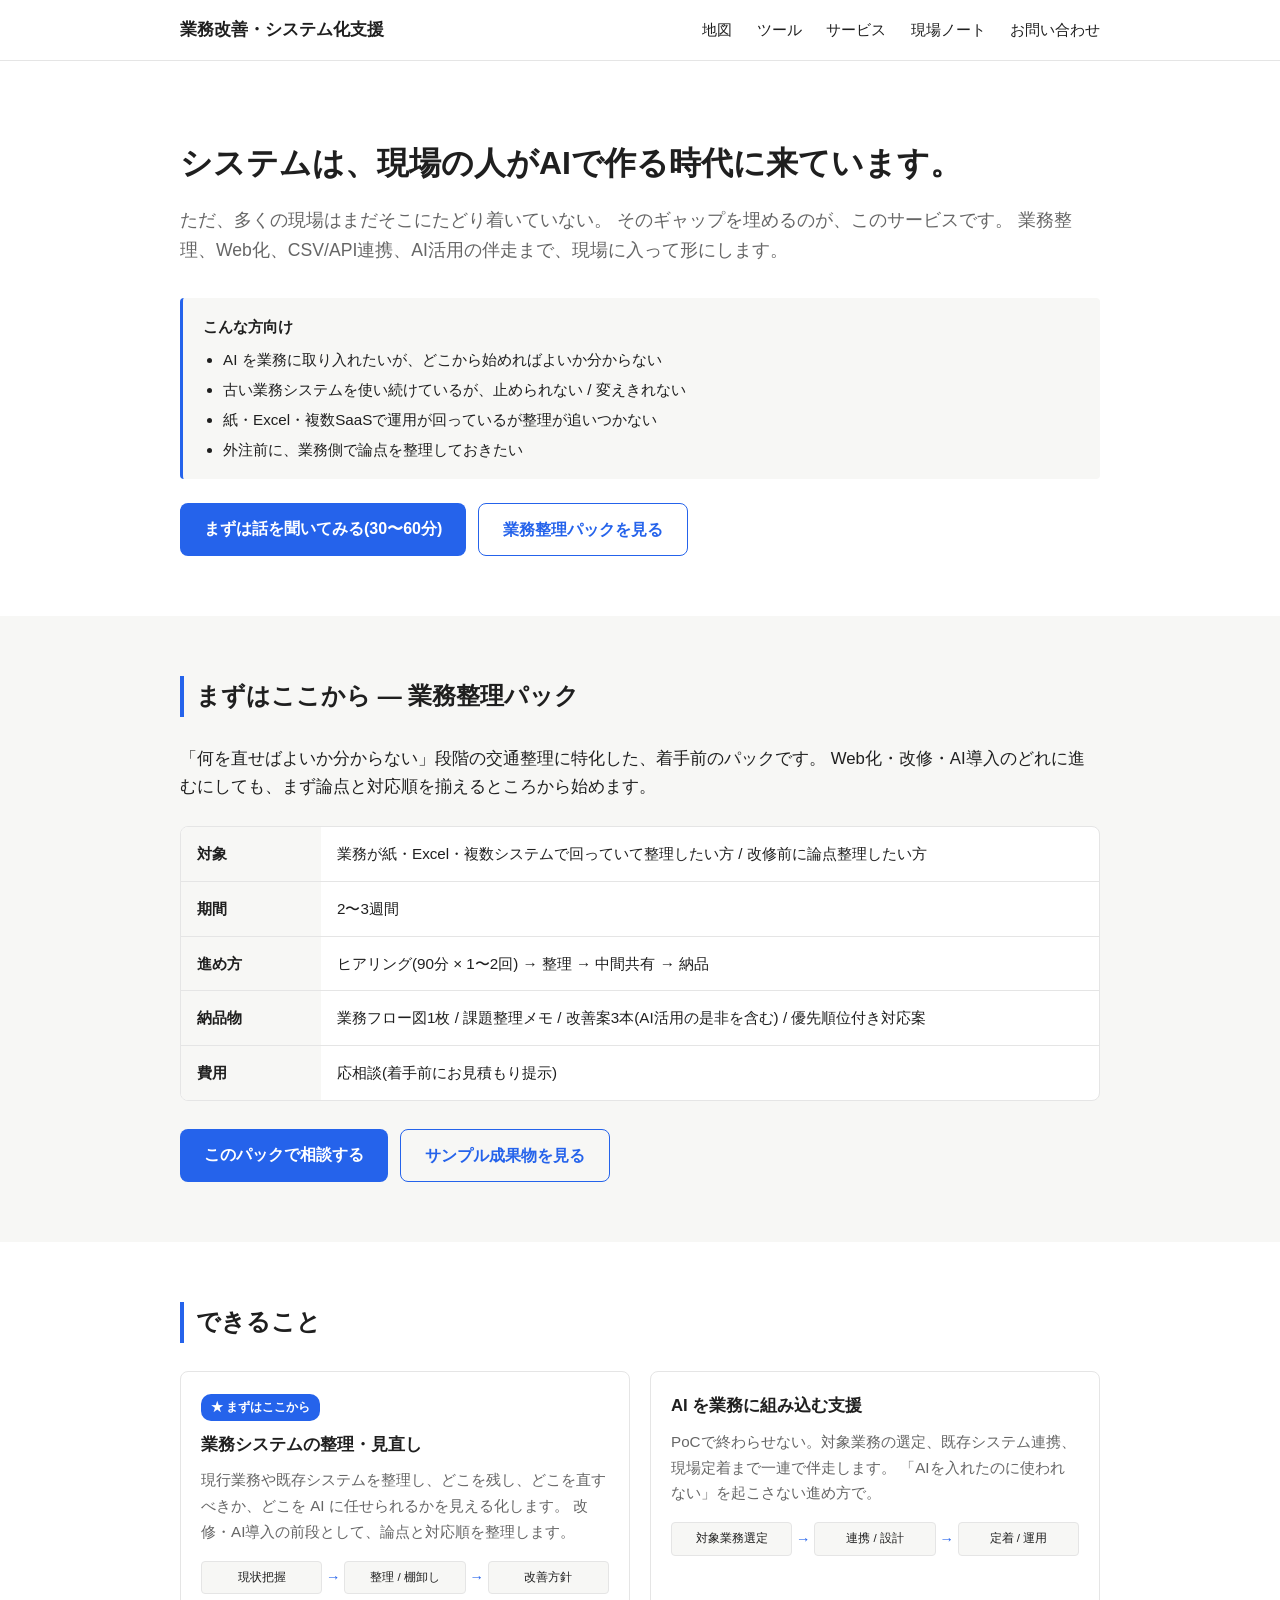
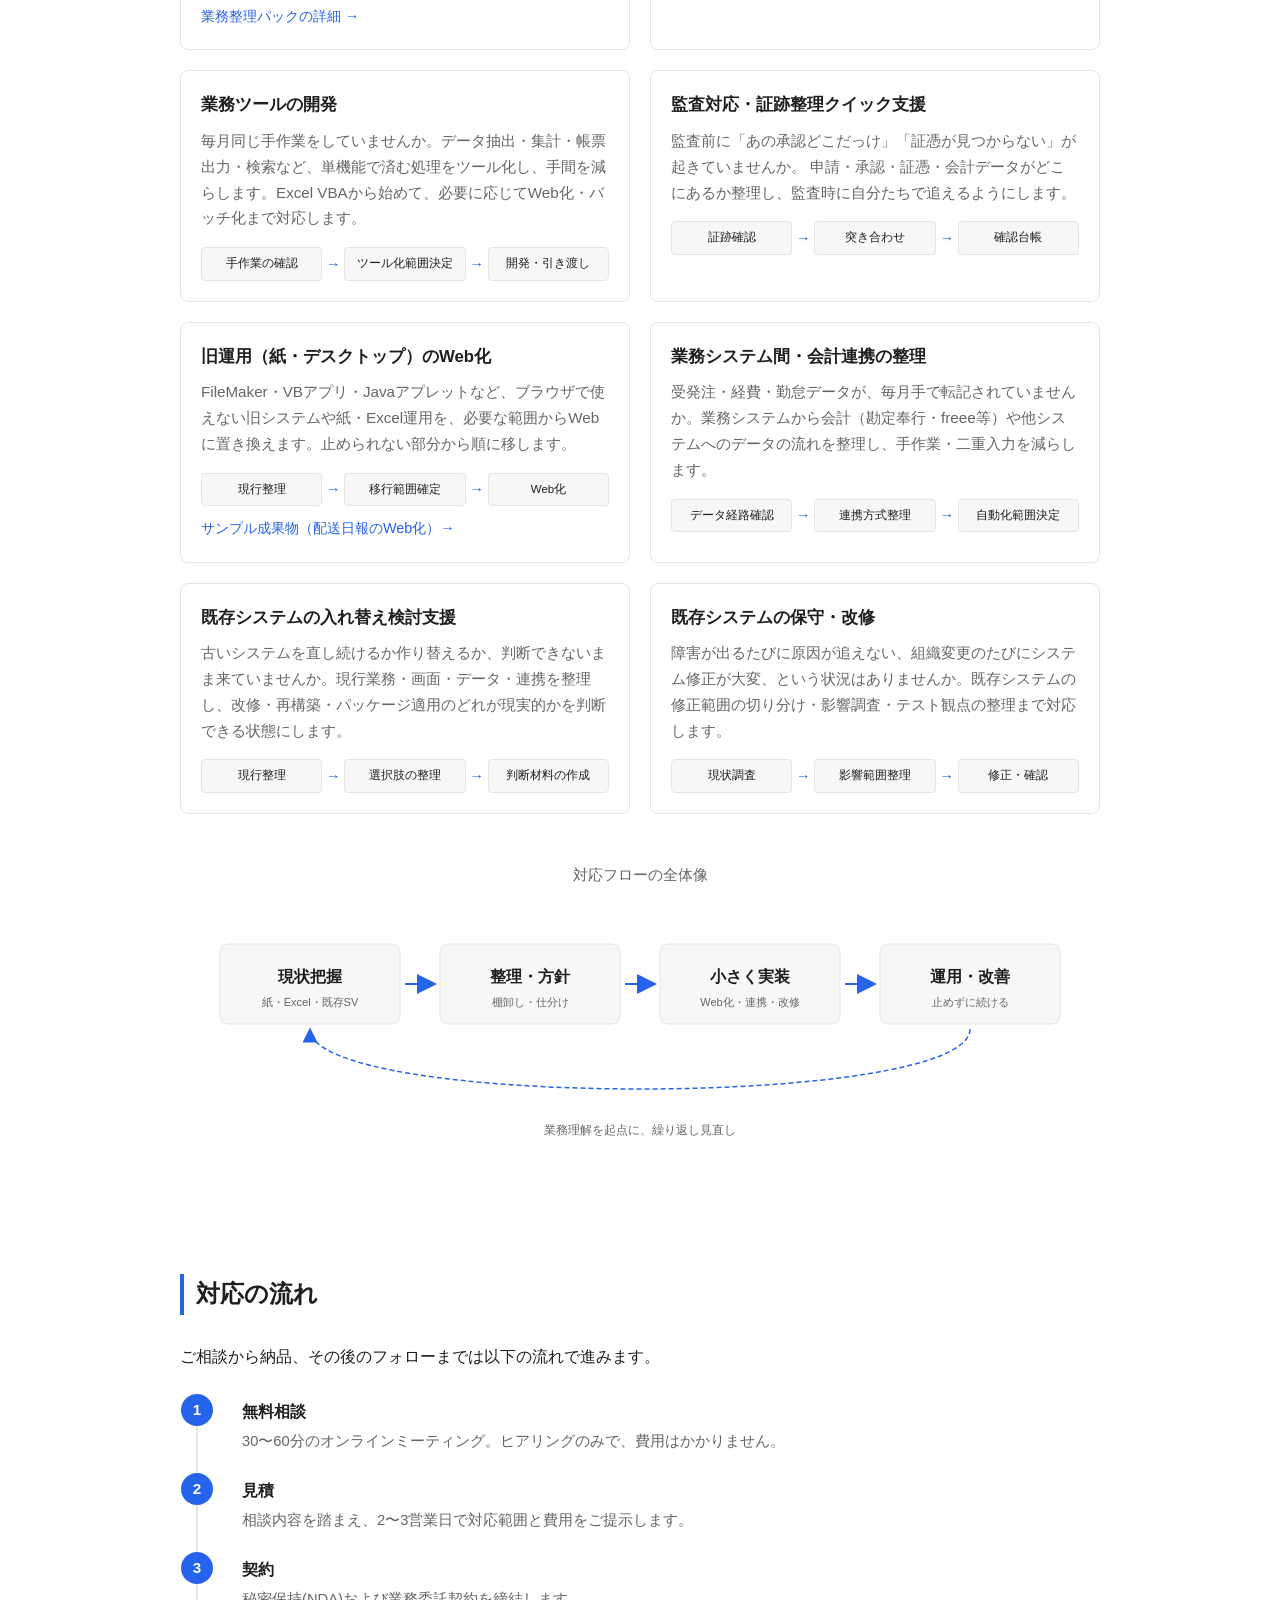
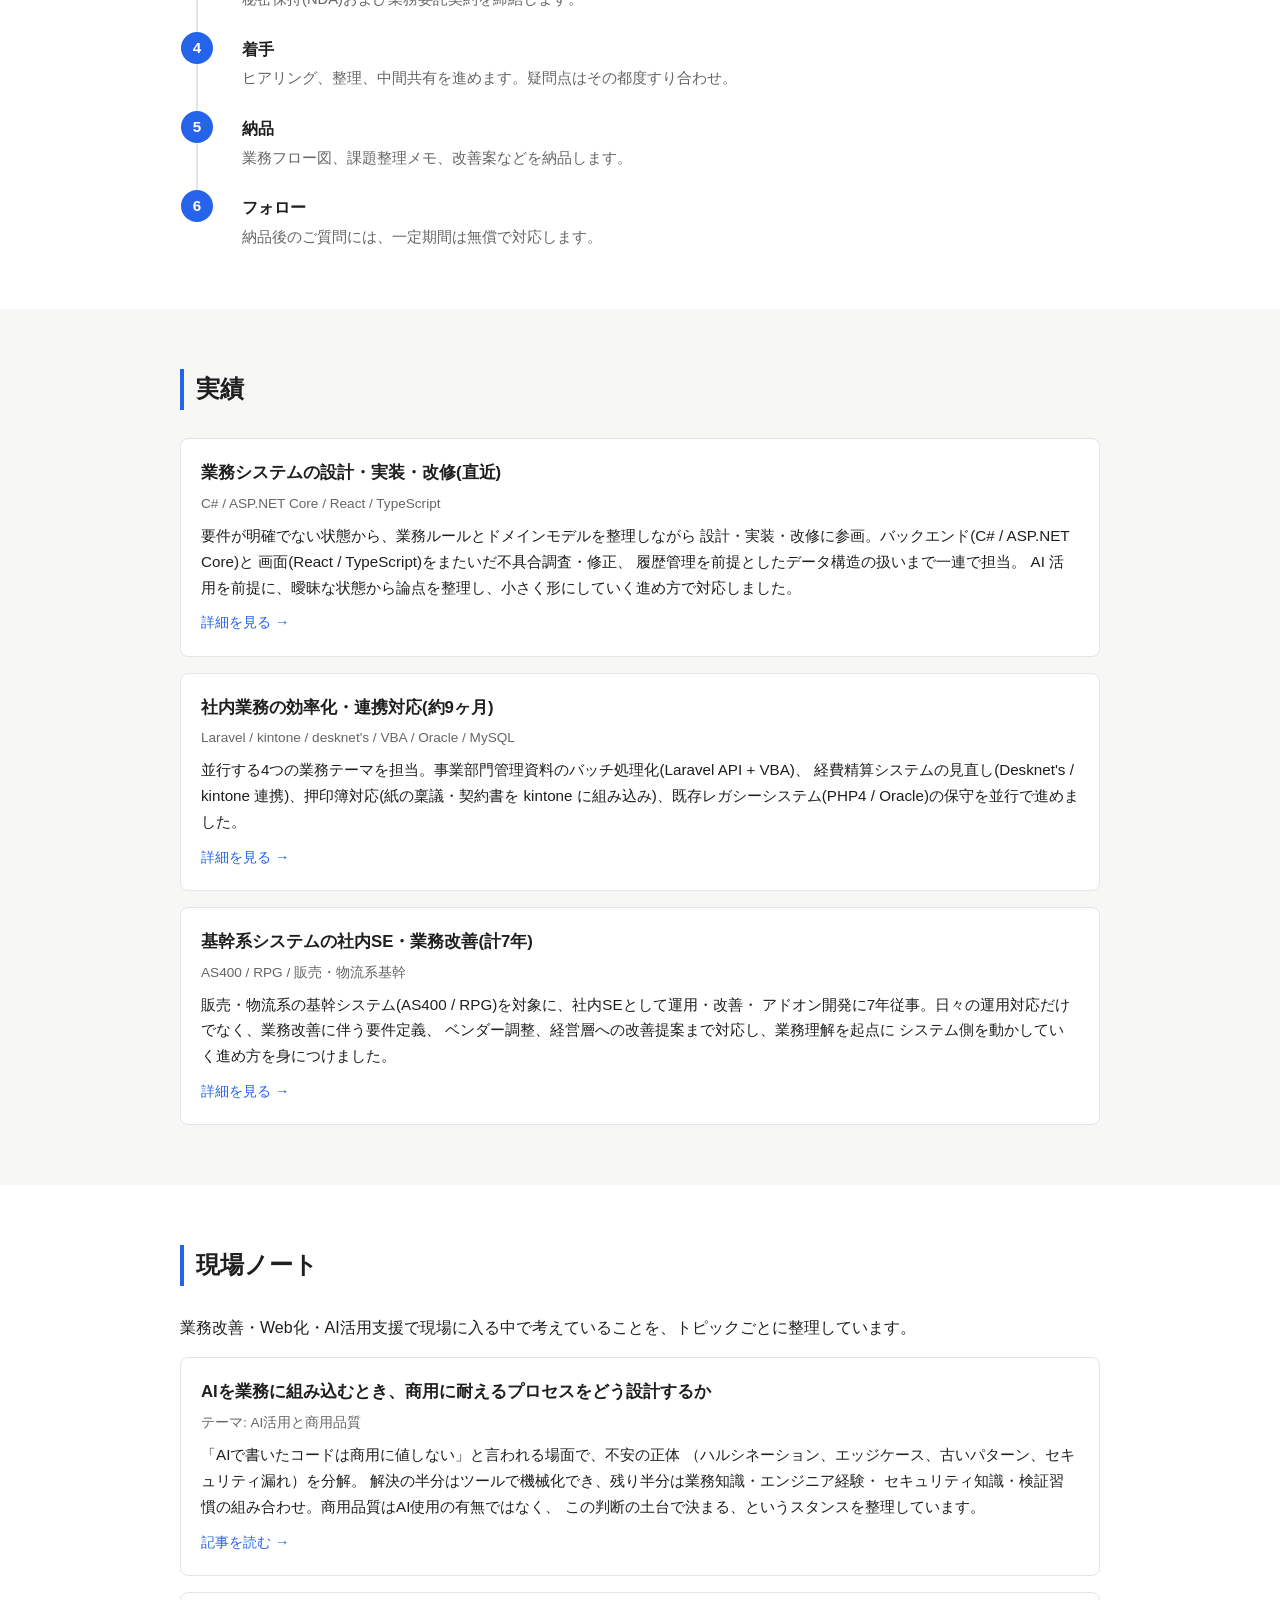
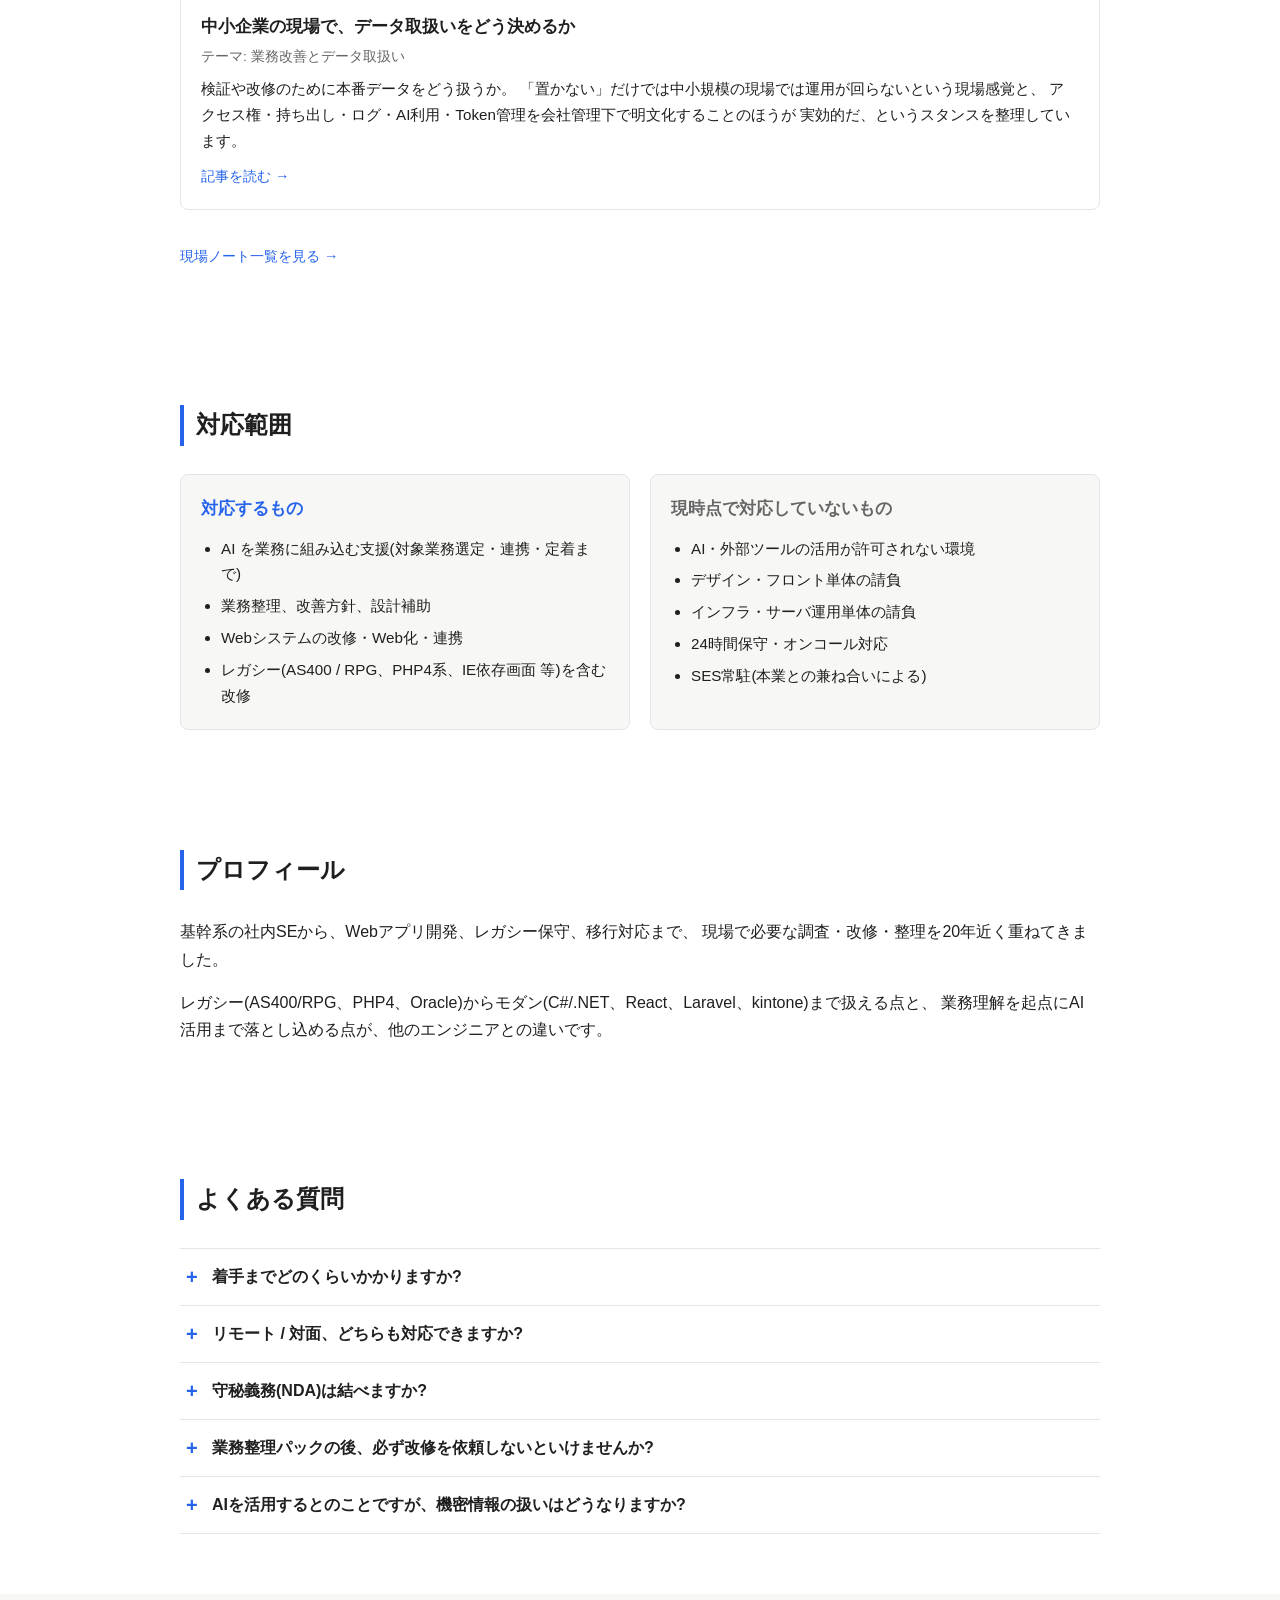
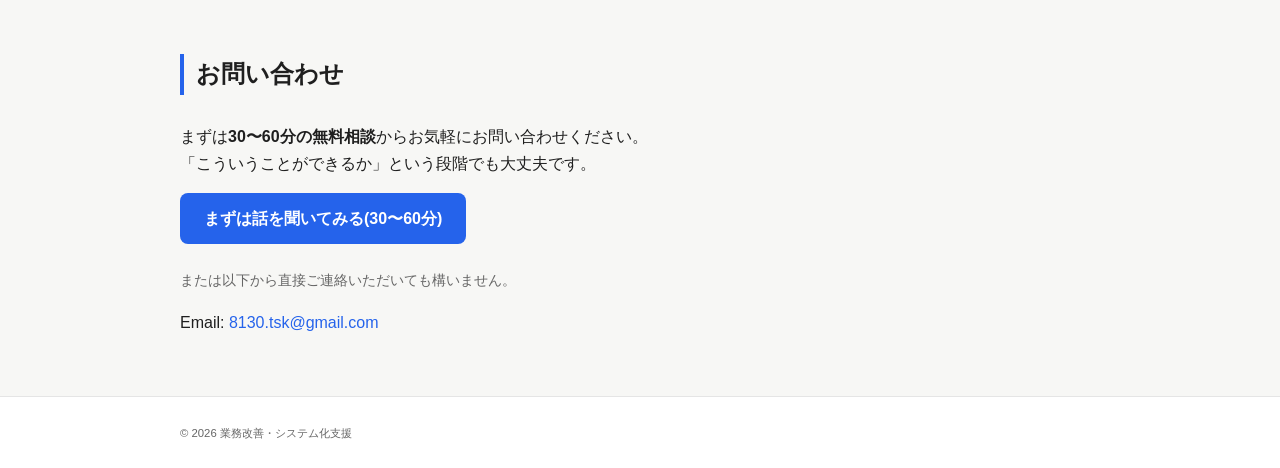
<file: index.html>
<!DOCTYPE html>
<html lang="ja">
<head>
  <meta charset="UTF-8" />
  <meta name="viewport" content="width=device-width, initial-scale=1.0" />
  <title>業務整理・Web化・AI活用支援 | 業務改善・システム化支援</title>
  <meta name="description" content="システムは、現場の人がAIで作る時代へ。そこに至るまでのギャップを埋めるサービスです。業務整理、Web化、CSV/API連携、AI活用の伴走まで、中小企業の業務改善に現場目線で入ります。" />
  <link rel="stylesheet" href="assets/style.css" />
  <!-- Google tag (gtag.js) -->
  <script async src="https://www.googletagmanager.com/gtag/js?id=G-YSGY8PW4ZS"></script>
  <script>
    window.dataLayer = window.dataLayer || [];
    function gtag(){dataLayer.push(arguments);}
    gtag('js', new Date());
    gtag('config', 'G-YSGY8PW4ZS');
  </script>
</head>
<body>
  <header class="site-header">
    <div class="container">
      <a href="./" class="site-title">業務改善・システム化支援</a>
      <nav class="site-nav">
        <a href="guide.html">地図</a>
        <a href="guide-tools.html">ツール</a>
        <a href="#services">サービス</a>
        <a href="notes.html">現場ノート</a>
        <a href="#contact">お問い合わせ</a>
      </nav>
    </div>
  </header>

  <main>
    <section class="hero">
      <div class="container">
        <h1>システムは、現場の人がAIで作る時代に来ています。</h1>
        <p class="lead">
          ただ、多くの現場はまだそこにたどり着いていない。
          そのギャップを埋めるのが、このサービスです。
          業務整理、Web化、CSV/API連携、AI活用の伴走まで、現場に入って形にします。
        </p>
        <div class="target-list">
          <p class="target-list-heading">こんな方向け</p>
          <ul>
            <li>AI を業務に取り入れたいが、どこから始めればよいか分からない</li>
            <li>古い業務システムを使い続けているが、止められない / 変えきれない</li>
            <li>紙・Excel・複数SaaSで運用が回っているが整理が追いつかない</li>
            <li>外注前に、業務側で論点を整理しておきたい</li>
          </ul>
        </div>
        <div class="cta-group">
          <a class="btn-primary" href="#contact">まずは話を聞いてみる(30〜60分)</a>
          <a class="btn-secondary" href="#main-product">業務整理パックを見る</a>
        </div>
      </div>
    </section>

    <section id="main-product" class="section section-alt">
      <div class="container">
        <h2>まずはここから — 業務整理パック</h2>
        <p class="main-product-lead">
          「何を直せばよいか分からない」段階の交通整理に特化した、着手前のパックです。
          Web化・改修・AI導入のどれに進むにしても、まず論点と対応順を揃えるところから始めます。
        </p>
        <dl class="main-product">
          <div>
            <dt>対象</dt>
            <dd>業務が紙・Excel・複数システムで回っていて整理したい方 / 改修前に論点整理したい方</dd>
          </div>
          <div>
            <dt>期間</dt>
            <dd>2〜3週間</dd>
          </div>
          <div>
            <dt>進め方</dt>
            <dd>ヒアリング(90分 × 1〜2回) → 整理 → 中間共有 → 納品</dd>
          </div>
          <div>
            <dt>納品物</dt>
            <dd>業務フロー図1枚 / 課題整理メモ / 改善案3本(AI活用の是非を含む) / 優先順位付き対応案</dd>
          </div>
          <div>
            <dt>費用</dt>
            <dd>応相談(着手前にお見積もり提示)</dd>
          </div>
        </dl>
        <div class="cta-group">
          <a class="btn-primary" href="#contact">このパックで相談する</a>
          <a class="btn-secondary" href="sample-business-analysis.html">サンプル成果物を見る</a>
        </div>
      </div>
    </section>

    <section id="services" class="section">
      <div class="container">
        <h2>できること</h2>
        <div class="cards">
          <article class="card card-featured">
            <span class="card-badge">★ まずはここから</span>
            <h3>業務システムの整理・見直し</h3>
            <p>
              現行業務や既存システムを整理し、どこを残し、どこを直すべきか、どこを AI に任せられるかを見える化します。
              改修・AI導入の前段として、論点と対応順を整理します。
            </p>
            <div class="flow">
              <div class="flow-box">現状把握</div>
              <div class="flow-arrow">→</div>
              <div class="flow-box">整理 / 棚卸し</div>
              <div class="flow-arrow">→</div>
              <div class="flow-box">改善方針</div>
            </div>
            <a class="works-link" href="#main-product">業務整理パックの詳細 →</a>
          </article>
          <article class="card">
            <h3>AI を業務に組み込む支援</h3>
            <p>
              PoCで終わらせない。対象業務の選定、既存システム連携、現場定着まで一連で伴走します。
              「AIを入れたのに使われない」を起こさない進め方で。
            </p>
            <div class="flow">
              <div class="flow-box">対象業務選定</div>
              <div class="flow-arrow">→</div>
              <div class="flow-box">連携 / 設計</div>
              <div class="flow-arrow">→</div>
              <div class="flow-box">定着 / 運用</div>
            </div>
          </article>
          <article class="card">
            <h3>業務ツールの開発</h3>
            <p>
              毎月同じ手作業をしていませんか。データ抽出・集計・帳票出力・検索など、単機能で済む処理をツール化し、手間を減らします。Excel VBAから始めて、必要に応じてWeb化・バッチ化まで対応します。
            </p>
            <div class="flow">
              <div class="flow-box">手作業の確認</div>
              <div class="flow-arrow">→</div>
              <div class="flow-box">ツール化範囲決定</div>
              <div class="flow-arrow">→</div>
              <div class="flow-box">開発・引き渡し</div>
            </div>
          </article>
          <article class="card">
            <h3>監査対応・証跡整理クイック支援</h3>
            <p>
              監査前に「あの承認どこだっけ」「証憑が見つからない」が起きていませんか。
              申請・承認・証憑・会計データがどこにあるか整理し、監査時に自分たちで追えるようにします。
            </p>
            <div class="flow">
              <div class="flow-box">証跡確認</div>
              <div class="flow-arrow">→</div>
              <div class="flow-box">突き合わせ</div>
              <div class="flow-arrow">→</div>
              <div class="flow-box">確認台帳</div>
            </div>
          </article>
          <article class="card">
            <h3>旧運用（紙・デスクトップ）のWeb化</h3>
            <p>
              FileMaker・VBアプリ・Javaアプレットなど、ブラウザで使えない旧システムや紙・Excel運用を、必要な範囲からWebに置き換えます。止められない部分から順に移します。
            </p>
            <div class="flow">
              <div class="flow-box">現行整理</div>
              <div class="flow-arrow">→</div>
              <div class="flow-box">移行範囲確定</div>
              <div class="flow-arrow">→</div>
              <div class="flow-box">Web化</div>
            </div>
            <a class="works-link" href="sample-daily-report.html">サンプル成果物（配送日報のWeb化）→</a>
          </article>
          <article class="card">
            <h3>業務システム間・会計連携の整理</h3>
            <p>
              受発注・経費・勤怠データが、毎月手で転記されていませんか。業務システムから会計（勘定奉行・freee等）や他システムへのデータの流れを整理し、手作業・二重入力を減らします。
            </p>
            <div class="flow">
              <div class="flow-box">データ経路確認</div>
              <div class="flow-arrow">→</div>
              <div class="flow-box">連携方式整理</div>
              <div class="flow-arrow">→</div>
              <div class="flow-box">自動化範囲決定</div>
            </div>
          </article>
          <article class="card">
            <h3>既存システムの入れ替え検討支援</h3>
            <p>
              古いシステムを直し続けるか作り替えるか、判断できないまま来ていませんか。現行業務・画面・データ・連携を整理し、改修・再構築・パッケージ適用のどれが現実的かを判断できる状態にします。
            </p>
            <div class="flow">
              <div class="flow-box">現行整理</div>
              <div class="flow-arrow">→</div>
              <div class="flow-box">選択肢の整理</div>
              <div class="flow-arrow">→</div>
              <div class="flow-box">判断材料の作成</div>
            </div>
          </article>
          <article class="card">
            <h3>既存システムの保守・改修</h3>
            <p>
              障害が出るたびに原因が追えない、組織変更のたびにシステム修正が大変、という状況はありませんか。既存システムの修正範囲の切り分け・影響調査・テスト観点の整理まで対応します。
            </p>
            <div class="flow">
              <div class="flow-box">現状調査</div>
              <div class="flow-arrow">→</div>
              <div class="flow-box">影響範囲整理</div>
              <div class="flow-arrow">→</div>
              <div class="flow-box">修正・確認</div>
            </div>
          </article>
        </div>

        <figure class="overview-diagram">
          <figcaption>対応フローの全体像</figcaption>
          <div class="overview-diagram-wrap">
            <svg xmlns="http://www.w3.org/2000/svg" viewBox="0 0 920 250" role="img" aria-label="現状把握から整理・実装・運用改善までの流れ">
              <defs>
                <marker id="arrowhead" markerWidth="10" markerHeight="10" refX="9" refY="5" orient="auto">
                  <polygon points="0,0 10,5 0,10" fill="#2563eb" />
                </marker>
              </defs>
              <g font-family="-apple-system, BlinkMacSystemFont, 'Helvetica Neue', 'Hiragino Sans', 'Hiragino Kaku Gothic ProN', 'Noto Sans JP', sans-serif">
                <!-- Box 1: 現状把握 -->
                <rect x="40" y="40" width="180" height="80" rx="8" fill="#f7f7f5" stroke="#e5e5e5" />
                <text x="130" y="78" text-anchor="middle" font-size="16" font-weight="700" fill="#1f1f1f">現状把握</text>
                <text x="130" y="102" text-anchor="middle" font-size="11" fill="#666">紙・Excel・既存SV</text>

                <!-- Arrow 1→2 -->
                <line x1="225" y1="80" x2="255" y2="80" stroke="#2563eb" stroke-width="2" marker-end="url(#arrowhead)" />

                <!-- Box 2: 整理・方針 -->
                <rect x="260" y="40" width="180" height="80" rx="8" fill="#f7f7f5" stroke="#e5e5e5" />
                <text x="350" y="78" text-anchor="middle" font-size="16" font-weight="700" fill="#1f1f1f">整理・方針</text>
                <text x="350" y="102" text-anchor="middle" font-size="11" fill="#666">棚卸し・仕分け</text>

                <!-- Arrow 2→3 -->
                <line x1="445" y1="80" x2="475" y2="80" stroke="#2563eb" stroke-width="2" marker-end="url(#arrowhead)" />

                <!-- Box 3: 小さく実装 -->
                <rect x="480" y="40" width="180" height="80" rx="8" fill="#f7f7f5" stroke="#e5e5e5" />
                <text x="570" y="78" text-anchor="middle" font-size="16" font-weight="700" fill="#1f1f1f">小さく実装</text>
                <text x="570" y="102" text-anchor="middle" font-size="11" fill="#666">Web化・連携・改修</text>

                <!-- Arrow 3→4 -->
                <line x1="665" y1="80" x2="695" y2="80" stroke="#2563eb" stroke-width="2" marker-end="url(#arrowhead)" />

                <!-- Box 4: 運用・改善 -->
                <rect x="700" y="40" width="180" height="80" rx="8" fill="#f7f7f5" stroke="#e5e5e5" />
                <text x="790" y="78" text-anchor="middle" font-size="16" font-weight="700" fill="#1f1f1f">運用・改善</text>
                <text x="790" y="102" text-anchor="middle" font-size="11" fill="#666">止めずに続ける</text>

                <!-- Feedback loop -->
                <path d="M 790 125 C 790 205, 130 205, 130 125" stroke="#2563eb" stroke-width="1.5" stroke-dasharray="5 3" fill="none" marker-end="url(#arrowhead)" />
                <text x="460" y="230" text-anchor="middle" font-size="12" fill="#666">業務理解を起点に、繰り返し見直し</text>
              </g>
            </svg>
          </div>
        </figure>
      </div>
    </section>

    <section id="process" class="section">
      <div class="container">
        <h2>対応の流れ</h2>
        <p>ご相談から納品、その後のフォローまでは以下の流れで進みます。</p>
        <ol class="process-steps">
          <li>
            <strong>無料相談</strong>
            <p>30〜60分のオンラインミーティング。ヒアリングのみで、費用はかかりません。</p>
          </li>
          <li>
            <strong>見積</strong>
            <p>相談内容を踏まえ、2〜3営業日で対応範囲と費用をご提示します。</p>
          </li>
          <li>
            <strong>契約</strong>
            <p>秘密保持(NDA)および業務委託契約を締結します。</p>
          </li>
          <li>
            <strong>着手</strong>
            <p>ヒアリング、整理、中間共有を進めます。疑問点はその都度すり合わせ。</p>
          </li>
          <li>
            <strong>納品</strong>
            <p>業務フロー図、課題整理メモ、改善案などを納品します。</p>
          </li>
          <li>
            <strong>フォロー</strong>
            <p>納品後のご質問には、一定期間は無償で対応します。</p>
          </li>
        </ol>
      </div>
    </section>

    <section id="works" class="section section-alt">
      <div class="container">
        <h2>実績</h2>
        <ul class="works">
          <li>
            <strong>業務システムの設計・実装・改修(直近)</strong>
            <span>C# / ASP.NET Core / React / TypeScript</span>
            <p>
              要件が明確でない状態から、業務ルールとドメインモデルを整理しながら
              設計・実装・改修に参画。バックエンド(C# / ASP.NET Core)と
              画面(React / TypeScript)をまたいだ不具合調査・修正、
              履歴管理を前提としたデータ構造の扱いまで一連で担当。
              AI 活用を前提に、曖昧な状態から論点を整理し、小さく形にしていく進め方で対応しました。
            </p>
            <a class="works-link" href="case-domain-design.html">詳細を見る →</a>
          </li>
          <li>
            <strong>社内業務の効率化・連携対応(約9ヶ月)</strong>
            <span>Laravel / kintone / desknet's / VBA / Oracle / MySQL</span>
            <p>
              並行する4つの業務テーマを担当。事業部門管理資料のバッチ処理化(Laravel API + VBA)、
              経費精算システムの見直し(Desknet's / kintone 連携)、押印簿対応(紙の稟議・契約書を
              kintone に組み込み)、既存レガシーシステム(PHP4 / Oracle)の保守を並行で進めました。
            </p>
            <a class="works-link" href="case-internal-systems.html">詳細を見る →</a>
          </li>
          <li>
            <strong>基幹系システムの社内SE・業務改善(計7年)</strong>
            <span>AS400 / RPG / 販売・物流系基幹</span>
            <p>
              販売・物流系の基幹システム(AS400 / RPG)を対象に、社内SEとして運用・改善・
              アドオン開発に7年従事。日々の運用対応だけでなく、業務改善に伴う要件定義、
              ベンダー調整、経営層への改善提案まで対応し、業務理解を起点に
              システム側を動かしていく進め方を身につけました。
            </p>
            <a class="works-link" href="case-core-systems.html">詳細を見る →</a>
          </li>
        </ul>
      </div>
    </section>

    <section id="notes" class="section">
      <div class="container">
        <h2>現場ノート</h2>
        <p>業務改善・Web化・AI活用支援で現場に入る中で考えていることを、トピックごとに整理しています。</p>
        <ul class="works">
          <li>
            <strong>AIを業務に組み込むとき、商用に耐えるプロセスをどう設計するか</strong>
            <span>テーマ: AI活用と商用品質</span>
            <p>
              「AIで書いたコードは商用に値しない」と言われる場面で、不安の正体
              （ハルシネーション、エッジケース、古いパターン、セキュリティ漏れ）を分解。
              解決の半分はツールで機械化でき、残り半分は業務知識・エンジニア経験・
              セキュリティ知識・検証習慣の組み合わせ。商用品質はAI使用の有無ではなく、
              この判断の土台で決まる、というスタンスを整理しています。
            </p>
            <a class="works-link" href="notes/ai-commercial-process.html">記事を読む →</a>
          </li>
          <li>
            <strong>中小企業の現場で、データ取扱いをどう決めるか</strong>
            <span>テーマ: 業務改善とデータ取扱い</span>
            <p>
              検証や改修のために本番データをどう扱うか。
              「置かない」だけでは中小規模の現場では運用が回らないという現場感覚と、
              アクセス権・持ち出し・ログ・AI利用・Token管理を会社管理下で明文化することのほうが
              実効的だ、というスタンスを整理しています。
            </p>
            <a class="works-link" href="notes/dev-prod-data.html">記事を読む →</a>
          </li>
        </ul>
        <p style="margin-top: 1.5em;">
          <a class="works-link" href="notes.html">現場ノート一覧を見る →</a>
        </p>
      </div>
    </section>

    <section id="scope" class="section">
      <div class="container">
        <h2>対応範囲</h2>
        <div class="scope-grid">
          <div class="scope-box scope-yes">
            <h3>対応するもの</h3>
            <ul>
              <li>AI を業務に組み込む支援(対象業務選定・連携・定着まで)</li>
              <li>業務整理、改善方針、設計補助</li>
              <li>Webシステムの改修・Web化・連携</li>
              <li>レガシー(AS400 / RPG、PHP4系、IE依存画面 等)を含む改修</li>
            </ul>
          </div>
          <div class="scope-box scope-no">
            <h3>現時点で対応していないもの</h3>
            <ul>
              <li>AI・外部ツールの活用が許可されない環境</li>
              <li>デザイン・フロント単体の請負</li>
              <li>インフラ・サーバ運用単体の請負</li>
              <li>24時間保守・オンコール対応</li>
              <li>SES常駐(本業との兼ね合いによる)</li>
            </ul>
          </div>
        </div>
      </div>
    </section>

    <section id="about" class="section">
      <div class="container">
        <h2>プロフィール</h2>
        <p>
          基幹系の社内SEから、Webアプリ開発、レガシー保守、移行対応まで、
          現場で必要な調査・改修・整理を20年近く重ねてきました。
        </p>
        <p>
          レガシー(AS400/RPG、PHP4、Oracle)からモダン(C#/.NET、React、Laravel、kintone)まで扱える点と、
          業務理解を起点にAI活用まで落とし込める点が、他のエンジニアとの違いです。
        </p>
      </div>
    </section>

    <section id="faq" class="section">
      <div class="container">
        <h2>よくある質問</h2>
        <ul class="faq-list">
          <li>
            <details>
              <summary>着手までどのくらいかかりますか?</summary>
              <p>ご相談から見積提示まで2〜3営業日、着手はご契約後おおむね1〜2週間以内を目安にしています。</p>
            </details>
          </li>
          <li>
            <details>
              <summary>リモート / 対面、どちらも対応できますか?</summary>
              <p>基本はリモート(オンラインMTG)で進めます。必要に応じて対面も相談可能です。</p>
            </details>
          </li>
          <li>
            <details>
              <summary>守秘義務(NDA)は結べますか?</summary>
              <p>はい。着手前にNDA(秘密保持契約)を締結します。業務委託契約と併せて締結するのが通常です。</p>
            </details>
          </li>
          <li>
            <details>
              <summary>業務整理パックの後、必ず改修を依頼しないといけませんか?</summary>
              <p>いいえ。パック単体で完結する設計です。整理後に他社さんへ依頼される、社内で進められる、でも構いません。</p>
            </details>
          </li>
          <li>
            <details>
              <summary>AIを活用するとのことですが、機密情報の扱いはどうなりますか?</summary>
              <p>使用する AI ツールのデータ取扱方針を踏まえ、案件の機密性に応じた運用ルールを着手前にすり合わせます。</p>
            </details>
          </li>
        </ul>
      </div>
    </section>

    <section id="contact" class="section section-alt">
      <div class="container">
        <h2>お問い合わせ</h2>
        <p>
          まずは<strong>30〜60分の無料相談</strong>からお気軽にお問い合わせください。<br />
          「こういうことができるか」という段階でも大丈夫です。
        </p>
        <p>
          <a class="btn-primary" href="mailto:8130.tsk@gmail.com?subject=まずは話を聞いてみる">まずは話を聞いてみる(30〜60分)</a>
        </p>
        <p class="contact-fallback">または以下から直接ご連絡いただいても構いません。</p>
        <ul class="contact-list">
          <li>Email: <a href="mailto:8130.tsk@gmail.com">8130.tsk@gmail.com</a></li>
        </ul>
      </div>
    </section>
  </main>

  <footer class="site-footer">
    <div class="container">
      <small>&copy; <span id="year"></span> 業務改善・システム化支援</small>
    </div>
  </footer>

  <script>
    document.getElementById('year').textContent = new Date().getFullYear();
  </script>
</body>
</html>
</file>
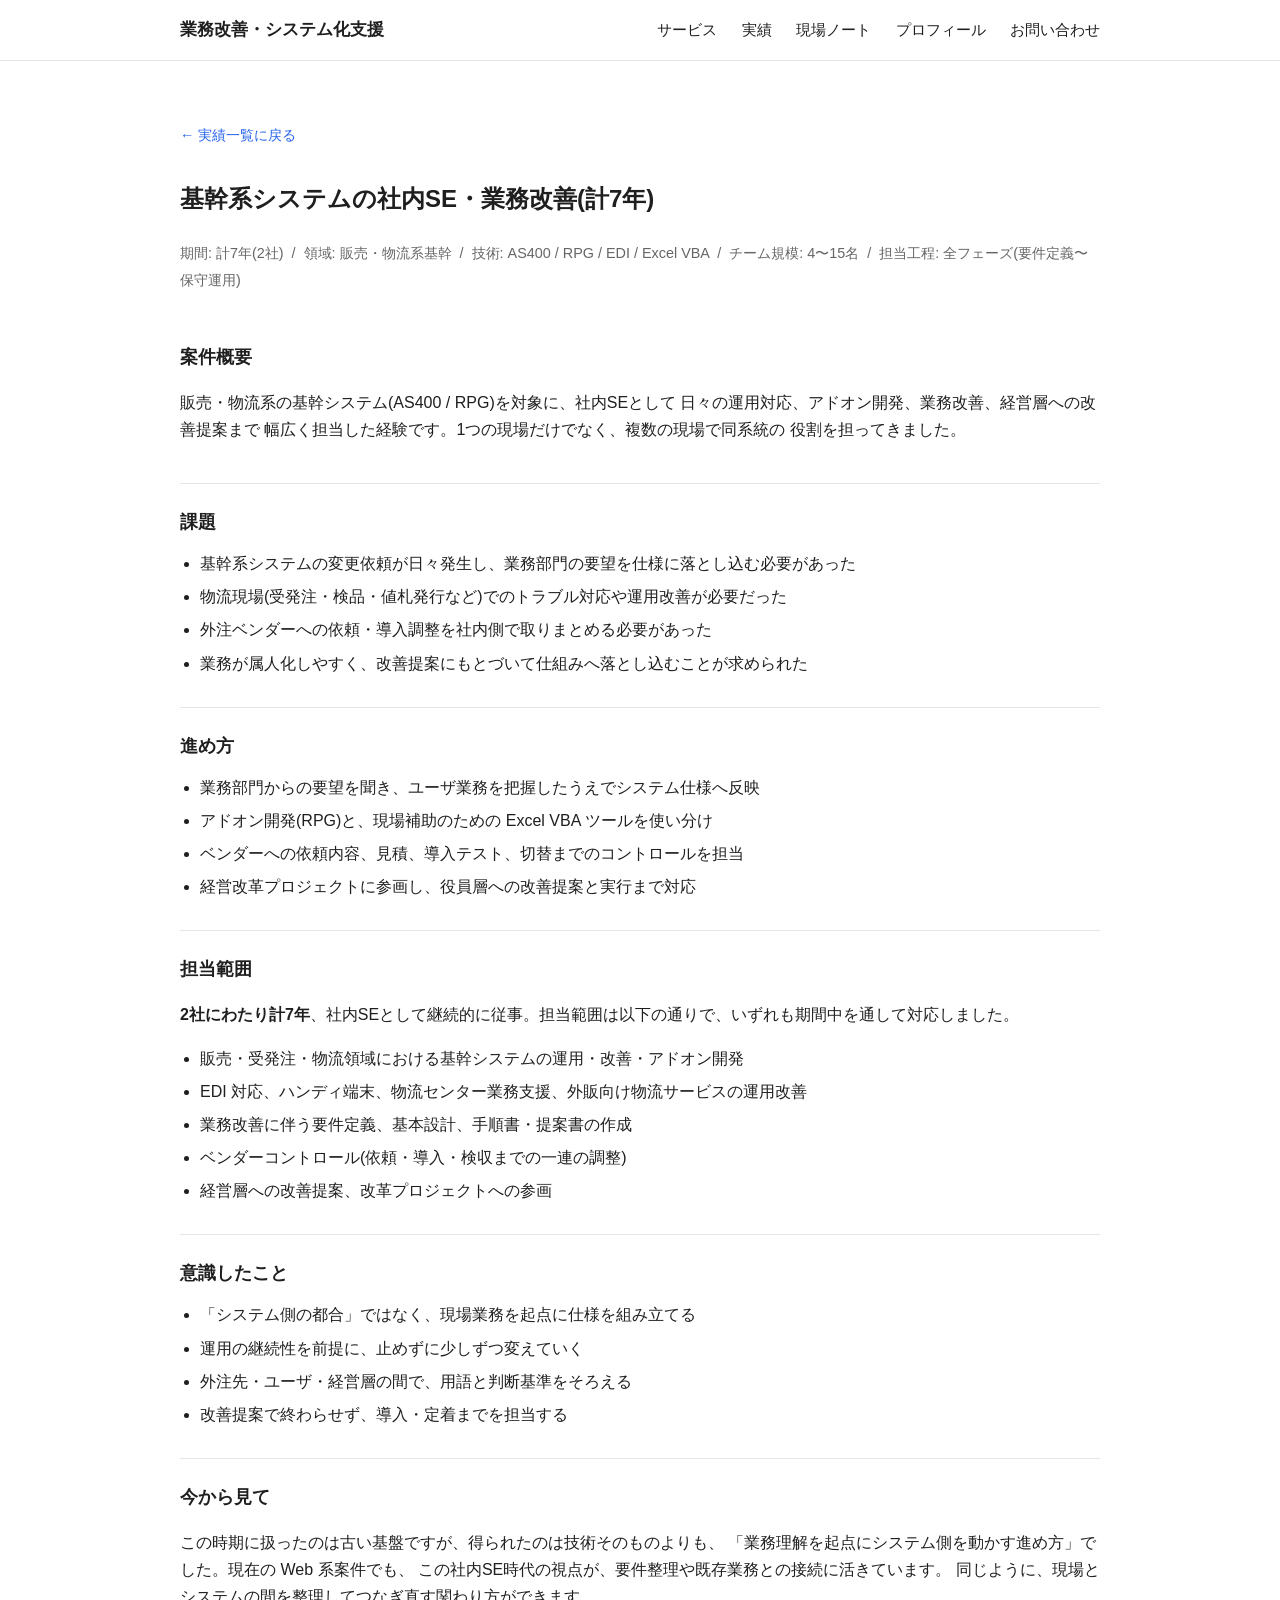
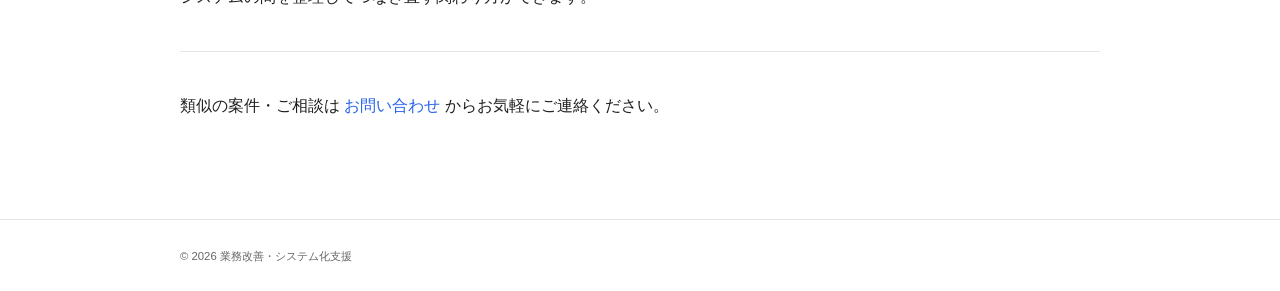
<file: case-core-systems.html>
<!DOCTYPE html>
<html lang="ja">
<head>
  <meta charset="UTF-8" />
  <meta name="viewport" content="width=device-width, initial-scale=1.0" />
  <title>基幹系システムの社内SE・業務改善(計7年) | 業務改善・システム化支援</title>
  <meta name="description" content="販売・物流系の基幹システム(AS400/RPG)を対象に、社内SEとして運用・改善・アドオン開発・要件定義・ベンダー調整・改善提案まで幅広く担当した経験。" />
  <link rel="stylesheet" href="assets/style.css" />
  <!-- Google tag (gtag.js) -->
  <script async src="https://www.googletagmanager.com/gtag/js?id=G-YSGY8PW4ZS"></script>
  <script>
    window.dataLayer = window.dataLayer || [];
    function gtag(){dataLayer.push(arguments);}
    gtag('js', new Date());
    gtag('config', 'G-YSGY8PW4ZS');
  </script>
</head>
<body>
  <header class="site-header">
    <div class="container">
      <a href="./" class="site-title">業務改善・システム化支援</a>
      <nav class="site-nav">
        <a href="index.html#services">サービス</a>
        <a href="index.html#works">実績</a>
        <a href="index.html#notes">現場ノート</a>
        <a href="index.html#about">プロフィール</a>
        <a href="index.html#contact">お問い合わせ</a>
      </nav>
    </div>
  </header>

  <main>
    <section class="section">
      <div class="container">
        <a class="back-link" href="index.html#works">← 実績一覧に戻る</a>
        <h1>基幹系システムの社内SE・業務改善(計7年)</h1>
        <p class="case-meta">
          <span>期間: 計7年(2社)</span>
          <span>領域: 販売・物流系基幹</span>
          <span>技術: AS400 / RPG / EDI / Excel VBA</span>
          <span>チーム規模: 4〜15名</span>
          <span>担当工程: 全フェーズ(要件定義〜保守運用)</span>
        </p>

        <div class="case-section">
          <h3>案件概要</h3>
          <p>
            販売・物流系の基幹システム(AS400 / RPG)を対象に、社内SEとして
            日々の運用対応、アドオン開発、業務改善、経営層への改善提案まで
            幅広く担当した経験です。1つの現場だけでなく、複数の現場で同系統の
            役割を担ってきました。
          </p>
        </div>

        <div class="case-section">
          <h3>課題</h3>
          <ul>
            <li>基幹系システムの変更依頼が日々発生し、業務部門の要望を仕様に落とし込む必要があった</li>
            <li>物流現場(受発注・検品・値札発行など)でのトラブル対応や運用改善が必要だった</li>
            <li>外注ベンダーへの依頼・導入調整を社内側で取りまとめる必要があった</li>
            <li>業務が属人化しやすく、改善提案にもとづいて仕組みへ落とし込むことが求められた</li>
          </ul>
        </div>

        <div class="case-section">
          <h3>進め方</h3>
          <ul>
            <li>業務部門からの要望を聞き、ユーザ業務を把握したうえでシステム仕様へ反映</li>
            <li>アドオン開発(RPG)と、現場補助のための Excel VBA ツールを使い分け</li>
            <li>ベンダーへの依頼内容、見積、導入テスト、切替までのコントロールを担当</li>
            <li>経営改革プロジェクトに参画し、役員層への改善提案と実行まで対応</li>
          </ul>
        </div>

        <div class="case-section">
          <h3>担当範囲</h3>
          <p><strong>2社にわたり計7年</strong>、社内SEとして継続的に従事。担当範囲は以下の通りで、いずれも期間中を通して対応しました。</p>
          <ul>
            <li>販売・受発注・物流領域における基幹システムの運用・改善・アドオン開発</li>
            <li>EDI 対応、ハンディ端末、物流センター業務支援、外販向け物流サービスの運用改善</li>
            <li>業務改善に伴う要件定義、基本設計、手順書・提案書の作成</li>
            <li>ベンダーコントロール(依頼・導入・検収までの一連の調整)</li>
            <li>経営層への改善提案、改革プロジェクトへの参画</li>
          </ul>
        </div>

        <div class="case-section">
          <h3>意識したこと</h3>
          <ul>
            <li>「システム側の都合」ではなく、現場業務を起点に仕様を組み立てる</li>
            <li>運用の継続性を前提に、止めずに少しずつ変えていく</li>
            <li>外注先・ユーザ・経営層の間で、用語と判断基準をそろえる</li>
            <li>改善提案で終わらせず、導入・定着までを担当する</li>
          </ul>
        </div>

        <div class="case-section">
          <h3>今から見て</h3>
          <p>
            この時期に扱ったのは古い基盤ですが、得られたのは技術そのものよりも、
            「業務理解を起点にシステム側を動かす進め方」でした。現在の Web 系案件でも、
            この社内SE時代の視点が、要件整理や既存業務との接続に活きています。
            同じように、現場とシステムの間を整理してつなぎ直す関わり方ができます。
          </p>
        </div>

        <div class="case-section">
          <p>
            類似の案件・ご相談は
            <a href="index.html#contact">お問い合わせ</a>
            からお気軽にご連絡ください。
          </p>
        </div>
      </div>
    </section>
  </main>

  <footer class="site-footer">
    <div class="container">
      <small>&copy; <span id="year"></span> 業務改善・システム化支援</small>
    </div>
  </footer>

  <script>
    document.getElementById('year').textContent = new Date().getFullYear();
  </script>
</body>
</html>
</file>
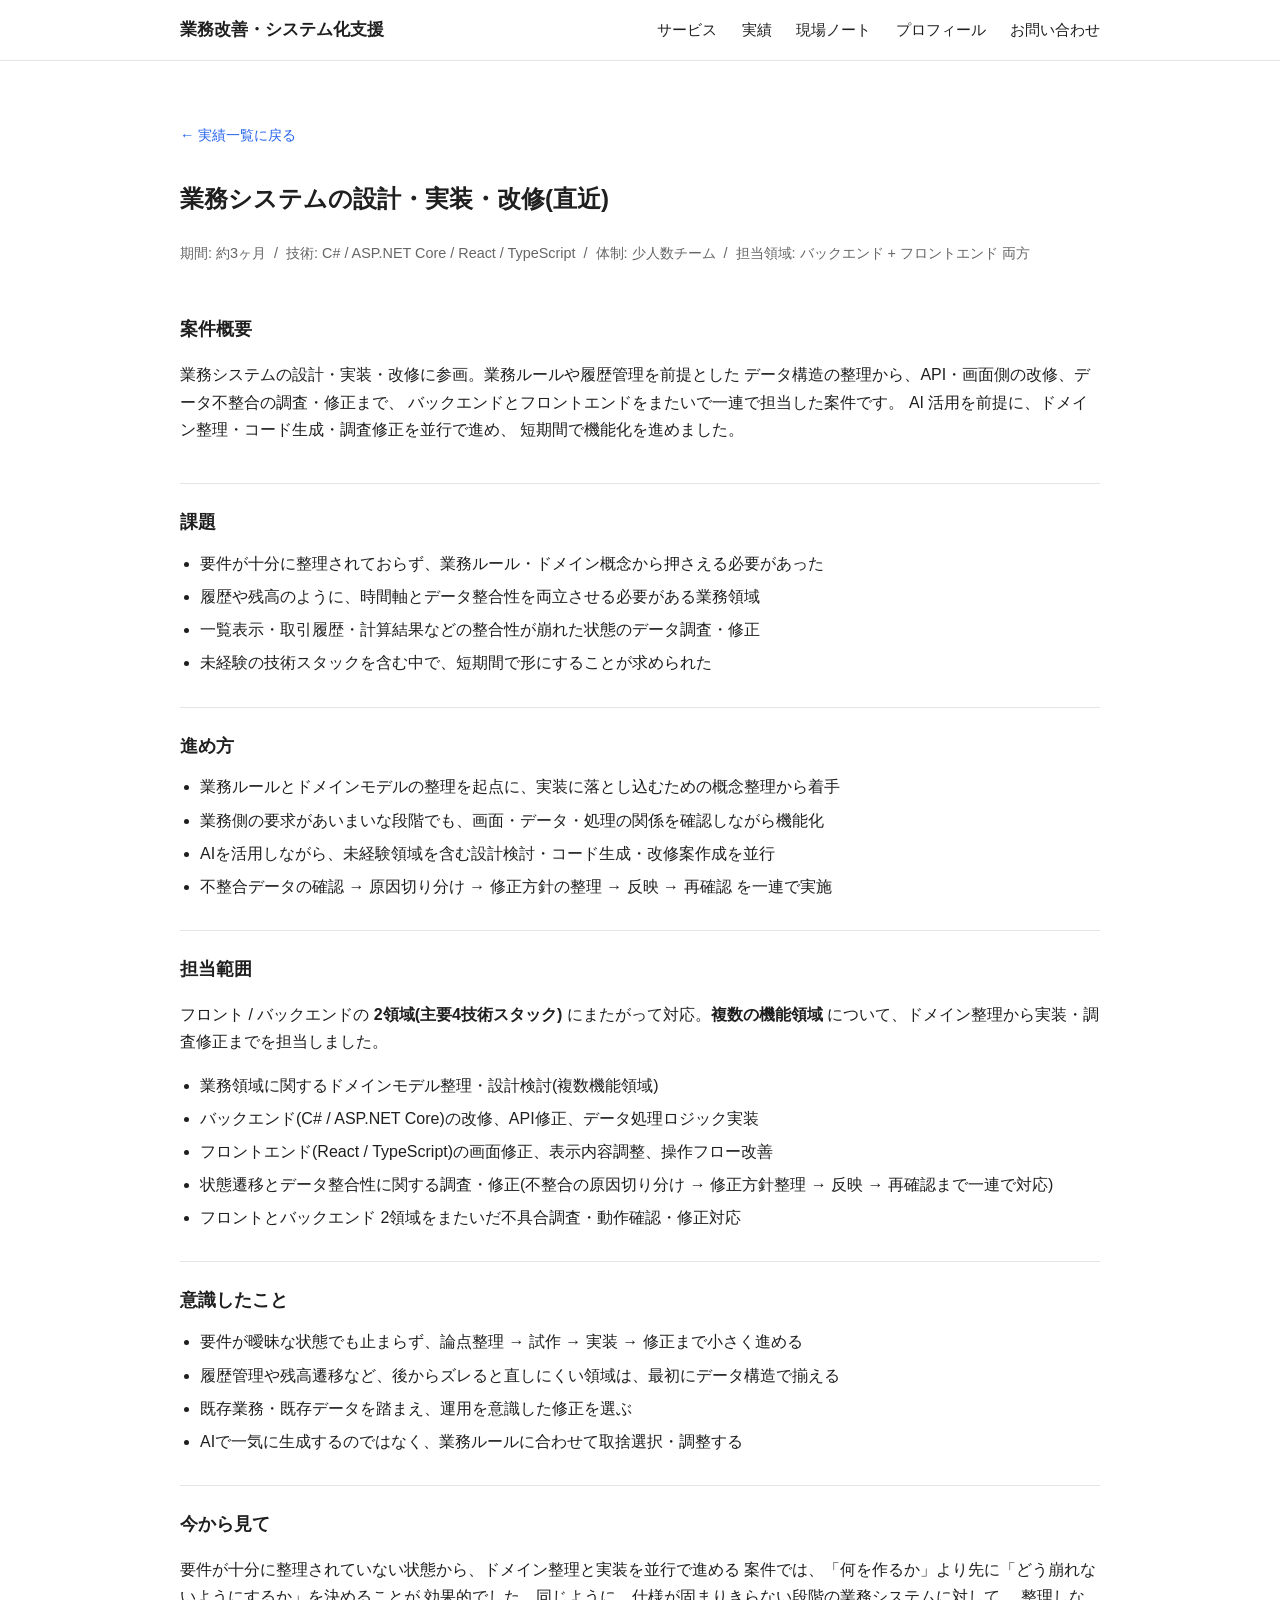
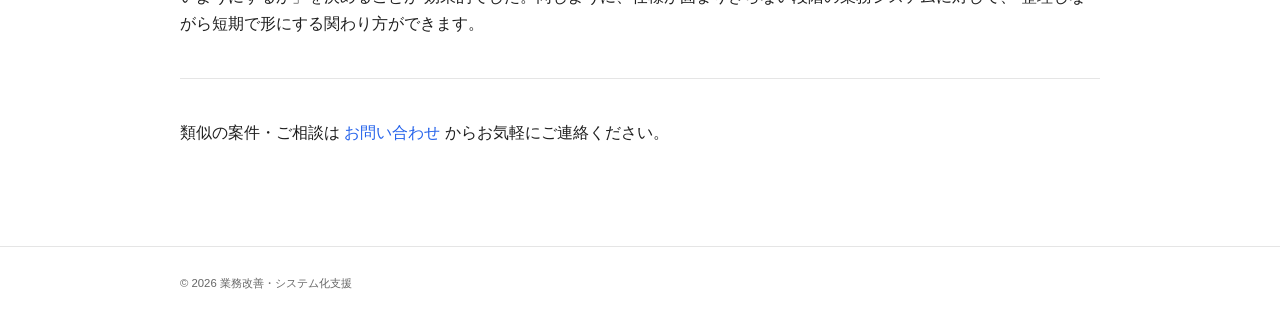
<file: case-domain-design.html>
<!DOCTYPE html>
<html lang="ja">
<head>
  <meta charset="UTF-8" />
  <meta name="viewport" content="width=device-width, initial-scale=1.0" />
  <title>業務システムの設計・実装・改修(直近) | 業務改善・システム化支援</title>
  <meta name="description" content="要件が明確でない状態から、ドメインモデル整理とC#/ASP.NET Core・React/TypeScriptによる設計・実装・改修を短期間で進めた事例。" />
  <link rel="stylesheet" href="assets/style.css" />
  <!-- Google tag (gtag.js) -->
  <script async src="https://www.googletagmanager.com/gtag/js?id=G-YSGY8PW4ZS"></script>
  <script>
    window.dataLayer = window.dataLayer || [];
    function gtag(){dataLayer.push(arguments);}
    gtag('js', new Date());
    gtag('config', 'G-YSGY8PW4ZS');
  </script>
</head>
<body>
  <header class="site-header">
    <div class="container">
      <a href="./" class="site-title">業務改善・システム化支援</a>
      <nav class="site-nav">
        <a href="index.html#services">サービス</a>
        <a href="index.html#works">実績</a>
        <a href="index.html#notes">現場ノート</a>
        <a href="index.html#about">プロフィール</a>
        <a href="index.html#contact">お問い合わせ</a>
      </nav>
    </div>
  </header>

  <main>
    <section class="section">
      <div class="container">
        <a class="back-link" href="index.html#works">← 実績一覧に戻る</a>
        <h1>業務システムの設計・実装・改修(直近)</h1>
        <p class="case-meta">
          <span>期間: 約3ヶ月</span>
          <span>技術: C# / ASP.NET Core / React / TypeScript</span>
          <span>体制: 少人数チーム</span>
          <span>担当領域: バックエンド + フロントエンド 両方</span>
        </p>

        <div class="case-section">
          <h3>案件概要</h3>
          <p>
            業務システムの設計・実装・改修に参画。業務ルールや履歴管理を前提とした
            データ構造の整理から、API・画面側の改修、データ不整合の調査・修正まで、
            バックエンドとフロントエンドをまたいで一連で担当した案件です。
            AI 活用を前提に、ドメイン整理・コード生成・調査修正を並行で進め、
            短期間で機能化を進めました。
          </p>
        </div>

        <div class="case-section">
          <h3>課題</h3>
          <ul>
            <li>要件が十分に整理されておらず、業務ルール・ドメイン概念から押さえる必要があった</li>
            <li>履歴や残高のように、時間軸とデータ整合性を両立させる必要がある業務領域</li>
            <li>一覧表示・取引履歴・計算結果などの整合性が崩れた状態のデータ調査・修正</li>
            <li>未経験の技術スタックを含む中で、短期間で形にすることが求められた</li>
          </ul>
        </div>

        <div class="case-section">
          <h3>進め方</h3>
          <ul>
            <li>業務ルールとドメインモデルの整理を起点に、実装に落とし込むための概念整理から着手</li>
            <li>業務側の要求があいまいな段階でも、画面・データ・処理の関係を確認しながら機能化</li>
            <li>AIを活用しながら、未経験領域を含む設計検討・コード生成・改修案作成を並行</li>
            <li>不整合データの確認 → 原因切り分け → 修正方針の整理 → 反映 → 再確認 を一連で実施</li>
          </ul>
        </div>

        <div class="case-section">
          <h3>担当範囲</h3>
          <p>フロント / バックエンドの <strong>2領域(主要4技術スタック)</strong> にまたがって対応。<strong>複数の機能領域</strong> について、ドメイン整理から実装・調査修正までを担当しました。</p>
          <ul>
            <li>業務領域に関するドメインモデル整理・設計検討(複数機能領域)</li>
            <li>バックエンド(C# / ASP.NET Core)の改修、API修正、データ処理ロジック実装</li>
            <li>フロントエンド(React / TypeScript)の画面修正、表示内容調整、操作フロー改善</li>
            <li>状態遷移とデータ整合性に関する調査・修正(不整合の原因切り分け → 修正方針整理 → 反映 → 再確認まで一連で対応)</li>
            <li>フロントとバックエンド 2領域をまたいだ不具合調査・動作確認・修正対応</li>
          </ul>
        </div>

        <div class="case-section">
          <h3>意識したこと</h3>
          <ul>
            <li>要件が曖昧な状態でも止まらず、論点整理 → 試作 → 実装 → 修正まで小さく進める</li>
            <li>履歴管理や残高遷移など、後からズレると直しにくい領域は、最初にデータ構造で揃える</li>
            <li>既存業務・既存データを踏まえ、運用を意識した修正を選ぶ</li>
            <li>AIで一気に生成するのではなく、業務ルールに合わせて取捨選択・調整する</li>
          </ul>
        </div>

        <div class="case-section">
          <h3>今から見て</h3>
          <p>
            要件が十分に整理されていない状態から、ドメイン整理と実装を並行で進める
            案件では、「何を作るか」より先に「どう崩れないようにするか」を決めることが
            効果的でした。同じように、仕様が固まりきらない段階の業務システムに対して、
            整理しながら短期で形にする関わり方ができます。
          </p>
        </div>

        <div class="case-section">
          <p>
            類似の案件・ご相談は
            <a href="index.html#contact">お問い合わせ</a>
            からお気軽にご連絡ください。
          </p>
        </div>
      </div>
    </section>
  </main>

  <footer class="site-footer">
    <div class="container">
      <small>&copy; <span id="year"></span> 業務改善・システム化支援</small>
    </div>
  </footer>

  <script>
    document.getElementById('year').textContent = new Date().getFullYear();
  </script>
</body>
</html>
</file>
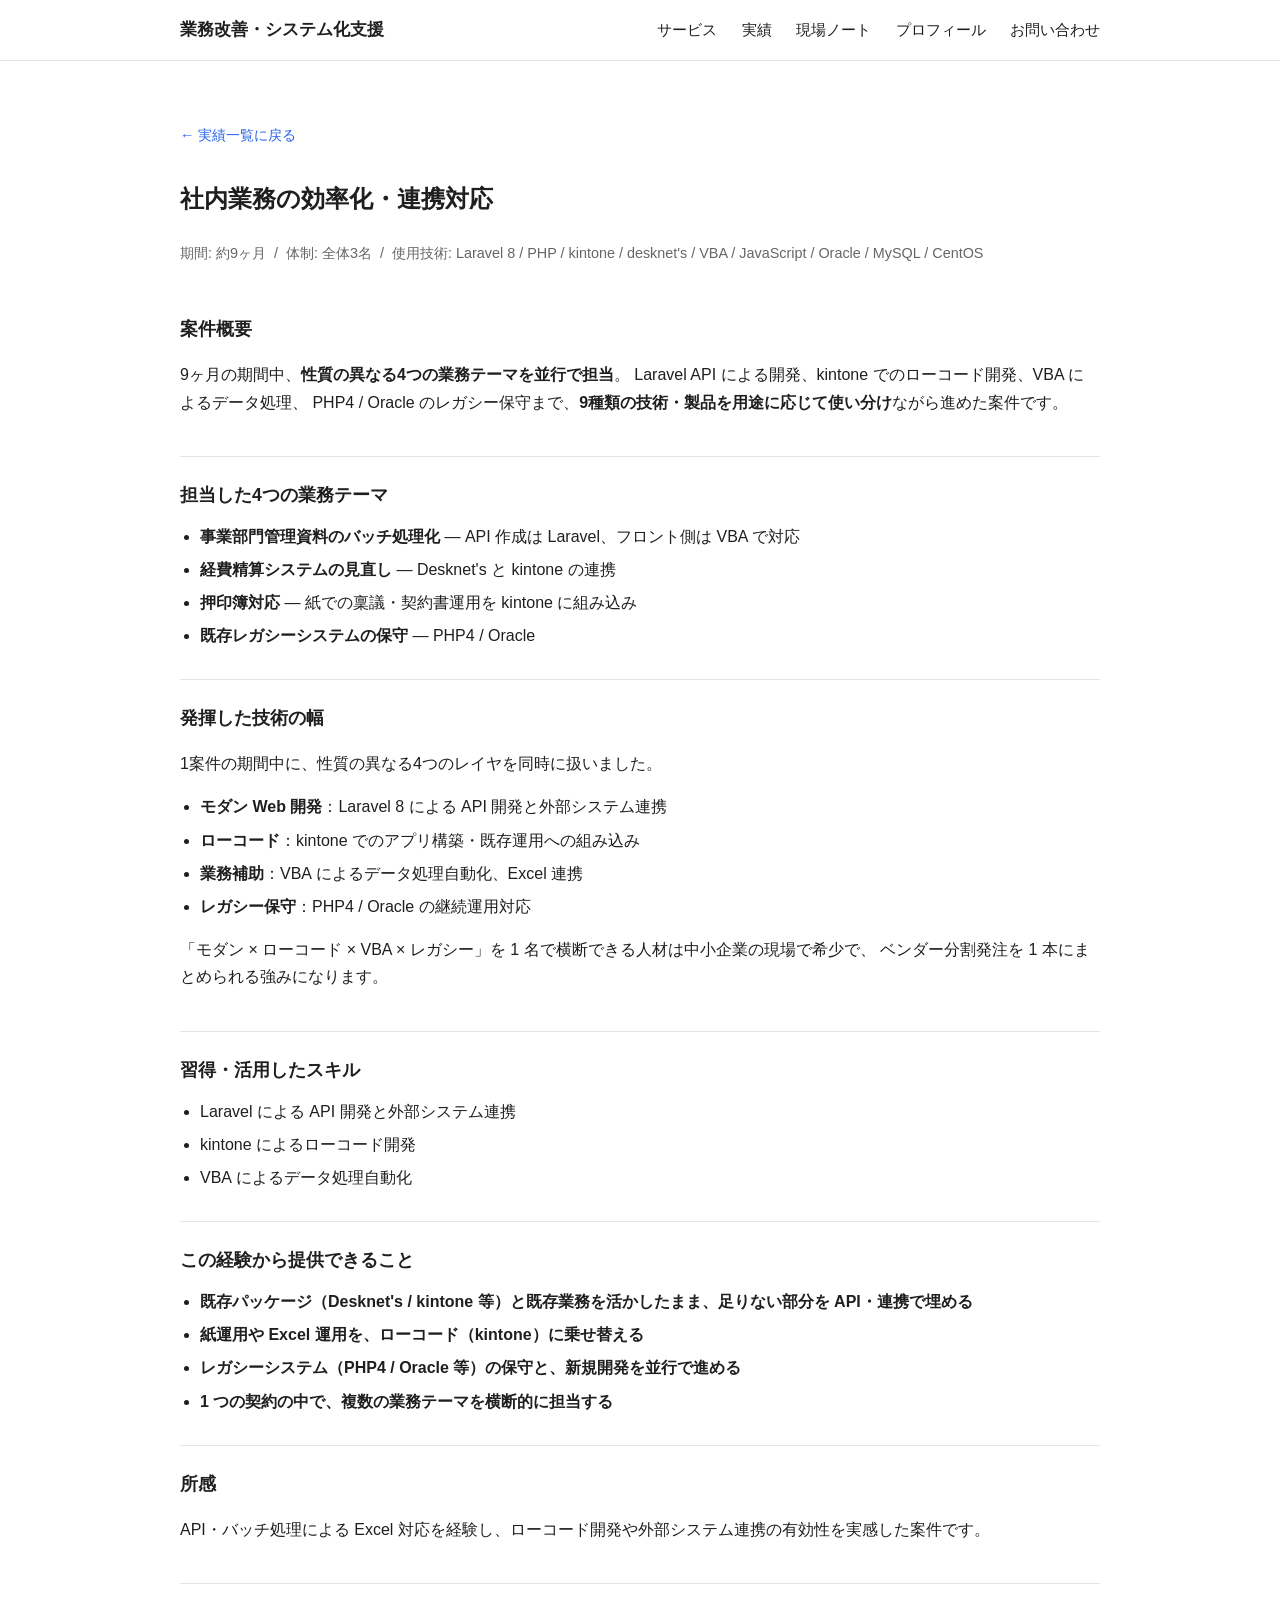
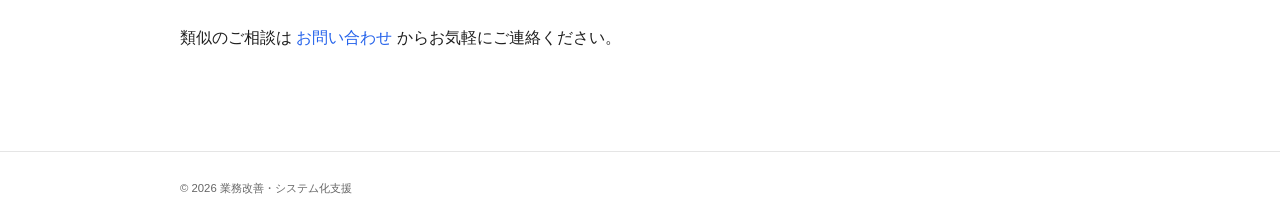
<file: case-internal-systems.html>
<!DOCTYPE html>
<html lang="ja">
<head>
  <meta charset="UTF-8" />
  <meta name="viewport" content="width=device-width, initial-scale=1.0" />
  <title>社内業務の効率化・連携対応 | 業務改善・システム化支援</title>
  <meta name="description" content="9ヶ月の期間中、Laravel API・kintone・VBA・PHP4/Oracle 保守を含む9種類の技術を使い分け、4つの業務テーマを並行で担当した事例。" />
  <link rel="stylesheet" href="assets/style.css" />
  <!-- Google tag (gtag.js) -->
  <script async src="https://www.googletagmanager.com/gtag/js?id=G-YSGY8PW4ZS"></script>
  <script>
    window.dataLayer = window.dataLayer || [];
    function gtag(){dataLayer.push(arguments);}
    gtag('js', new Date());
    gtag('config', 'G-YSGY8PW4ZS');
  </script>
</head>
<body>
  <header class="site-header">
    <div class="container">
      <a href="./" class="site-title">業務改善・システム化支援</a>
      <nav class="site-nav">
        <a href="index.html#services">サービス</a>
        <a href="index.html#works">実績</a>
        <a href="index.html#notes">現場ノート</a>
        <a href="index.html#about">プロフィール</a>
        <a href="index.html#contact">お問い合わせ</a>
      </nav>
    </div>
  </header>

  <main>
    <section class="section">
      <div class="container">
        <a class="back-link" href="index.html#works">← 実績一覧に戻る</a>
        <h1>社内業務の効率化・連携対応</h1>
        <p class="case-meta">
          <span>期間: 約9ヶ月</span>
          <span>体制: 全体3名</span>
          <span>使用技術: Laravel 8 / PHP / kintone / desknet's / VBA / JavaScript / Oracle / MySQL / CentOS</span>
        </p>

        <div class="case-section">
          <h3>案件概要</h3>
          <p>
            9ヶ月の期間中、<strong>性質の異なる4つの業務テーマを並行で担当</strong>。
            Laravel API による開発、kintone でのローコード開発、VBA によるデータ処理、
            PHP4 / Oracle のレガシー保守まで、<strong>9種類の技術・製品を用途に応じて使い分け</strong>ながら進めた案件です。
          </p>
        </div>

        <div class="case-section">
          <h3>担当した4つの業務テーマ</h3>
          <ul>
            <li><strong>事業部門管理資料のバッチ処理化</strong> — API 作成は Laravel、フロント側は VBA で対応</li>
            <li><strong>経費精算システムの見直し</strong> — Desknet's と kintone の連携</li>
            <li><strong>押印簿対応</strong> — 紙での稟議・契約書運用を kintone に組み込み</li>
            <li><strong>既存レガシーシステムの保守</strong> — PHP4 / Oracle</li>
          </ul>
        </div>

        <div class="case-section">
          <h3>発揮した技術の幅</h3>
          <p>1案件の期間中に、性質の異なる4つのレイヤを同時に扱いました。</p>
          <ul>
            <li><strong>モダン Web 開発</strong>：Laravel 8 による API 開発と外部システム連携</li>
            <li><strong>ローコード</strong>：kintone でのアプリ構築・既存運用への組み込み</li>
            <li><strong>業務補助</strong>：VBA によるデータ処理自動化、Excel 連携</li>
            <li><strong>レガシー保守</strong>：PHP4 / Oracle の継続運用対応</li>
          </ul>
          <p>
            「モダン × ローコード × VBA × レガシー」を 1 名で横断できる人材は中小企業の現場で希少で、
            ベンダー分割発注を 1 本にまとめられる強みになります。
          </p>
        </div>

        <div class="case-section">
          <h3>習得・活用したスキル</h3>
          <ul>
            <li>Laravel による API 開発と外部システム連携</li>
            <li>kintone によるローコード開発</li>
            <li>VBA によるデータ処理自動化</li>
          </ul>
        </div>

        <div class="case-section">
          <h3>この経験から提供できること</h3>
          <ul>
            <li><strong>既存パッケージ（Desknet's / kintone 等）と既存業務を活かしたまま、足りない部分を API・連携で埋める</strong></li>
            <li><strong>紙運用や Excel 運用を、ローコード（kintone）に乗せ替える</strong></li>
            <li><strong>レガシーシステム（PHP4 / Oracle 等）の保守と、新規開発を並行で進める</strong></li>
            <li><strong>1 つの契約の中で、複数の業務テーマを横断的に担当する</strong></li>
          </ul>
        </div>

        <div class="case-section">
          <h3>所感</h3>
          <p>
            API・バッチ処理による Excel 対応を経験し、ローコード開発や外部システム連携の有効性を実感した案件です。
          </p>
        </div>

        <div class="case-section">
          <p>
            類似のご相談は
            <a href="index.html#contact">お問い合わせ</a>
            からお気軽にご連絡ください。
          </p>
        </div>
      </div>
    </section>
  </main>

  <footer class="site-footer">
    <div class="container">
      <small>&copy; <span id="year"></span> 業務改善・システム化支援</small>
    </div>
  </footer>

  <script>
    document.getElementById('year').textContent = new Date().getFullYear();
  </script>
</body>
</html>
</file>
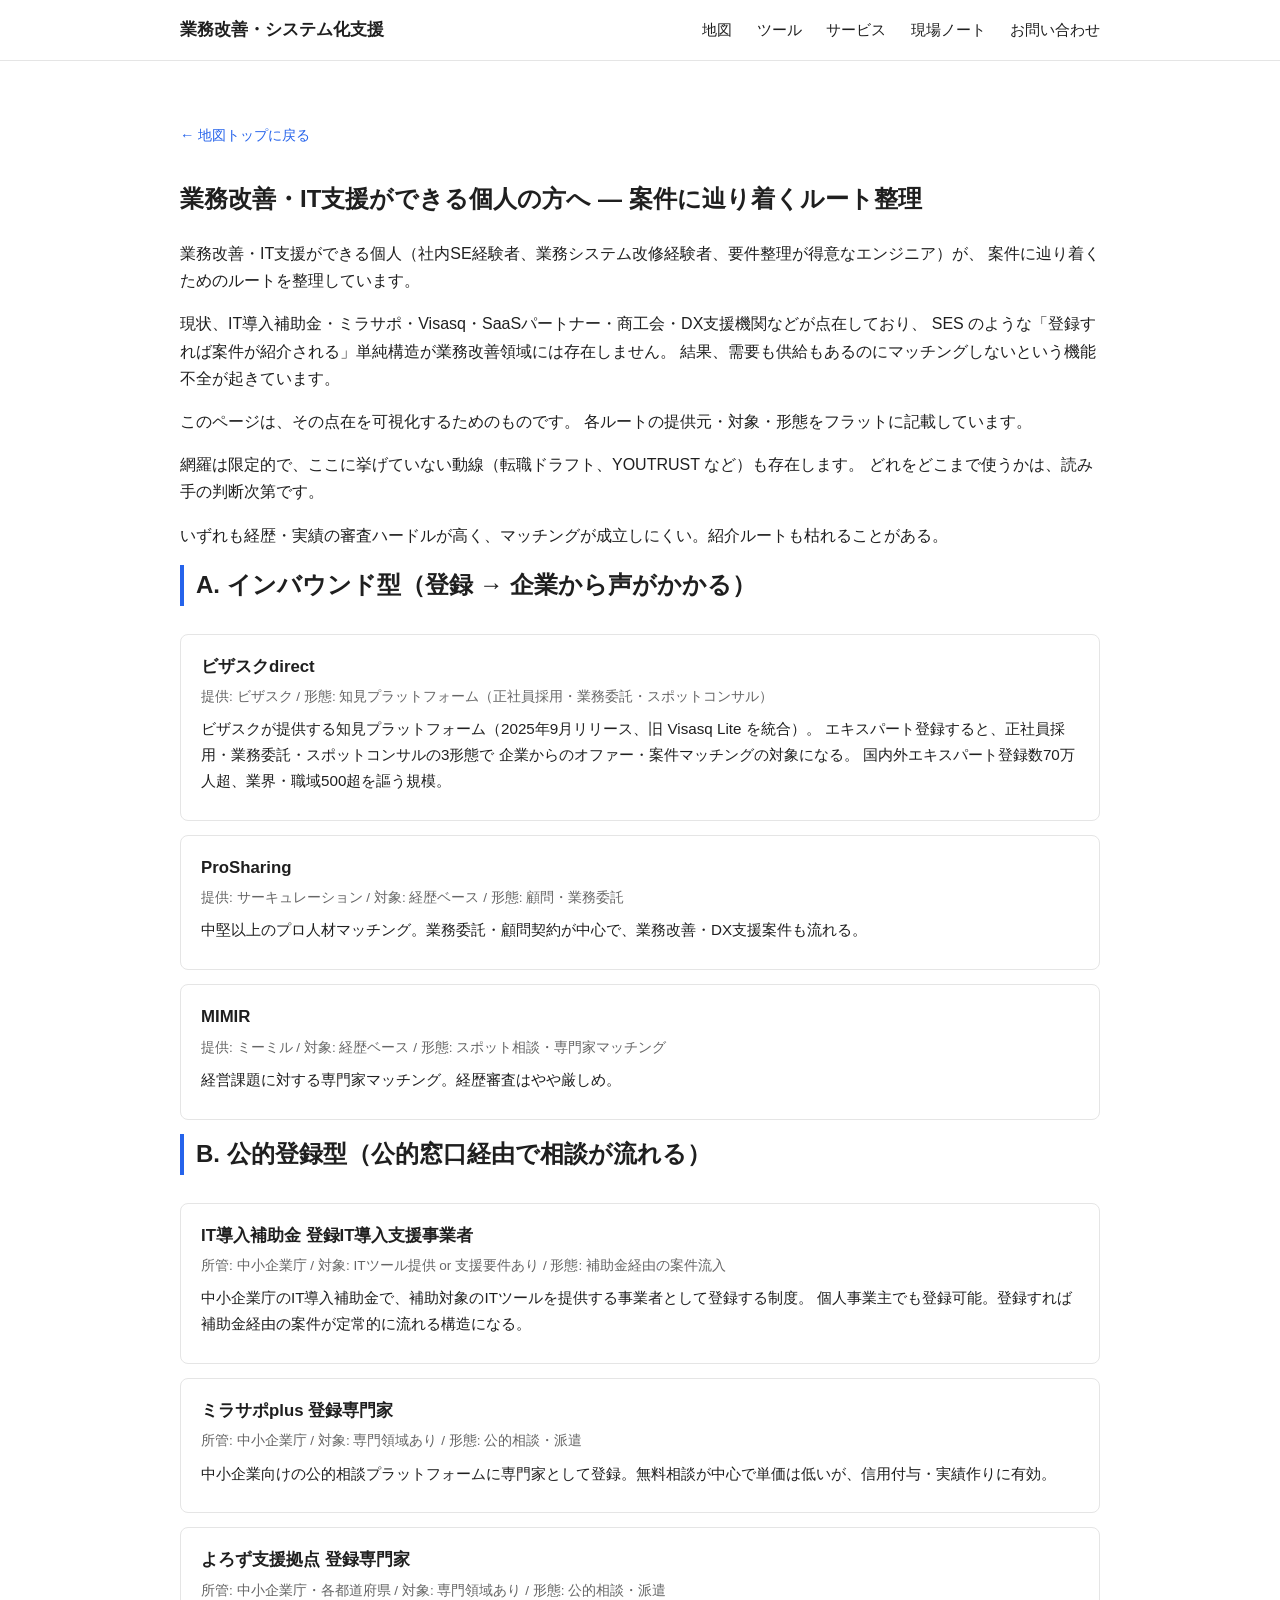
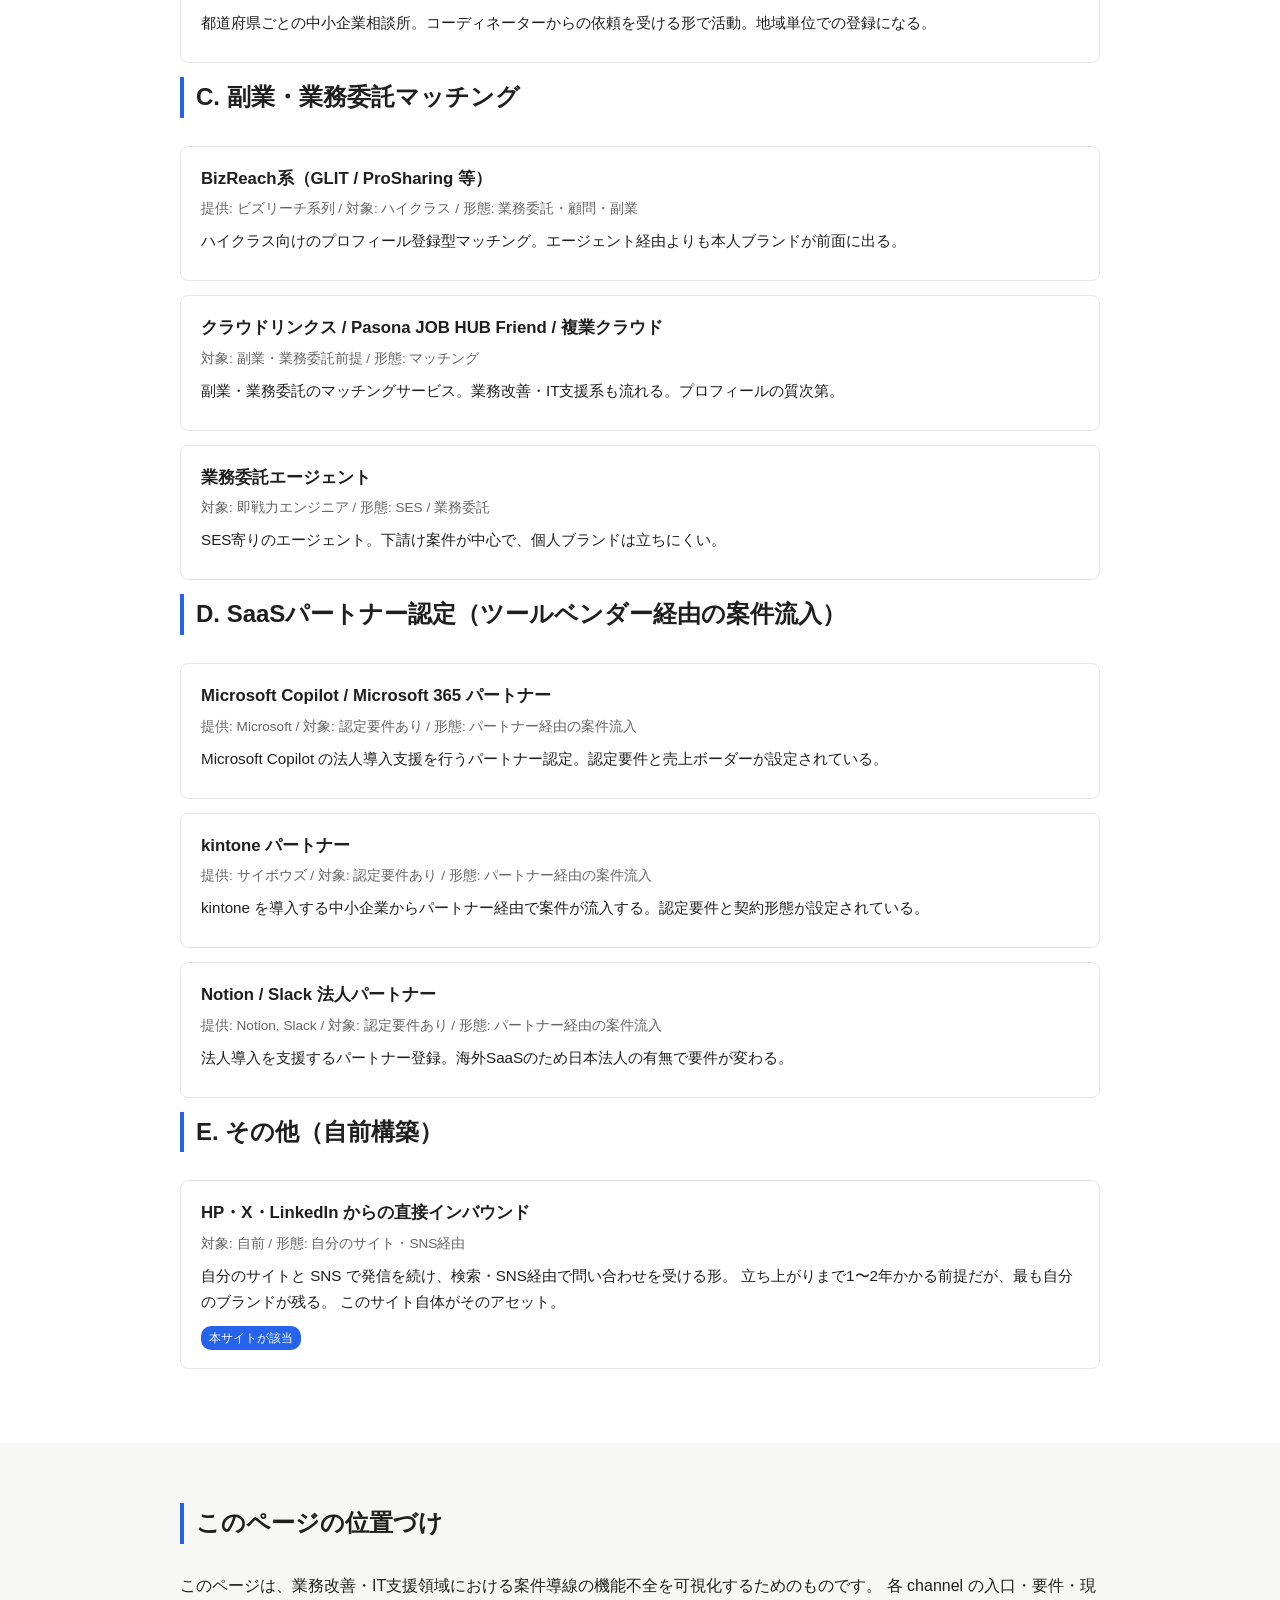
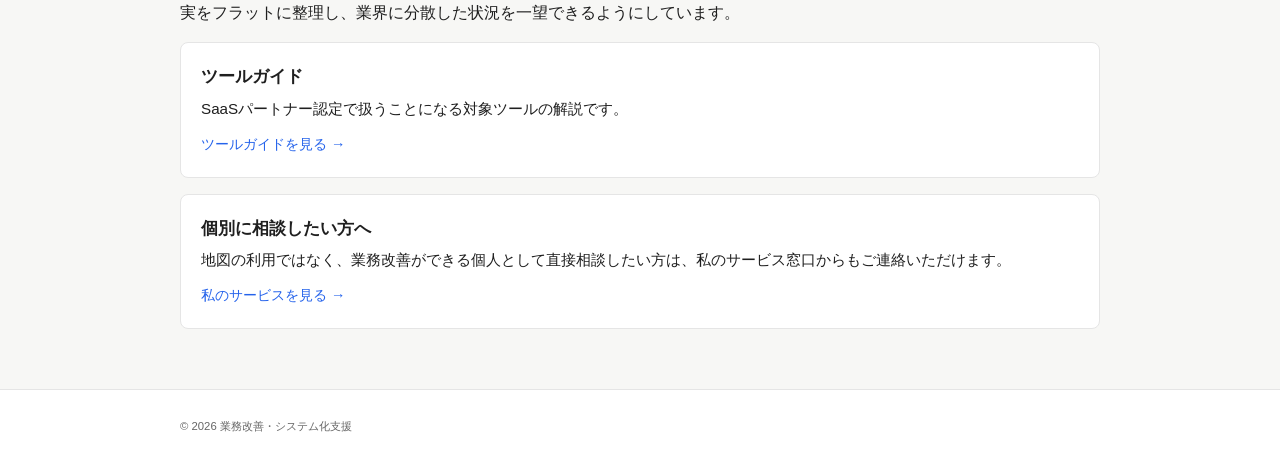
<file: guide-specialists.html>
<!DOCTYPE html>
<html lang="ja">
<head>
  <meta charset="UTF-8" />
  <meta name="viewport" content="width=device-width, initial-scale=1.0" />
  <title>専門家向け 案件ルート整理 | 業務改善・IT支援ガイド</title>
  <meta name="description" content="業務改善・IT支援ができる個人が、案件に辿り着くためのルートを整理しています。Visasq Lite、IT導入支援事業者、ミラサポ専門家、副業マッチングなど、点在する場の全体像と入口・要件・現実を可視化します。" />
  <link rel="stylesheet" href="assets/style.css" />
  <!-- Google tag (gtag.js) -->
  <script async src="https://www.googletagmanager.com/gtag/js?id=G-YSGY8PW4ZS"></script>
  <script>
    window.dataLayer = window.dataLayer || [];
    function gtag(){dataLayer.push(arguments);}
    gtag('js', new Date());
    gtag('config', 'G-YSGY8PW4ZS');
  </script>
</head>
<body>
  <header class="site-header">
    <div class="container">
      <a href="./" class="site-title">業務改善・システム化支援</a>
      <nav class="site-nav">
        <a href="guide.html">地図</a>
        <a href="guide-tools.html">ツール</a>
        <a href="index.html#services">サービス</a>
        <a href="notes.html">現場ノート</a>
        <a href="index.html#contact">お問い合わせ</a>
      </nav>
    </div>
  </header>

  <main>
    <section class="section">
      <div class="container">
        <a class="back-link" href="guide.html">← 地図トップに戻る</a>
        <h1>業務改善・IT支援ができる個人の方へ — 案件に辿り着くルート整理</h1>
        <p>
          業務改善・IT支援ができる個人（社内SE経験者、業務システム改修経験者、要件整理が得意なエンジニア）が、
          案件に辿り着くためのルートを整理しています。
        </p>
        <p>
          現状、IT導入補助金・ミラサポ・Visasq・SaaSパートナー・商工会・DX支援機関などが点在しており、
          SES のような「登録すれば案件が紹介される」単純構造が業務改善領域には存在しません。
          結果、需要も供給もあるのにマッチングしないという機能不全が起きています。
        </p>
        <p>
          このページは、その点在を可視化するためのものです。
          各ルートの提供元・対象・形態をフラットに記載しています。
        </p>
        <p>
          網羅は限定的で、ここに挙げていない動線（転職ドラフト、YOUTRUST など）も存在します。
          どれをどこまで使うかは、読み手の判断次第です。
        </p>
        <p>
          いずれも経歴・実績の審査ハードルが高く、マッチングが成立しにくい。紹介ルートも枯れることがある。
        </p>

        <h2>A. インバウンド型（登録 → 企業から声がかかる）</h2>
        <ul class="guide-list">
          <li>
            <strong>ビザスクdirect</strong>
            <span class="guide-meta">提供: ビザスク / 形態: 知見プラットフォーム（正社員採用・業務委託・スポットコンサル）</span>
            <p>
              ビザスクが提供する知見プラットフォーム（2025年9月リリース、旧 Visasq Lite を統合）。
              エキスパート登録すると、正社員採用・業務委託・スポットコンサルの3形態で
              企業からのオファー・案件マッチングの対象になる。
              国内外エキスパート登録数70万人超、業界・職域500超を謳う規模。
            </p>
          </li>
          <li>
            <strong>ProSharing</strong>
            <span class="guide-meta">提供: サーキュレーション / 対象: 経歴ベース / 形態: 顧問・業務委託</span>
            <p>
              中堅以上のプロ人材マッチング。業務委託・顧問契約が中心で、業務改善・DX支援案件も流れる。
            </p>
          </li>
          <li>
            <strong>MIMIR</strong>
            <span class="guide-meta">提供: ミーミル / 対象: 経歴ベース / 形態: スポット相談・専門家マッチング</span>
            <p>
              経営課題に対する専門家マッチング。経歴審査はやや厳しめ。
            </p>
          </li>
        </ul>

        <h2>B. 公的登録型（公的窓口経由で相談が流れる）</h2>
        <ul class="guide-list">
          <li>
            <strong>IT導入補助金 登録IT導入支援事業者</strong>
            <span class="guide-meta">所管: 中小企業庁 / 対象: ITツール提供 or 支援要件あり / 形態: 補助金経由の案件流入</span>
            <p>
              中小企業庁のIT導入補助金で、補助対象のITツールを提供する事業者として登録する制度。
              個人事業主でも登録可能。登録すれば補助金経由の案件が定常的に流れる構造になる。
            </p>
          </li>
          <li>
            <strong>ミラサポplus 登録専門家</strong>
            <span class="guide-meta">所管: 中小企業庁 / 対象: 専門領域あり / 形態: 公的相談・派遣</span>
            <p>
              中小企業向けの公的相談プラットフォームに専門家として登録。無料相談が中心で単価は低いが、信用付与・実績作りに有効。
            </p>
          </li>
          <li>
            <strong>よろず支援拠点 登録専門家</strong>
            <span class="guide-meta">所管: 中小企業庁・各都道府県 / 対象: 専門領域あり / 形態: 公的相談・派遣</span>
            <p>
              都道府県ごとの中小企業相談所。コーディネーターからの依頼を受ける形で活動。地域単位での登録になる。
            </p>
          </li>
        </ul>

        <h2>C. 副業・業務委託マッチング</h2>
        <ul class="guide-list">
          <li>
            <strong>BizReach系（GLIT / ProSharing 等）</strong>
            <span class="guide-meta">提供: ビズリーチ系列 / 対象: ハイクラス / 形態: 業務委託・顧問・副業</span>
            <p>
              ハイクラス向けのプロフィール登録型マッチング。エージェント経由よりも本人ブランドが前面に出る。
            </p>
          </li>
          <li>
            <strong>クラウドリンクス / Pasona JOB HUB Friend / 複業クラウド</strong>
            <span class="guide-meta">対象: 副業・業務委託前提 / 形態: マッチング</span>
            <p>
              副業・業務委託のマッチングサービス。業務改善・IT支援系も流れる。プロフィールの質次第。
            </p>
          </li>
          <li>
            <strong>業務委託エージェント</strong>
            <span class="guide-meta">対象: 即戦力エンジニア / 形態: SES / 業務委託</span>
            <p>
              SES寄りのエージェント。下請け案件が中心で、個人ブランドは立ちにくい。
            </p>
          </li>
        </ul>

        <h2>D. SaaSパートナー認定（ツールベンダー経由の案件流入）</h2>
        <ul class="guide-list">
          <li>
            <strong>Microsoft Copilot / Microsoft 365 パートナー</strong>
            <span class="guide-meta">提供: Microsoft / 対象: 認定要件あり / 形態: パートナー経由の案件流入</span>
            <p>
              Microsoft Copilot の法人導入支援を行うパートナー認定。認定要件と売上ボーダーが設定されている。
            </p>
          </li>
          <li>
            <strong>kintone パートナー</strong>
            <span class="guide-meta">提供: サイボウズ / 対象: 認定要件あり / 形態: パートナー経由の案件流入</span>
            <p>
              kintone を導入する中小企業からパートナー経由で案件が流入する。認定要件と契約形態が設定されている。
            </p>
          </li>
          <li>
            <strong>Notion / Slack 法人パートナー</strong>
            <span class="guide-meta">提供: Notion, Slack / 対象: 認定要件あり / 形態: パートナー経由の案件流入</span>
            <p>
              法人導入を支援するパートナー登録。海外SaaSのため日本法人の有無で要件が変わる。
            </p>
          </li>
        </ul>

        <h2>E. その他（自前構築）</h2>
        <ul class="guide-list">
          <li>
            <strong>HP・X・LinkedIn からの直接インバウンド</strong>
            <span class="guide-meta">対象: 自前 / 形態: 自分のサイト・SNS経由</span>
            <p>
              自分のサイトと SNS で発信を続け、検索・SNS経由で問い合わせを受ける形。
              立ち上がりまで1〜2年かかる前提だが、最も自分のブランドが残る。
              このサイト自体がそのアセット。
            </p>
            <span class="guide-status guide-status-ready">本サイトが該当</span>
          </li>
        </ul>
      </div>
    </section>

    <section class="section section-alt">
      <div class="container">
        <h2>このページの位置づけ</h2>
        <p>
          このページは、業務改善・IT支援領域における案件導線の機能不全を可視化するためのものです。
          各 channel の入口・要件・現実をフラットに整理し、業界に分散した状況を一望できるようにしています。
        </p>
        <ul class="works">
          <li>
            <strong>ツールガイド</strong>
            <p>SaaSパートナー認定で扱うことになる対象ツールの解説です。</p>
            <a class="works-link" href="guide-tools.html">ツールガイドを見る →</a>
          </li>
          <li>
            <strong>個別に相談したい方へ</strong>
            <p>地図の利用ではなく、業務改善ができる個人として直接相談したい方は、私のサービス窓口からもご連絡いただけます。</p>
            <a class="works-link" href="index.html#main-product">私のサービスを見る →</a>
          </li>
        </ul>
      </div>
    </section>
  </main>

  <footer class="site-footer">
    <div class="container">
      <small>&copy; <span id="year"></span> 業務改善・システム化支援</small>
    </div>
  </footer>

  <script>
    document.getElementById('year').textContent = new Date().getFullYear();
  </script>
</body>
</html>
</file>
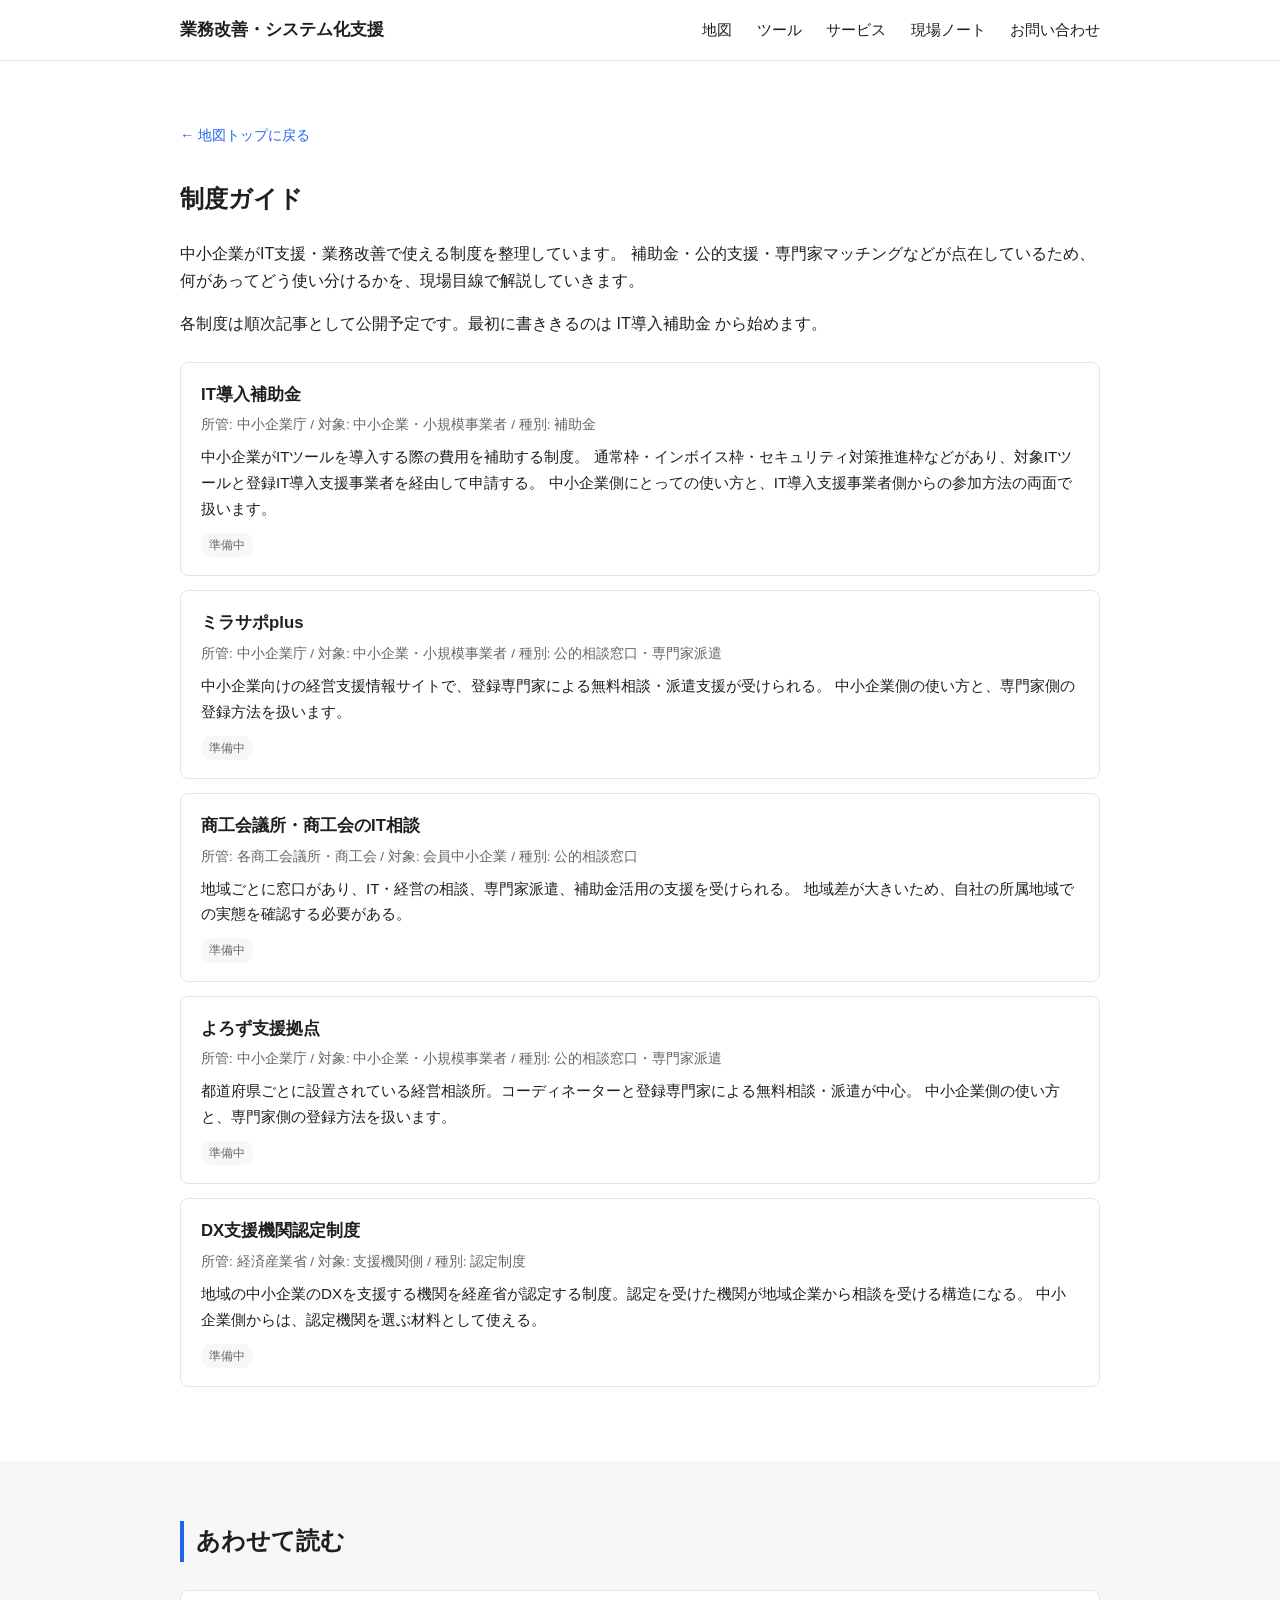
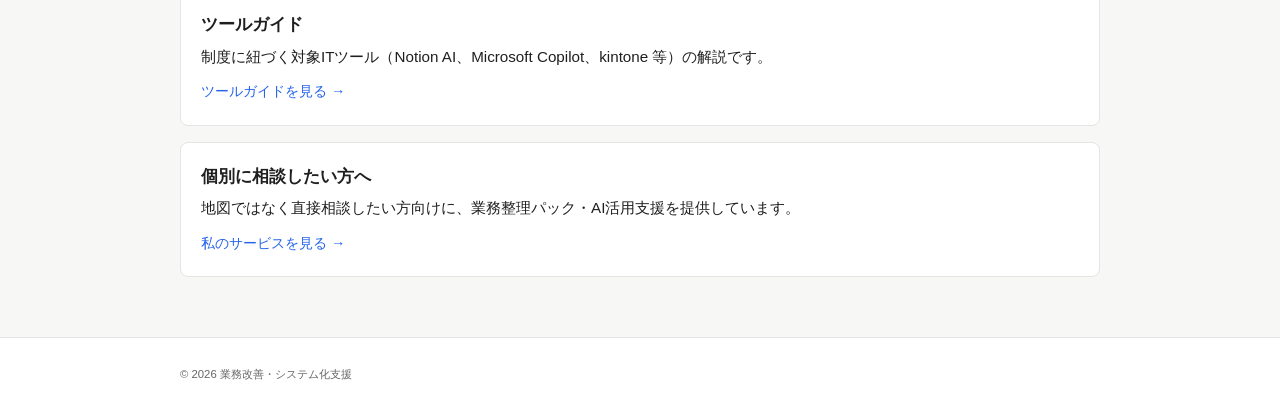
<file: guide-systems.html>
<!DOCTYPE html>
<html lang="ja">
<head>
  <meta charset="UTF-8" />
  <meta name="viewport" content="width=device-width, initial-scale=1.0" />
  <title>制度ガイド | 中小企業のIT支援・業務改善 制度の地図</title>
  <meta name="description" content="中小企業がIT支援・業務改善で使える制度（IT導入補助金、ミラサポplus、商工会・よろず支援拠点、DX支援機関認定など）を整理しています。何があり、どう使い分けるかを判断する材料を提供します。" />
  <link rel="stylesheet" href="assets/style.css" />
  <!-- Google tag (gtag.js) -->
  <script async src="https://www.googletagmanager.com/gtag/js?id=G-YSGY8PW4ZS"></script>
  <script>
    window.dataLayer = window.dataLayer || [];
    function gtag(){dataLayer.push(arguments);}
    gtag('js', new Date());
    gtag('config', 'G-YSGY8PW4ZS');
  </script>
</head>
<body>
  <header class="site-header">
    <div class="container">
      <a href="./" class="site-title">業務改善・システム化支援</a>
      <nav class="site-nav">
        <a href="guide.html">地図</a>
        <a href="guide-tools.html">ツール</a>
        <a href="index.html#services">サービス</a>
        <a href="notes.html">現場ノート</a>
        <a href="index.html#contact">お問い合わせ</a>
      </nav>
    </div>
  </header>

  <main>
    <section class="section">
      <div class="container">
        <a class="back-link" href="guide.html">← 地図トップに戻る</a>
        <h1>制度ガイド</h1>
        <p>
          中小企業がIT支援・業務改善で使える制度を整理しています。
          補助金・公的支援・専門家マッチングなどが点在しているため、
          何があってどう使い分けるかを、現場目線で解説していきます。
        </p>
        <p>
          各制度は順次記事として公開予定です。最初に書ききるのは IT導入補助金 から始めます。
        </p>

        <ul class="guide-list">
          <li>
            <strong>IT導入補助金</strong>
            <span class="guide-meta">所管: 中小企業庁 / 対象: 中小企業・小規模事業者 / 種別: 補助金</span>
            <p>
              中小企業がITツールを導入する際の費用を補助する制度。
              通常枠・インボイス枠・セキュリティ対策推進枠などがあり、対象ITツールと登録IT導入支援事業者を経由して申請する。
              中小企業側にとっての使い方と、IT導入支援事業者側からの参加方法の両面で扱います。
            </p>
            <span class="guide-status">準備中</span>
          </li>
          <li>
            <strong>ミラサポplus</strong>
            <span class="guide-meta">所管: 中小企業庁 / 対象: 中小企業・小規模事業者 / 種別: 公的相談窓口・専門家派遣</span>
            <p>
              中小企業向けの経営支援情報サイトで、登録専門家による無料相談・派遣支援が受けられる。
              中小企業側の使い方と、専門家側の登録方法を扱います。
            </p>
            <span class="guide-status">準備中</span>
          </li>
          <li>
            <strong>商工会議所・商工会のIT相談</strong>
            <span class="guide-meta">所管: 各商工会議所・商工会 / 対象: 会員中小企業 / 種別: 公的相談窓口</span>
            <p>
              地域ごとに窓口があり、IT・経営の相談、専門家派遣、補助金活用の支援を受けられる。
              地域差が大きいため、自社の所属地域での実態を確認する必要がある。
            </p>
            <span class="guide-status">準備中</span>
          </li>
          <li>
            <strong>よろず支援拠点</strong>
            <span class="guide-meta">所管: 中小企業庁 / 対象: 中小企業・小規模事業者 / 種別: 公的相談窓口・専門家派遣</span>
            <p>
              都道府県ごとに設置されている経営相談所。コーディネーターと登録専門家による無料相談・派遣が中心。
              中小企業側の使い方と、専門家側の登録方法を扱います。
            </p>
            <span class="guide-status">準備中</span>
          </li>
          <li>
            <strong>DX支援機関認定制度</strong>
            <span class="guide-meta">所管: 経済産業省 / 対象: 支援機関側 / 種別: 認定制度</span>
            <p>
              地域の中小企業のDXを支援する機関を経産省が認定する制度。認定を受けた機関が地域企業から相談を受ける構造になる。
              中小企業側からは、認定機関を選ぶ材料として使える。
            </p>
            <span class="guide-status">準備中</span>
          </li>
        </ul>
      </div>
    </section>

    <section class="section section-alt">
      <div class="container">
        <h2>あわせて読む</h2>
        <ul class="works">
          <li>
            <strong>ツールガイド</strong>
            <p>
              制度に紐づく対象ITツール（Notion AI、Microsoft Copilot、kintone 等）の解説です。
            </p>
            <a class="works-link" href="guide-tools.html">ツールガイドを見る →</a>
          </li>
          <li>
            <strong>個別に相談したい方へ</strong>
            <p>
              地図ではなく直接相談したい方向けに、業務整理パック・AI活用支援を提供しています。
            </p>
            <a class="works-link" href="index.html#main-product">私のサービスを見る →</a>
          </li>
        </ul>
      </div>
    </section>
  </main>

  <footer class="site-footer">
    <div class="container">
      <small>&copy; <span id="year"></span> 業務改善・システム化支援</small>
    </div>
  </footer>

  <script>
    document.getElementById('year').textContent = new Date().getFullYear();
  </script>
</body>
</html>
</file>
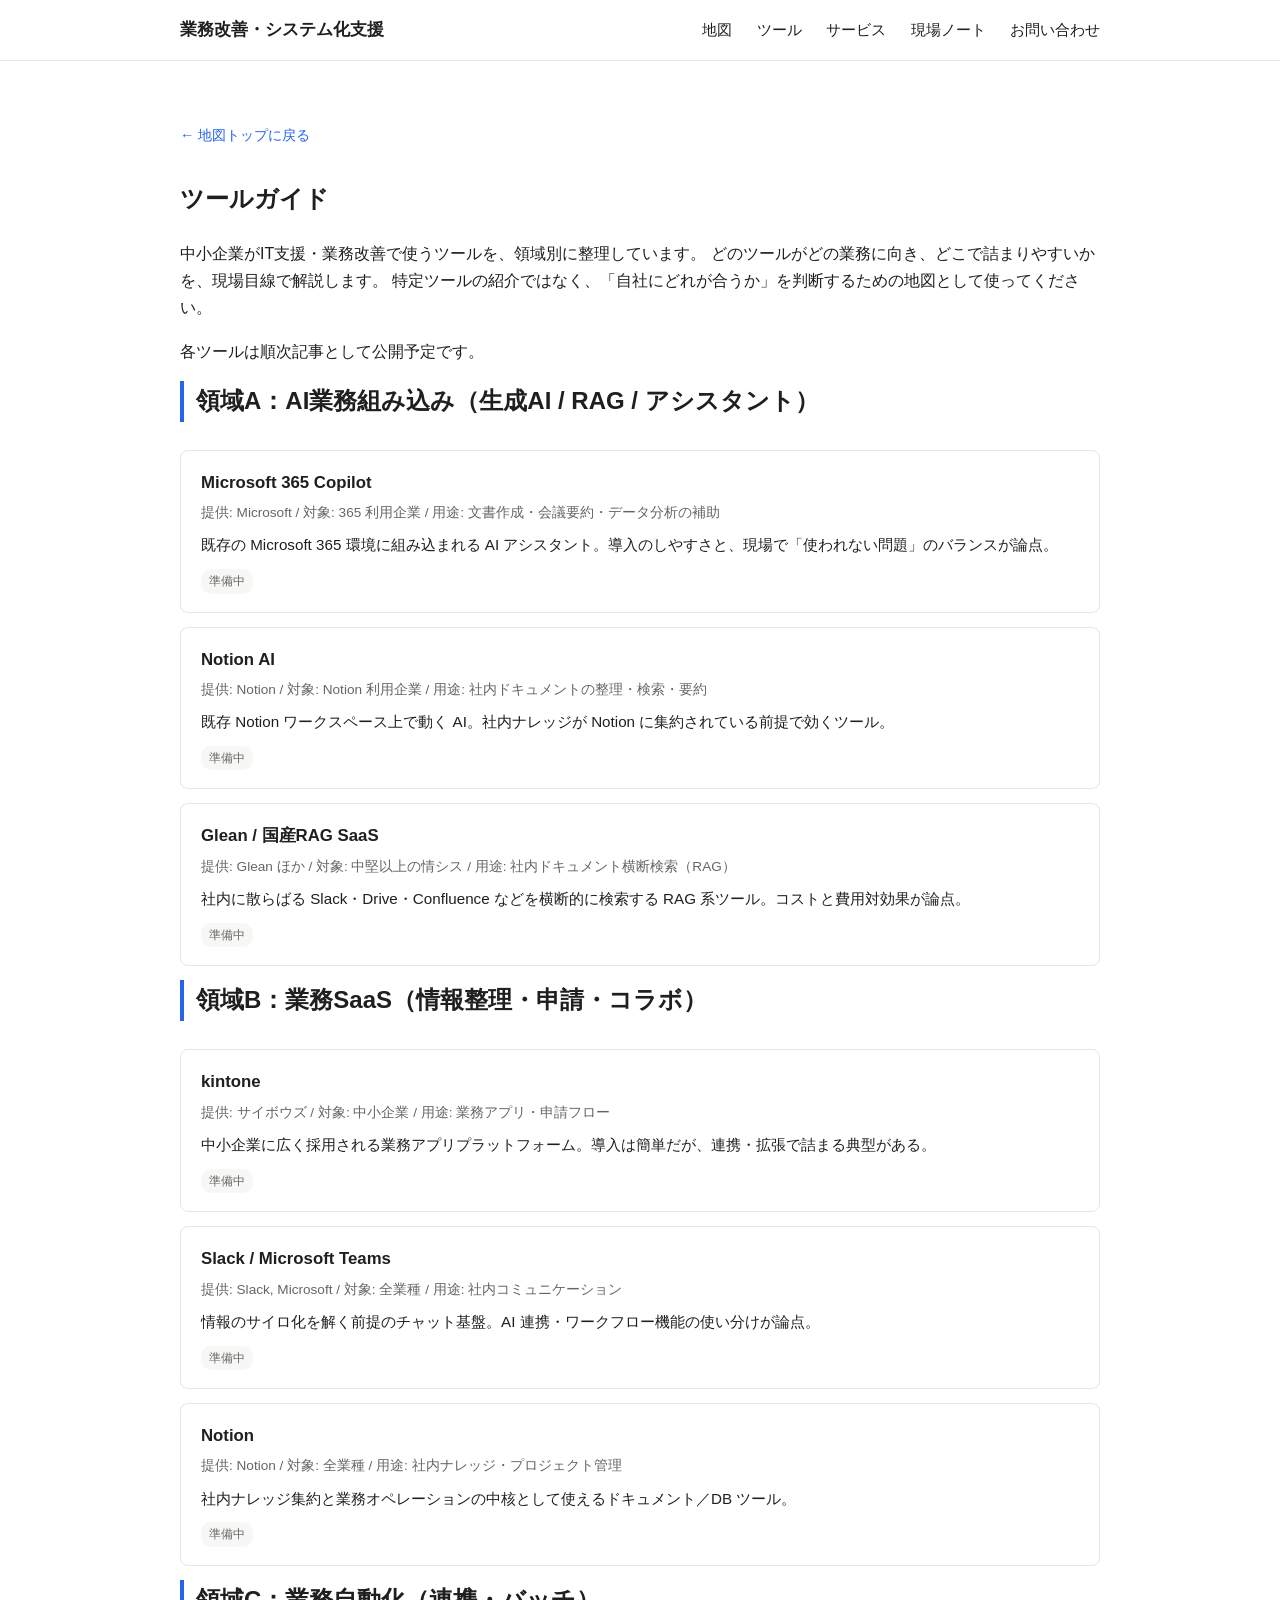
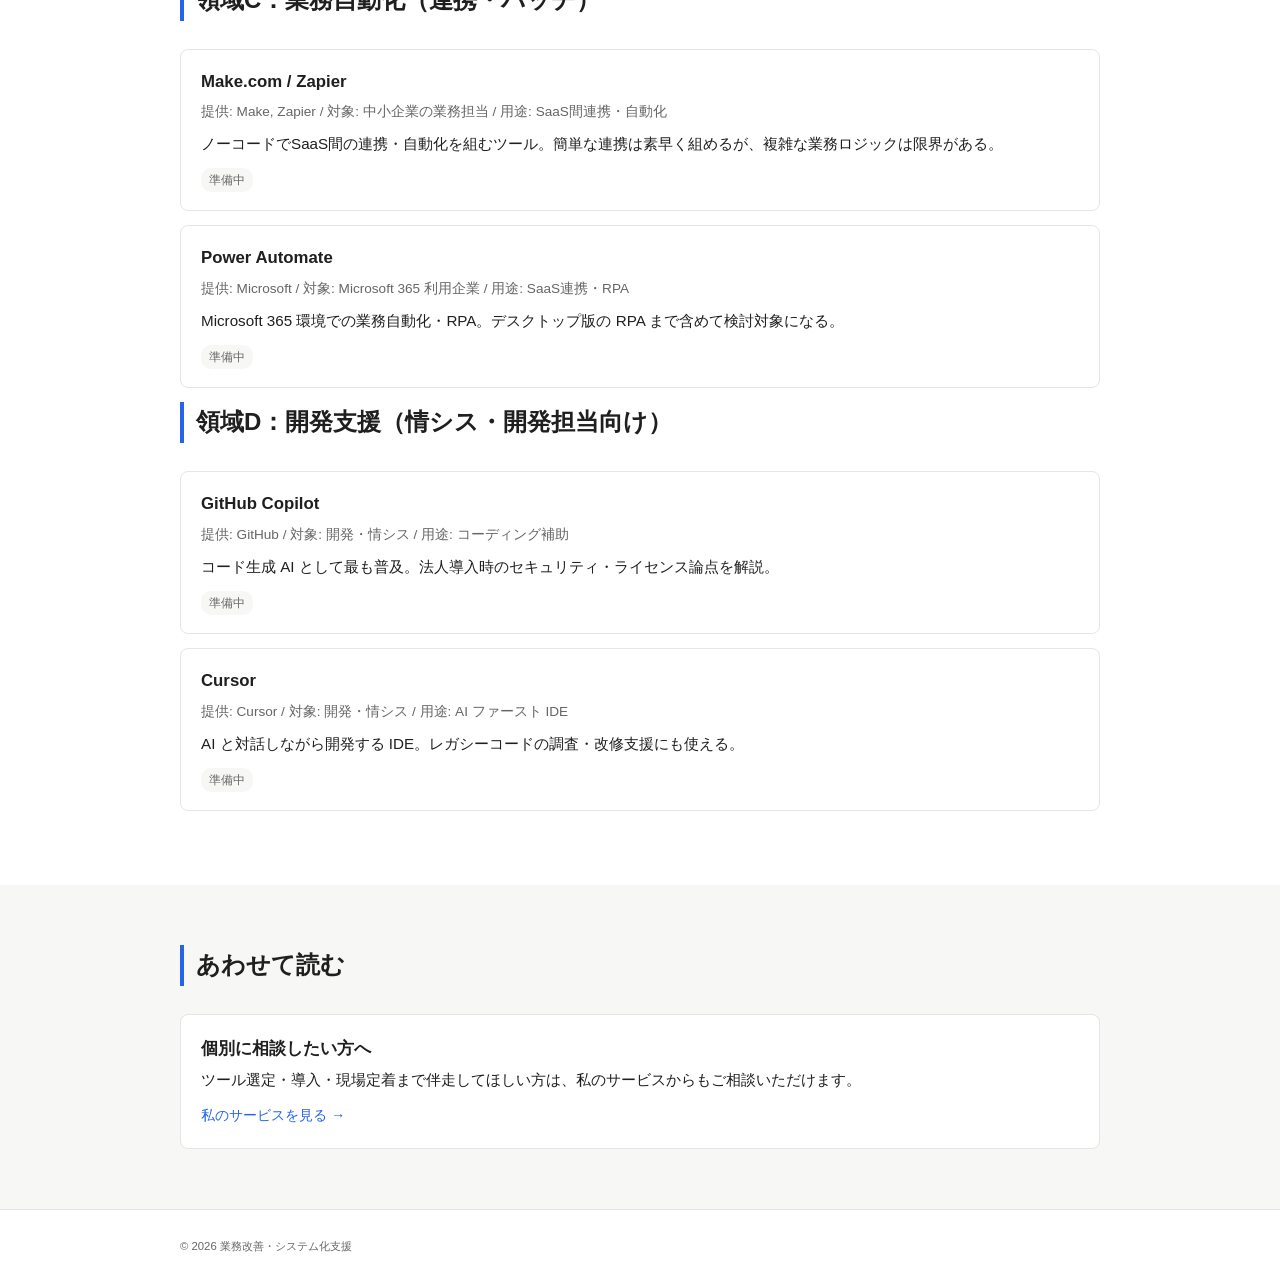
<file: guide-tools.html>
<!DOCTYPE html>
<html lang="ja">
<head>
  <meta charset="UTF-8" />
  <meta name="viewport" content="width=device-width, initial-scale=1.0" />
  <title>ツールガイド | 中小企業のIT支援・業務改善 ツールの地図</title>
  <meta name="description" content="中小企業がIT支援・業務改善で使うツール（Notion AI、Microsoft Copilot、Glean、kintone、Make.com など）を整理しています。何ができ、誰に向いていて、どう選ぶかを現場目線で解説します。" />
  <link rel="stylesheet" href="assets/style.css" />
  <!-- Google tag (gtag.js) -->
  <script async src="https://www.googletagmanager.com/gtag/js?id=G-YSGY8PW4ZS"></script>
  <script>
    window.dataLayer = window.dataLayer || [];
    function gtag(){dataLayer.push(arguments);}
    gtag('js', new Date());
    gtag('config', 'G-YSGY8PW4ZS');
  </script>
</head>
<body>
  <header class="site-header">
    <div class="container">
      <a href="./" class="site-title">業務改善・システム化支援</a>
      <nav class="site-nav">
        <a href="guide.html">地図</a>
        <a href="guide-tools.html">ツール</a>
        <a href="index.html#services">サービス</a>
        <a href="notes.html">現場ノート</a>
        <a href="index.html#contact">お問い合わせ</a>
      </nav>
    </div>
  </header>

  <main>
    <section class="section">
      <div class="container">
        <a class="back-link" href="guide.html">← 地図トップに戻る</a>
        <h1>ツールガイド</h1>
        <p>
          中小企業がIT支援・業務改善で使うツールを、領域別に整理しています。
          どのツールがどの業務に向き、どこで詰まりやすいかを、現場目線で解説します。
          特定ツールの紹介ではなく、「自社にどれが合うか」を判断するための地図として使ってください。
        </p>
        <p>
          各ツールは順次記事として公開予定です。
        </p>

        <h2>領域A：AI業務組み込み（生成AI / RAG / アシスタント）</h2>
        <ul class="guide-list">
          <li>
            <strong>Microsoft 365 Copilot</strong>
            <span class="guide-meta">提供: Microsoft / 対象: 365 利用企業 / 用途: 文書作成・会議要約・データ分析の補助</span>
            <p>
              既存の Microsoft 365 環境に組み込まれる AI アシスタント。導入のしやすさと、現場で「使われない問題」のバランスが論点。
            </p>
            <span class="guide-status">準備中</span>
          </li>
          <li>
            <strong>Notion AI</strong>
            <span class="guide-meta">提供: Notion / 対象: Notion 利用企業 / 用途: 社内ドキュメントの整理・検索・要約</span>
            <p>
              既存 Notion ワークスペース上で動く AI。社内ナレッジが Notion に集約されている前提で効くツール。
            </p>
            <span class="guide-status">準備中</span>
          </li>
          <li>
            <strong>Glean / 国産RAG SaaS</strong>
            <span class="guide-meta">提供: Glean ほか / 対象: 中堅以上の情シス / 用途: 社内ドキュメント横断検索（RAG）</span>
            <p>
              社内に散らばる Slack・Drive・Confluence などを横断的に検索する RAG 系ツール。コストと費用対効果が論点。
            </p>
            <span class="guide-status">準備中</span>
          </li>
        </ul>

        <h2>領域B：業務SaaS（情報整理・申請・コラボ）</h2>
        <ul class="guide-list">
          <li>
            <strong>kintone</strong>
            <span class="guide-meta">提供: サイボウズ / 対象: 中小企業 / 用途: 業務アプリ・申請フロー</span>
            <p>
              中小企業に広く採用される業務アプリプラットフォーム。導入は簡単だが、連携・拡張で詰まる典型がある。
            </p>
            <span class="guide-status">準備中</span>
          </li>
          <li>
            <strong>Slack / Microsoft Teams</strong>
            <span class="guide-meta">提供: Slack, Microsoft / 対象: 全業種 / 用途: 社内コミュニケーション</span>
            <p>
              情報のサイロ化を解く前提のチャット基盤。AI 連携・ワークフロー機能の使い分けが論点。
            </p>
            <span class="guide-status">準備中</span>
          </li>
          <li>
            <strong>Notion</strong>
            <span class="guide-meta">提供: Notion / 対象: 全業種 / 用途: 社内ナレッジ・プロジェクト管理</span>
            <p>
              社内ナレッジ集約と業務オペレーションの中核として使えるドキュメント／DB ツール。
            </p>
            <span class="guide-status">準備中</span>
          </li>
        </ul>

        <h2>領域C：業務自動化（連携・バッチ）</h2>
        <ul class="guide-list">
          <li>
            <strong>Make.com / Zapier</strong>
            <span class="guide-meta">提供: Make, Zapier / 対象: 中小企業の業務担当 / 用途: SaaS間連携・自動化</span>
            <p>
              ノーコードでSaaS間の連携・自動化を組むツール。簡単な連携は素早く組めるが、複雑な業務ロジックは限界がある。
            </p>
            <span class="guide-status">準備中</span>
          </li>
          <li>
            <strong>Power Automate</strong>
            <span class="guide-meta">提供: Microsoft / 対象: Microsoft 365 利用企業 / 用途: SaaS連携・RPA</span>
            <p>
              Microsoft 365 環境での業務自動化・RPA。デスクトップ版の RPA まで含めて検討対象になる。
            </p>
            <span class="guide-status">準備中</span>
          </li>
        </ul>

        <h2>領域D：開発支援（情シス・開発担当向け）</h2>
        <ul class="guide-list">
          <li>
            <strong>GitHub Copilot</strong>
            <span class="guide-meta">提供: GitHub / 対象: 開発・情シス / 用途: コーディング補助</span>
            <p>
              コード生成 AI として最も普及。法人導入時のセキュリティ・ライセンス論点を解説。
            </p>
            <span class="guide-status">準備中</span>
          </li>
          <li>
            <strong>Cursor</strong>
            <span class="guide-meta">提供: Cursor / 対象: 開発・情シス / 用途: AI ファースト IDE</span>
            <p>
              AI と対話しながら開発する IDE。レガシーコードの調査・改修支援にも使える。
            </p>
            <span class="guide-status">準備中</span>
          </li>
        </ul>
      </div>
    </section>

    <section class="section section-alt">
      <div class="container">
        <h2>あわせて読む</h2>
        <ul class="works">
          <li>
            <strong>個別に相談したい方へ</strong>
            <p>
              ツール選定・導入・現場定着まで伴走してほしい方は、私のサービスからもご相談いただけます。
            </p>
            <a class="works-link" href="index.html#main-product">私のサービスを見る →</a>
          </li>
        </ul>
      </div>
    </section>
  </main>

  <footer class="site-footer">
    <div class="container">
      <small>&copy; <span id="year"></span> 業務改善・システム化支援</small>
    </div>
  </footer>

  <script>
    document.getElementById('year').textContent = new Date().getFullYear();
  </script>
</body>
</html>
</file>
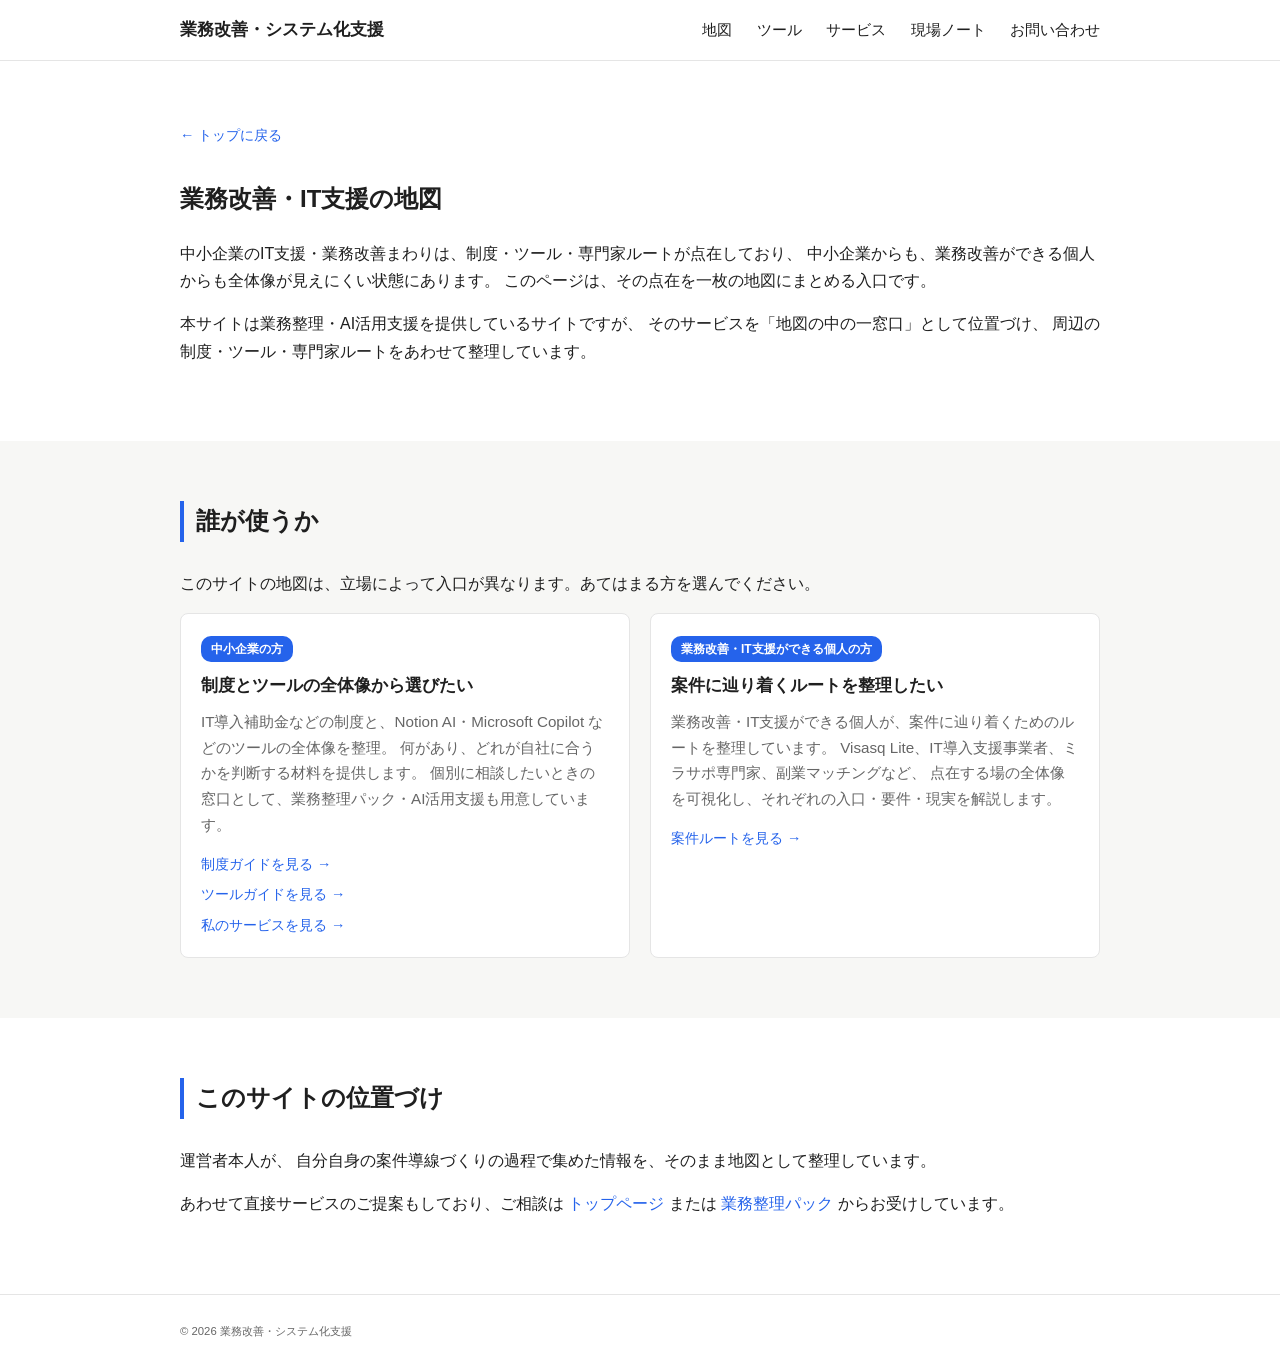
<file: guide.html>
<!DOCTYPE html>
<html lang="ja">
<head>
  <meta charset="UTF-8" />
  <meta name="viewport" content="width=device-width, initial-scale=1.0" />
  <title>業務改善・IT支援の地図 | 業務改善・システム化支援</title>
  <meta name="description" content="中小企業のIT支援・業務改善の制度（IT導入補助金など）とツール（Notion AI、Microsoft Copilot等）、および業務改善ができる個人が案件に辿り着くためのルートを整理した地図ページです。" />
  <link rel="stylesheet" href="assets/style.css" />
  <!-- Google tag (gtag.js) -->
  <script async src="https://www.googletagmanager.com/gtag/js?id=G-YSGY8PW4ZS"></script>
  <script>
    window.dataLayer = window.dataLayer || [];
    function gtag(){dataLayer.push(arguments);}
    gtag('js', new Date());
    gtag('config', 'G-YSGY8PW4ZS');
  </script>
</head>
<body>
  <header class="site-header">
    <div class="container">
      <a href="./" class="site-title">業務改善・システム化支援</a>
      <nav class="site-nav">
        <a href="guide.html">地図</a>
        <a href="guide-tools.html">ツール</a>
        <a href="index.html#services">サービス</a>
        <a href="notes.html">現場ノート</a>
        <a href="index.html#contact">お問い合わせ</a>
      </nav>
    </div>
  </header>

  <main>
    <section class="section">
      <div class="container">
        <a class="back-link" href="index.html">← トップに戻る</a>
        <h1>業務改善・IT支援の地図</h1>
        <p>
          中小企業のIT支援・業務改善まわりは、制度・ツール・専門家ルートが点在しており、
          中小企業からも、業務改善ができる個人からも全体像が見えにくい状態にあります。
          このページは、その点在を一枚の地図にまとめる入口です。
        </p>
        <p>
          本サイトは業務整理・AI活用支援を提供しているサイトですが、
          そのサービスを「地図の中の一窓口」として位置づけ、
          周辺の制度・ツール・専門家ルートをあわせて整理しています。
        </p>
      </div>
    </section>

    <section id="audience" class="section section-alt">
      <div class="container">
        <h2>誰が使うか</h2>
        <p>
          このサイトの地図は、立場によって入口が異なります。あてはまる方を選んでください。
        </p>
        <div class="cards">
          <article class="card card-featured">
            <span class="card-badge">中小企業の方</span>
            <h3>制度とツールの全体像から選びたい</h3>
            <p>
              IT導入補助金などの制度と、Notion AI・Microsoft Copilot などのツールの全体像を整理。
              何があり、どれが自社に合うかを判断する材料を提供します。
              個別に相談したいときの窓口として、業務整理パック・AI活用支援も用意しています。
            </p>
            <div class="audience-links">
              <a class="works-link" href="guide-systems.html">制度ガイドを見る →</a>
              <a class="works-link" href="guide-tools.html">ツールガイドを見る →</a>
              <a class="works-link" href="index.html#main-product">私のサービスを見る →</a>
            </div>
          </article>
          <article class="card">
            <span class="card-badge">業務改善・IT支援ができる個人の方</span>
            <h3>案件に辿り着くルートを整理したい</h3>
            <p>
              業務改善・IT支援ができる個人が、案件に辿り着くためのルートを整理しています。
              Visasq Lite、IT導入支援事業者、ミラサポ専門家、副業マッチングなど、
              点在する場の全体像を可視化し、それぞれの入口・要件・現実を解説します。
            </p>
            <div class="audience-links">
              <a class="works-link" href="guide-specialists.html">案件ルートを見る →</a>
            </div>
          </article>
        </div>
      </div>
    </section>

    <section class="section">
      <div class="container">
        <h2>このサイトの位置づけ</h2>
        <p>
          運営者本人が、
          自分自身の案件導線づくりの過程で集めた情報を、そのまま地図として整理しています。
        </p>
        <p>
          あわせて直接サービスのご提案もしており、ご相談は
          <a href="index.html">トップページ</a> または
          <a href="index.html#main-product">業務整理パック</a> からお受けしています。
        </p>
      </div>
    </section>
  </main>

  <footer class="site-footer">
    <div class="container">
      <small>&copy; <span id="year"></span> 業務改善・システム化支援</small>
    </div>
  </footer>

  <script>
    document.getElementById('year').textContent = new Date().getFullYear();
  </script>
</body>
</html>
</file>
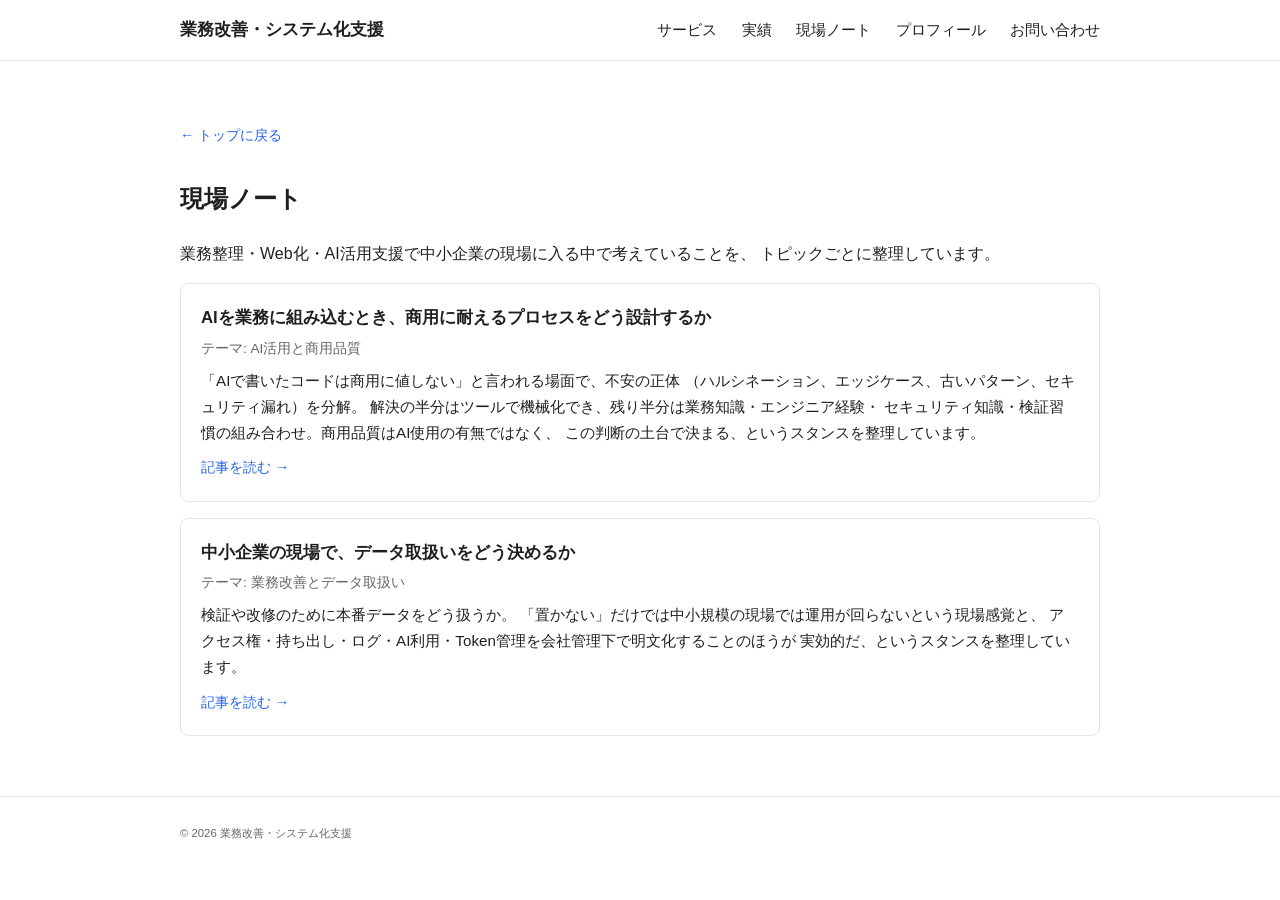
<file: notes.html>
<!DOCTYPE html>
<html lang="ja">
<head>
  <meta charset="UTF-8" />
  <meta name="viewport" content="width=device-width, initial-scale=1.0" />
  <title>現場ノート | 業務改善・システム化支援</title>
  <meta name="description" content="業務改善・Web化・AI活用支援で中小企業の現場に入る中で考えていることを、トピックごとに整理しています。" />
  <link rel="stylesheet" href="assets/style.css" />
  <!-- Google tag (gtag.js) -->
  <script async src="https://www.googletagmanager.com/gtag/js?id=G-YSGY8PW4ZS"></script>
  <script>
    window.dataLayer = window.dataLayer || [];
    function gtag(){dataLayer.push(arguments);}
    gtag('js', new Date());
    gtag('config', 'G-YSGY8PW4ZS');
  </script>
</head>
<body>
  <header class="site-header">
    <div class="container">
      <a href="./" class="site-title">業務改善・システム化支援</a>
      <nav class="site-nav">
        <a href="index.html#services">サービス</a>
        <a href="index.html#works">実績</a>
        <a href="index.html#notes">現場ノート</a>
        <a href="index.html#about">プロフィール</a>
        <a href="index.html#contact">お問い合わせ</a>
      </nav>
    </div>
  </header>

  <main>
    <section class="section">
      <div class="container">
        <a class="back-link" href="index.html">← トップに戻る</a>
        <h1>現場ノート</h1>
        <p>
          業務整理・Web化・AI活用支援で中小企業の現場に入る中で考えていることを、
          トピックごとに整理しています。
        </p>

        <ul class="works">
          <li>
            <strong>AIを業務に組み込むとき、商用に耐えるプロセスをどう設計するか</strong>
            <span>テーマ: AI活用と商用品質</span>
            <p>
              「AIで書いたコードは商用に値しない」と言われる場面で、不安の正体
              （ハルシネーション、エッジケース、古いパターン、セキュリティ漏れ）を分解。
              解決の半分はツールで機械化でき、残り半分は業務知識・エンジニア経験・
              セキュリティ知識・検証習慣の組み合わせ。商用品質はAI使用の有無ではなく、
              この判断の土台で決まる、というスタンスを整理しています。
            </p>
            <a class="works-link" href="notes/ai-commercial-process.html">記事を読む →</a>
          </li>
          <li>
            <strong>中小企業の現場で、データ取扱いをどう決めるか</strong>
            <span>テーマ: 業務改善とデータ取扱い</span>
            <p>
              検証や改修のために本番データをどう扱うか。
              「置かない」だけでは中小規模の現場では運用が回らないという現場感覚と、
              アクセス権・持ち出し・ログ・AI利用・Token管理を会社管理下で明文化することのほうが
              実効的だ、というスタンスを整理しています。
            </p>
            <a class="works-link" href="notes/dev-prod-data.html">記事を読む →</a>
          </li>
        </ul>
      </div>
    </section>
  </main>

  <footer class="site-footer">
    <div class="container">
      <small>&copy; <span id="year"></span> 業務改善・システム化支援</small>
    </div>
  </footer>

  <script>
    document.getElementById('year').textContent = new Date().getFullYear();
  </script>
</body>
</html>
</file>
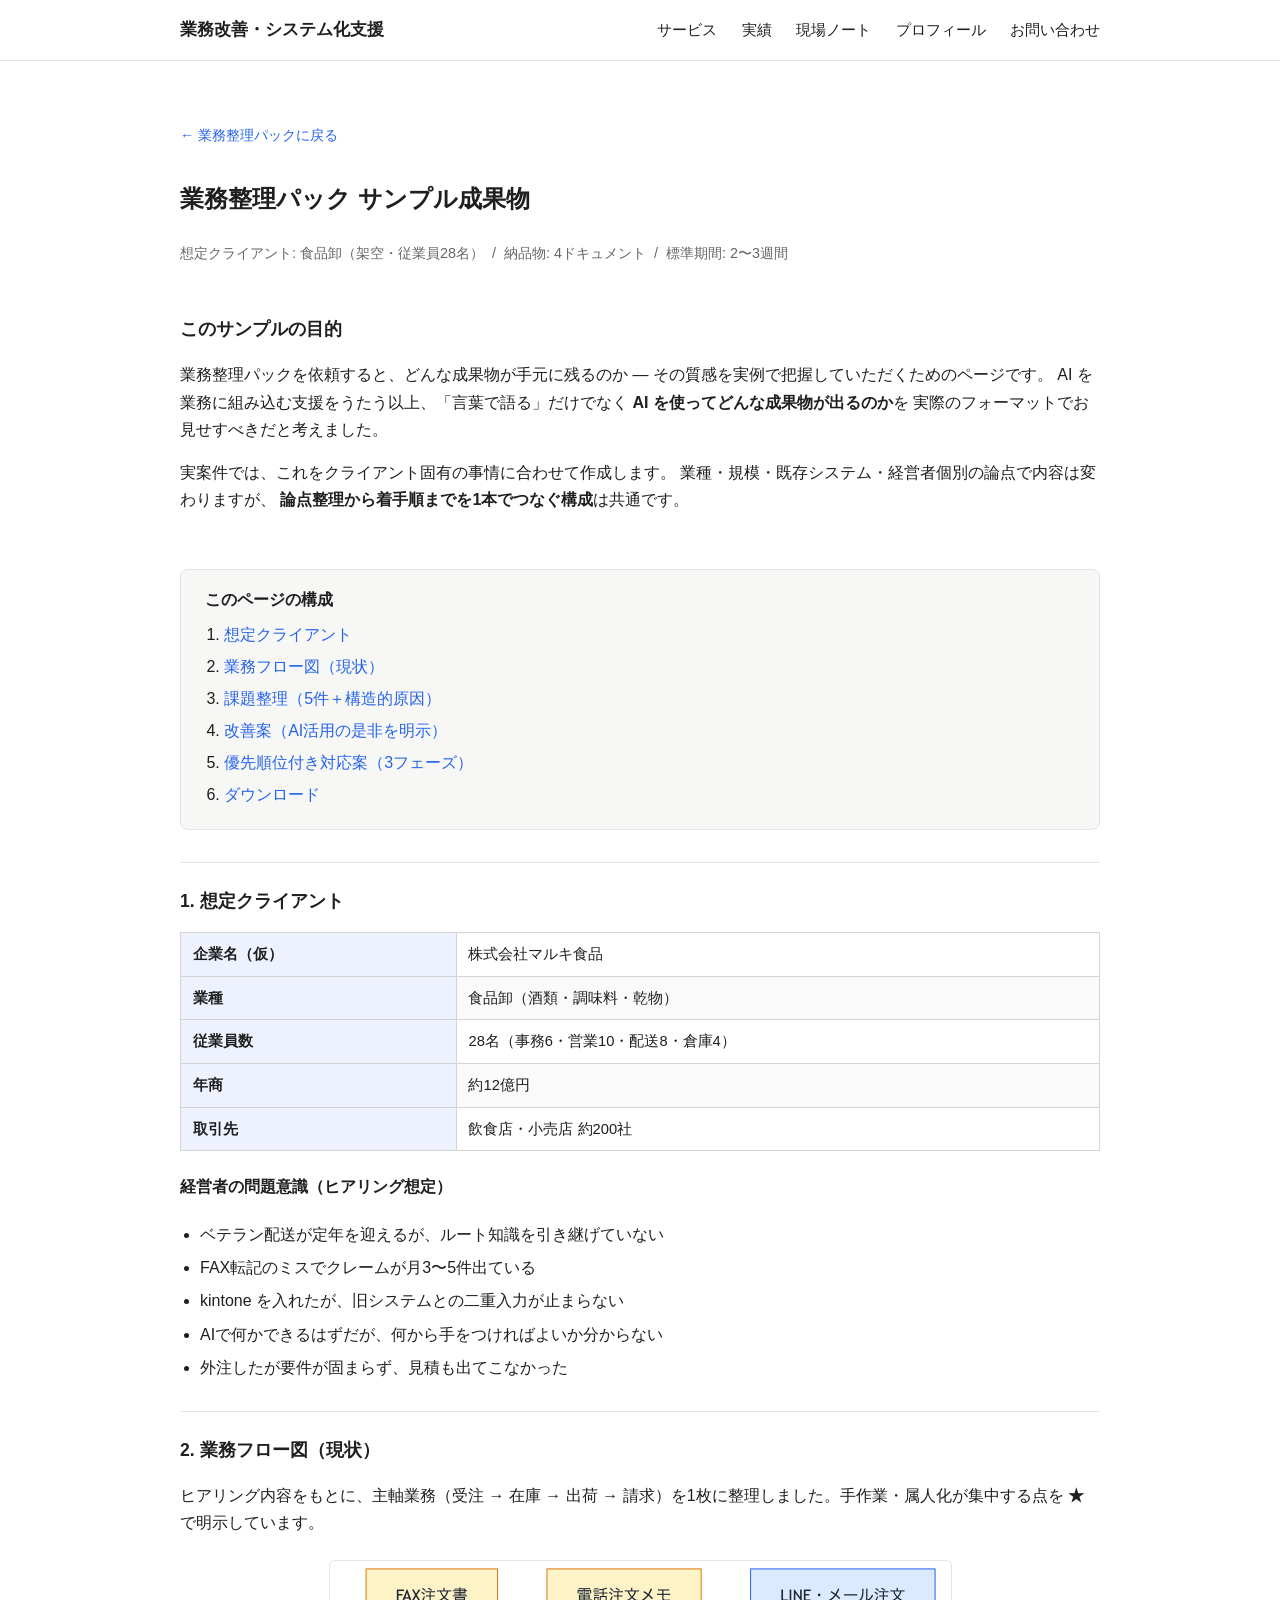
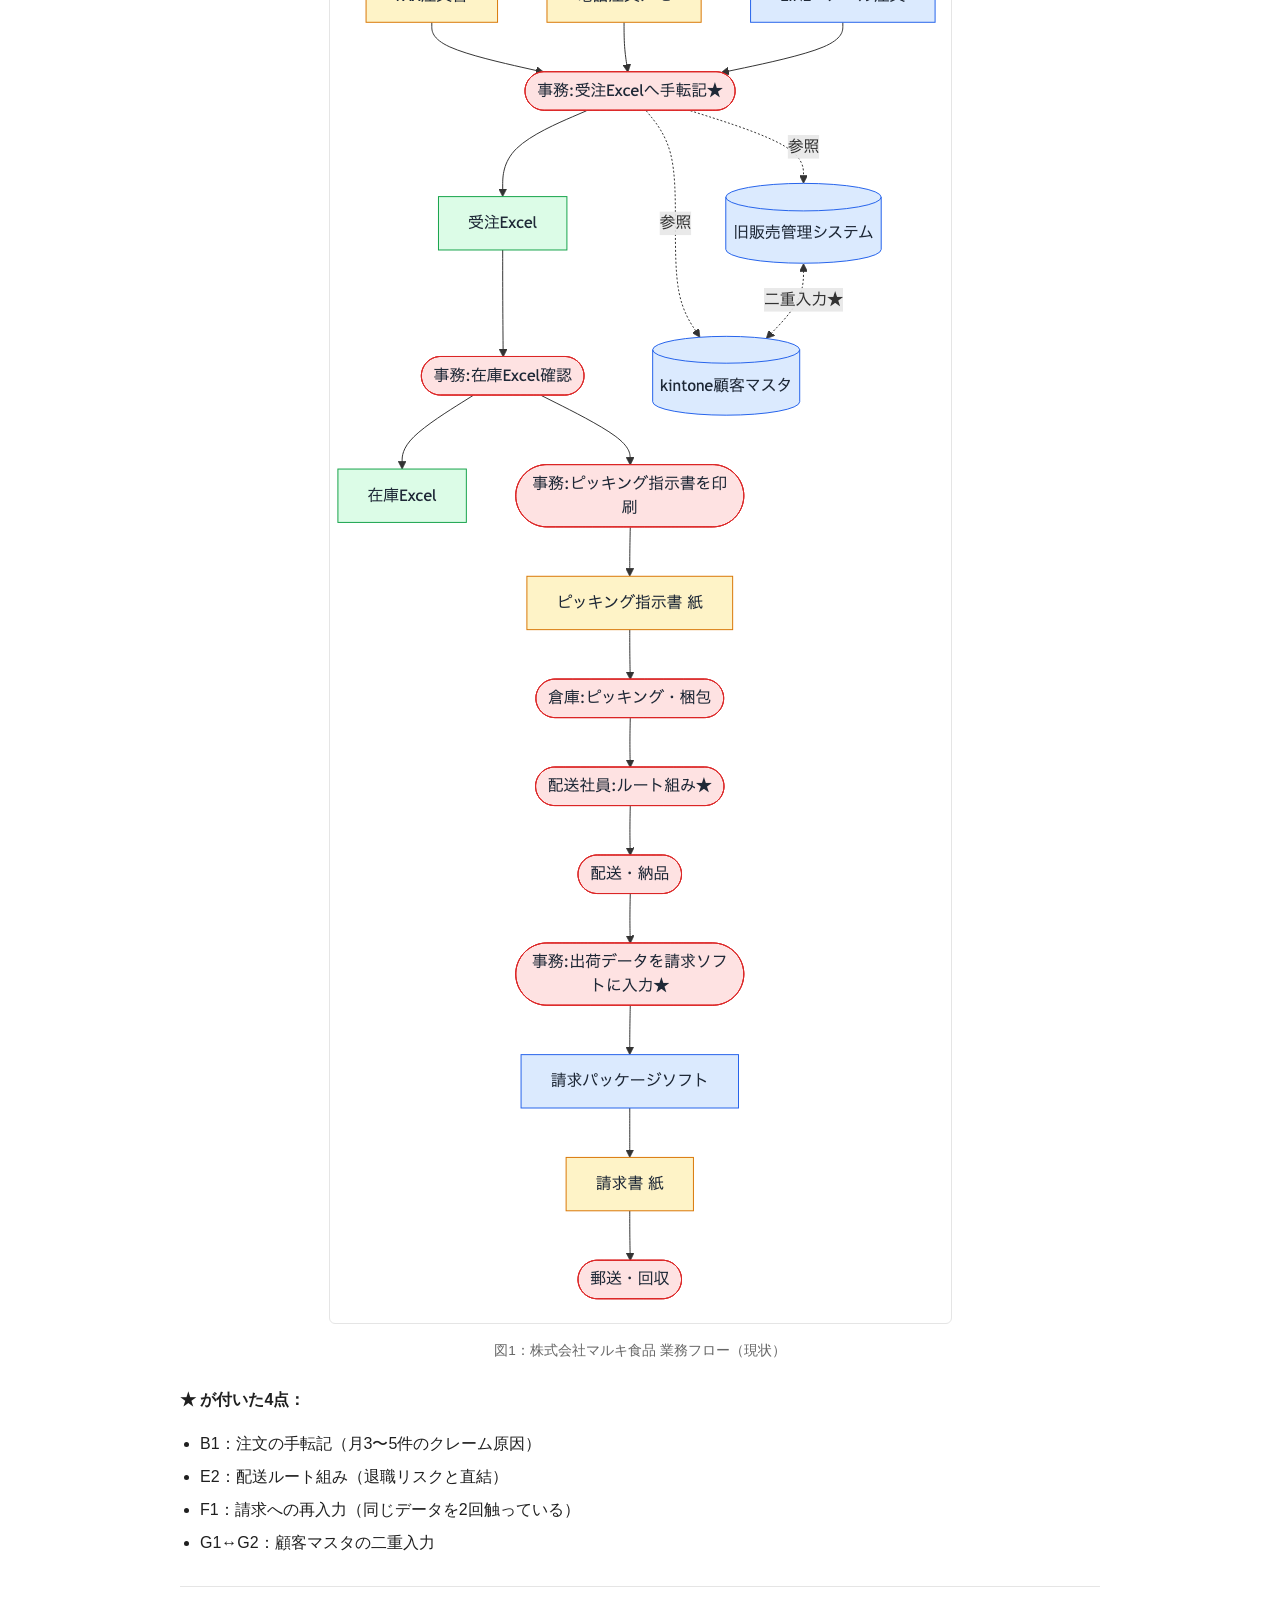
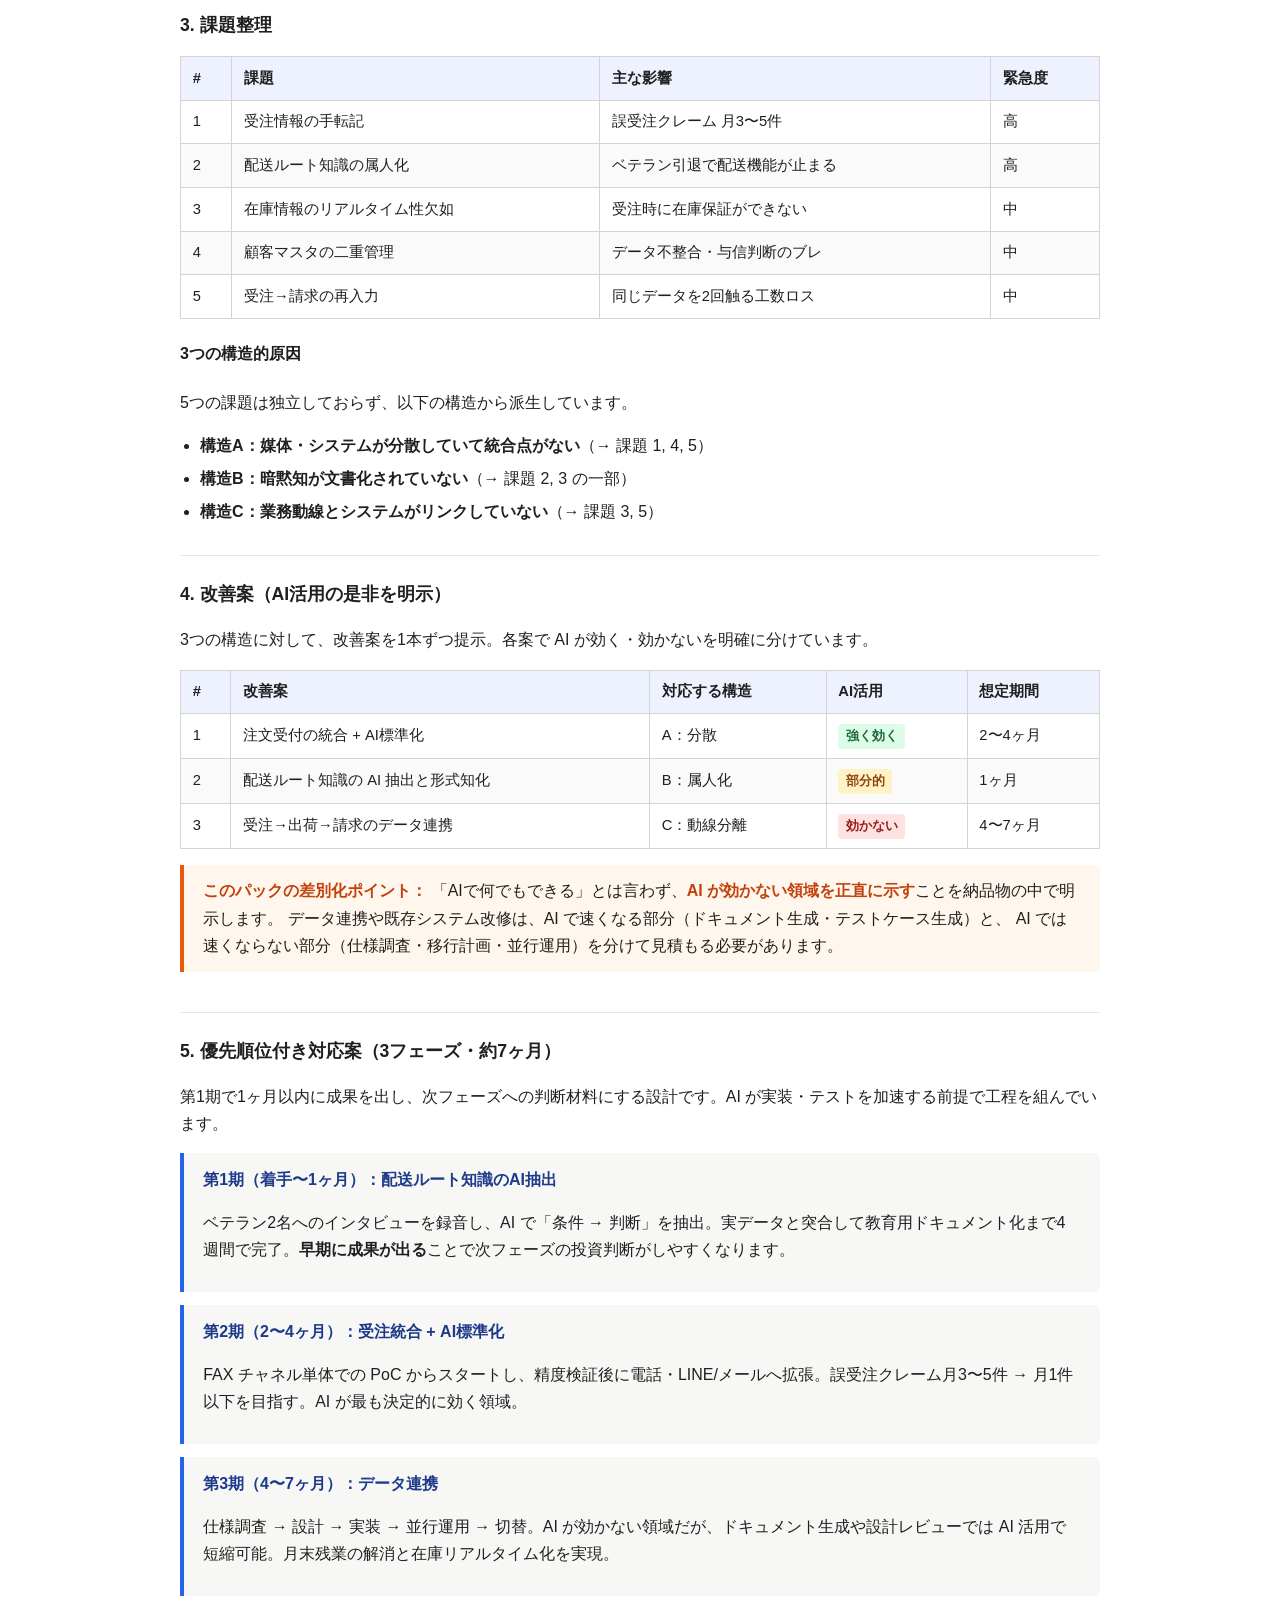
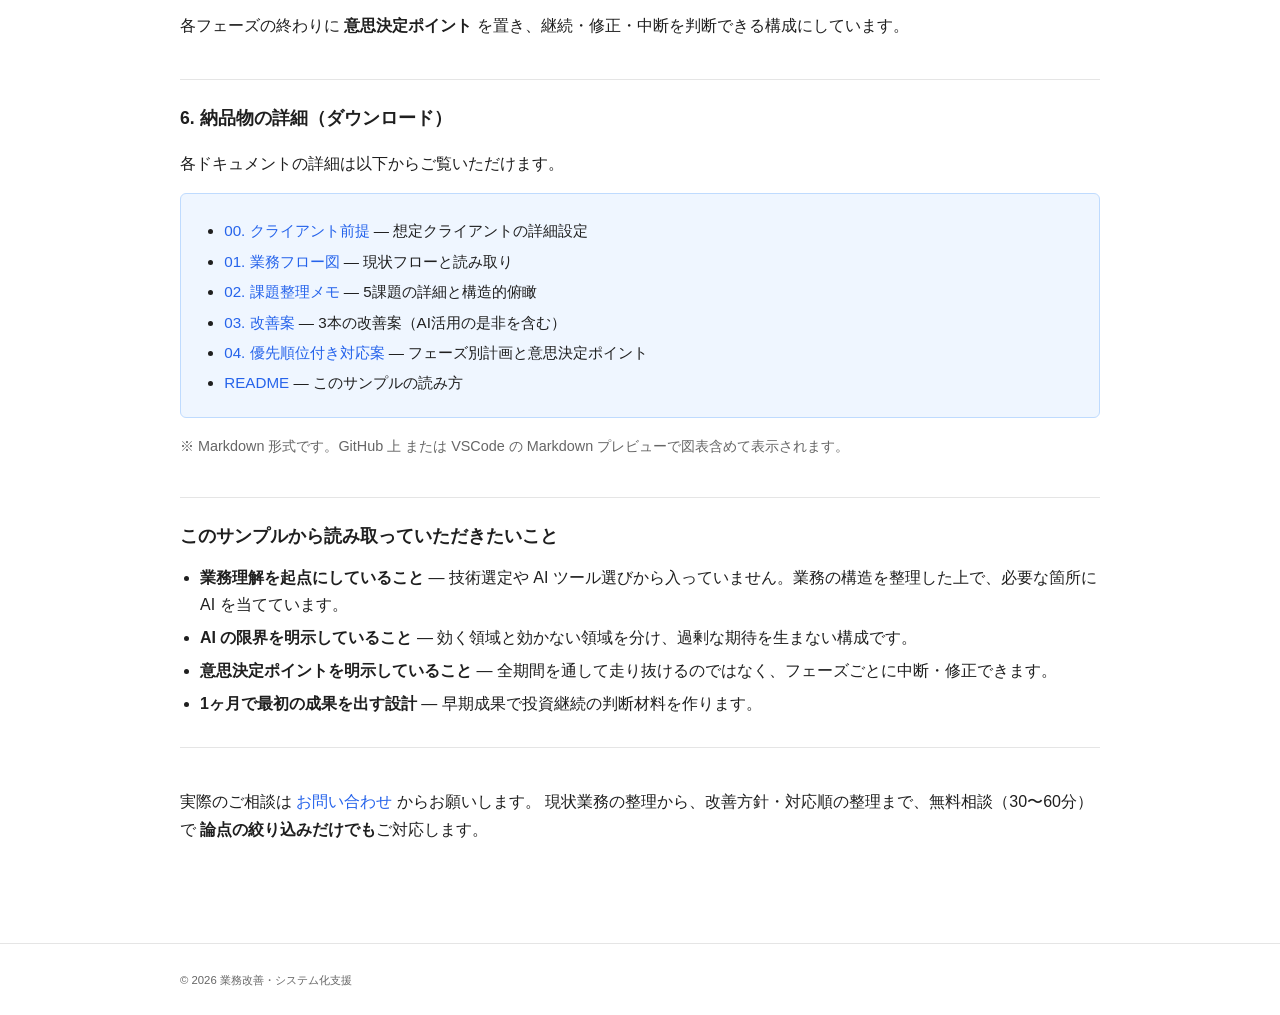
<file: sample-business-analysis.html>
<!DOCTYPE html>
<html lang="ja">
<head>
  <meta charset="UTF-8" />
  <meta name="viewport" content="width=device-width, initial-scale=1.0" />
  <title>業務整理パック サンプル成果物 | 業務改善・システム化支援</title>
  <meta name="description" content="業務整理パックの納品物の質感を見ていただくためのサンプル一式。架空の食品卸を想定して、業務フロー図・課題整理・改善案・優先順位付き対応案を実例として作成しました。" />
  <link rel="stylesheet" href="assets/style.css" />
  <!-- Google tag (gtag.js) -->
  <script async src="https://www.googletagmanager.com/gtag/js?id=G-YSGY8PW4ZS"></script>
  <script>
    window.dataLayer = window.dataLayer || [];
    function gtag(){dataLayer.push(arguments);}
    gtag('js', new Date());
    gtag('config', 'G-YSGY8PW4ZS');
  </script>
  <style>
    .sample-toc { background: #f7f7f5; border: 1px solid #e5e5e5; border-radius: 8px; padding: 1em 1.5em; margin: 1em 0 2em; }
    .sample-toc ol { margin: 0.5em 0 0 1.2em; padding: 0; }
    .sample-toc li { margin: 0.3em 0; }
    .sample-figure { margin: 1.5em 0; text-align: center; }
    .sample-figure img { max-width: 100%; height: auto; border: 1px solid #e5e5e5; border-radius: 6px; }
    .sample-figure figcaption { font-size: 0.85em; color: #666; margin-top: 0.5em; }
    .sample-table { width: 100%; border-collapse: collapse; margin: 1em 0; font-size: 0.92em; }
    .sample-table th, .sample-table td { border: 1px solid #d4d4d4; padding: 0.6em 0.8em; text-align: left; vertical-align: top; }
    .sample-table th { background: #eef2ff; font-weight: 700; }
    .sample-table tr:nth-child(even) td { background: #fafafa; }
    .sample-callout { background: #fff7ed; border-left: 4px solid #ea580c; padding: 0.8em 1.2em; margin: 1em 0; border-radius: 0 6px 6px 0; }
    .sample-callout strong { color: #c2410c; }
    .ai-tag { display: inline-block; padding: 0.15em 0.6em; border-radius: 4px; font-size: 0.85em; font-weight: 700; }
    .ai-strong { background: #dcfce7; color: #166534; }
    .ai-partial { background: #fef3c7; color: #92400e; }
    .ai-none { background: #fee2e2; color: #991b1b; }
    .download-list { background: #eff6ff; border: 1px solid #bfdbfe; border-radius: 6px; padding: 1em 1.5em; margin: 1em 0; }
    .download-list ul { margin: 0.5em 0 0 1.2em; padding: 0; }
    .download-list li { margin: 0.3em 0; font-size: 0.95em; }
    .phase-box { background: #f7f7f5; border-left: 4px solid #2563eb; padding: 0.8em 1.2em; margin: 0.8em 0; border-radius: 0 6px 6px 0; }
    .phase-box h4 { margin: 0 0 0.3em; color: #1e3a8a; }
  </style>
</head>
<body>
  <header class="site-header">
    <div class="container">
      <a href="./" class="site-title">業務改善・システム化支援</a>
      <nav class="site-nav">
        <a href="index.html#services">サービス</a>
        <a href="index.html#works">実績</a>
        <a href="index.html#notes">現場ノート</a>
        <a href="index.html#about">プロフィール</a>
        <a href="index.html#contact">お問い合わせ</a>
      </nav>
    </div>
  </header>

  <main>
    <section class="section">
      <div class="container">
        <a class="back-link" href="index.html#main-product">← 業務整理パックに戻る</a>
        <h1>業務整理パック サンプル成果物</h1>
        <p class="case-meta">
          <span>想定クライアント: 食品卸（架空・従業員28名）</span>
          <span>納品物: 4ドキュメント</span>
          <span>標準期間: 2〜3週間</span>
        </p>

        <div class="case-section">
          <h3>このサンプルの目的</h3>
          <p>
            業務整理パックを依頼すると、どんな成果物が手元に残るのか —
            その質感を実例で把握していただくためのページです。
            AI を業務に組み込む支援をうたう以上、「言葉で語る」だけでなく
            <strong>AI を使ってどんな成果物が出るのか</strong>を
            実際のフォーマットでお見せすべきだと考えました。
          </p>
          <p>
            実案件では、これをクライアント固有の事情に合わせて作成します。
            業種・規模・既存システム・経営者個別の論点で内容は変わりますが、
            <strong>論点整理から着手順までを1本でつなぐ構成</strong>は共通です。
          </p>
        </div>

        <div class="sample-toc">
          <strong>このページの構成</strong>
          <ol>
            <li><a href="#brief">想定クライアント</a></li>
            <li><a href="#flow">業務フロー図（現状）</a></li>
            <li><a href="#issues">課題整理（5件＋構造的原因）</a></li>
            <li><a href="#proposals">改善案（AI活用の是非を明示）</a></li>
            <li><a href="#priority">優先順位付き対応案（3フェーズ）</a></li>
            <li><a href="#downloads">ダウンロード</a></li>
          </ol>
        </div>

        <div class="case-section" id="brief">
          <h3>1. 想定クライアント</h3>
          <table class="sample-table">
            <tbody>
              <tr><th style="width: 30%">企業名（仮）</th><td>株式会社マルキ食品</td></tr>
              <tr><th>業種</th><td>食品卸（酒類・調味料・乾物）</td></tr>
              <tr><th>従業員数</th><td>28名（事務6・営業10・配送8・倉庫4）</td></tr>
              <tr><th>年商</th><td>約12億円</td></tr>
              <tr><th>取引先</th><td>飲食店・小売店 約200社</td></tr>
            </tbody>
          </table>

          <h4>経営者の問題意識（ヒアリング想定）</h4>
          <ul>
            <li>ベテラン配送が定年を迎えるが、ルート知識を引き継げていない</li>
            <li>FAX転記のミスでクレームが月3〜5件出ている</li>
            <li>kintone を入れたが、旧システムとの二重入力が止まらない</li>
            <li>AIで何かできるはずだが、何から手をつければよいか分からない</li>
            <li>外注したが要件が固まらず、見積も出てこなかった</li>
          </ul>
        </div>

        <div class="case-section" id="flow">
          <h3>2. 業務フロー図（現状）</h3>
          <p>ヒアリング内容をもとに、主軸業務（受注 → 在庫 → 出荷 → 請求）を1枚に整理しました。手作業・属人化が集中する点を <strong>★</strong> で明示しています。</p>
          <figure class="sample-figure">
            <img src="samples/business-analysis/assets/01-business-flow.png" alt="業務フロー図" />
            <figcaption>図1：株式会社マルキ食品 業務フロー（現状）</figcaption>
          </figure>
          <p><strong>★ が付いた4点：</strong></p>
          <ul>
            <li>B1：注文の手転記（月3〜5件のクレーム原因）</li>
            <li>E2：配送ルート組み（退職リスクと直結）</li>
            <li>F1：請求への再入力（同じデータを2回触っている）</li>
            <li>G1↔G2：顧客マスタの二重入力</li>
          </ul>
        </div>

        <div class="case-section" id="issues">
          <h3>3. 課題整理</h3>
          <table class="sample-table">
            <thead>
              <tr><th>#</th><th>課題</th><th>主な影響</th><th>緊急度</th></tr>
            </thead>
            <tbody>
              <tr><td>1</td><td>受注情報の手転記</td><td>誤受注クレーム 月3〜5件</td><td>高</td></tr>
              <tr><td>2</td><td>配送ルート知識の属人化</td><td>ベテラン引退で配送機能が止まる</td><td>高</td></tr>
              <tr><td>3</td><td>在庫情報のリアルタイム性欠如</td><td>受注時に在庫保証ができない</td><td>中</td></tr>
              <tr><td>4</td><td>顧客マスタの二重管理</td><td>データ不整合・与信判断のブレ</td><td>中</td></tr>
              <tr><td>5</td><td>受注→請求の再入力</td><td>同じデータを2回触る工数ロス</td><td>中</td></tr>
            </tbody>
          </table>

          <h4>3つの構造的原因</h4>
          <p>5つの課題は独立しておらず、以下の構造から派生しています。</p>
          <ul>
            <li><strong>構造A：媒体・システムが分散していて統合点がない</strong>（→ 課題 1, 4, 5）</li>
            <li><strong>構造B：暗黙知が文書化されていない</strong>（→ 課題 2, 3 の一部）</li>
            <li><strong>構造C：業務動線とシステムがリンクしていない</strong>（→ 課題 3, 5）</li>
          </ul>
        </div>

        <div class="case-section" id="proposals">
          <h3>4. 改善案（AI活用の是非を明示）</h3>
          <p>3つの構造に対して、改善案を1本ずつ提示。各案で AI が効く・効かないを明確に分けています。</p>

          <table class="sample-table">
            <thead>
              <tr><th>#</th><th>改善案</th><th>対応する構造</th><th>AI活用</th><th>想定期間</th></tr>
            </thead>
            <tbody>
              <tr><td>1</td><td>注文受付の統合 + AI標準化</td><td>A：分散</td><td><span class="ai-tag ai-strong">強く効く</span></td><td>2〜4ヶ月</td></tr>
              <tr><td>2</td><td>配送ルート知識の AI 抽出と形式知化</td><td>B：属人化</td><td><span class="ai-tag ai-partial">部分的</span></td><td>1ヶ月</td></tr>
              <tr><td>3</td><td>受注→出荷→請求のデータ連携</td><td>C：動線分離</td><td><span class="ai-tag ai-none">効かない</span></td><td>4〜7ヶ月</td></tr>
            </tbody>
          </table>

          <div class="sample-callout">
            <strong>このパックの差別化ポイント：</strong>
            「AIで何でもできる」とは言わず、<strong>AI が効かない領域を正直に示す</strong>ことを納品物の中で明示します。
            データ連携や既存システム改修は、AI で速くなる部分（ドキュメント生成・テストケース生成）と、
            AI では速くならない部分（仕様調査・移行計画・並行運用）を分けて見積もる必要があります。
          </div>
        </div>

        <div class="case-section" id="priority">
          <h3>5. 優先順位付き対応案（3フェーズ・約7ヶ月）</h3>
          <p>第1期で1ヶ月以内に成果を出し、次フェーズへの判断材料にする設計です。AI が実装・テストを加速する前提で工程を組んでいます。</p>

          <div class="phase-box">
            <h4>第1期（着手〜1ヶ月）：配送ルート知識のAI抽出</h4>
            <p>ベテラン2名へのインタビューを録音し、AI で「条件 → 判断」を抽出。実データと突合して教育用ドキュメント化まで4週間で完了。<strong>早期に成果が出る</strong>ことで次フェーズの投資判断がしやすくなります。</p>
          </div>

          <div class="phase-box">
            <h4>第2期（2〜4ヶ月）：受注統合 + AI標準化</h4>
            <p>FAX チャネル単体での PoC からスタートし、精度検証後に電話・LINE/メールへ拡張。誤受注クレーム月3〜5件 → 月1件以下を目指す。AI が最も決定的に効く領域。</p>
          </div>

          <div class="phase-box">
            <h4>第3期（4〜7ヶ月）：データ連携</h4>
            <p>仕様調査 → 設計 → 実装 → 並行運用 → 切替。AI が効かない領域だが、ドキュメント生成や設計レビューでは AI 活用で短縮可能。月末残業の解消と在庫リアルタイム化を実現。</p>
          </div>

          <p style="margin-top: 1em;">各フェーズの終わりに <strong>意思決定ポイント</strong> を置き、継続・修正・中断を判断できる構成にしています。</p>
        </div>

        <div class="case-section" id="downloads">
          <h3>6. 納品物の詳細（ダウンロード）</h3>
          <p>各ドキュメントの詳細は以下からご覧いただけます。</p>
          <div class="download-list">
            <ul>
              <li><a href="samples/business-analysis/00-client-brief.md">00. クライアント前提</a> — 想定クライアントの詳細設定</li>
              <li><a href="samples/business-analysis/01-business-flow.md">01. 業務フロー図</a> — 現状フローと読み取り</li>
              <li><a href="samples/business-analysis/02-issues.md">02. 課題整理メモ</a> — 5課題の詳細と構造的俯瞰</li>
              <li><a href="samples/business-analysis/03-proposals.md">03. 改善案</a> — 3本の改善案（AI活用の是非を含む）</li>
              <li><a href="samples/business-analysis/04-priority.md">04. 優先順位付き対応案</a> — フェーズ別計画と意思決定ポイント</li>
              <li><a href="samples/business-analysis/README.md">README</a> — このサンプルの読み方</li>
            </ul>
          </div>
          <p style="font-size: 0.9em; color: #666;">
            ※ Markdown 形式です。GitHub 上 または VSCode の Markdown プレビューで図表含めて表示されます。
          </p>
        </div>

        <div class="case-section">
          <h3>このサンプルから読み取っていただきたいこと</h3>
          <ul>
            <li><strong>業務理解を起点にしていること</strong> — 技術選定や AI ツール選びから入っていません。業務の構造を整理した上で、必要な箇所に AI を当てています。</li>
            <li><strong>AI の限界を明示していること</strong> — 効く領域と効かない領域を分け、過剰な期待を生まない構成です。</li>
            <li><strong>意思決定ポイントを明示していること</strong> — 全期間を通して走り抜けるのではなく、フェーズごとに中断・修正できます。</li>
            <li><strong>1ヶ月で最初の成果を出す設計</strong> — 早期成果で投資継続の判断材料を作ります。</li>
          </ul>
        </div>

        <div class="case-section">
          <p>
            実際のご相談は <a href="index.html#contact">お問い合わせ</a> からお願いします。
            現状業務の整理から、改善方針・対応順の整理まで、無料相談（30〜60分）で
            <strong>論点の絞り込みだけでも</strong>ご対応します。
          </p>
        </div>
      </div>
    </section>
  </main>

  <footer class="site-footer">
    <div class="container">
      <small>&copy; <span id="year"></span> 業務改善・システム化支援</small>
    </div>
  </footer>

  <script>
    document.getElementById('year').textContent = new Date().getFullYear();
  </script>
</body>
</html>
</file>
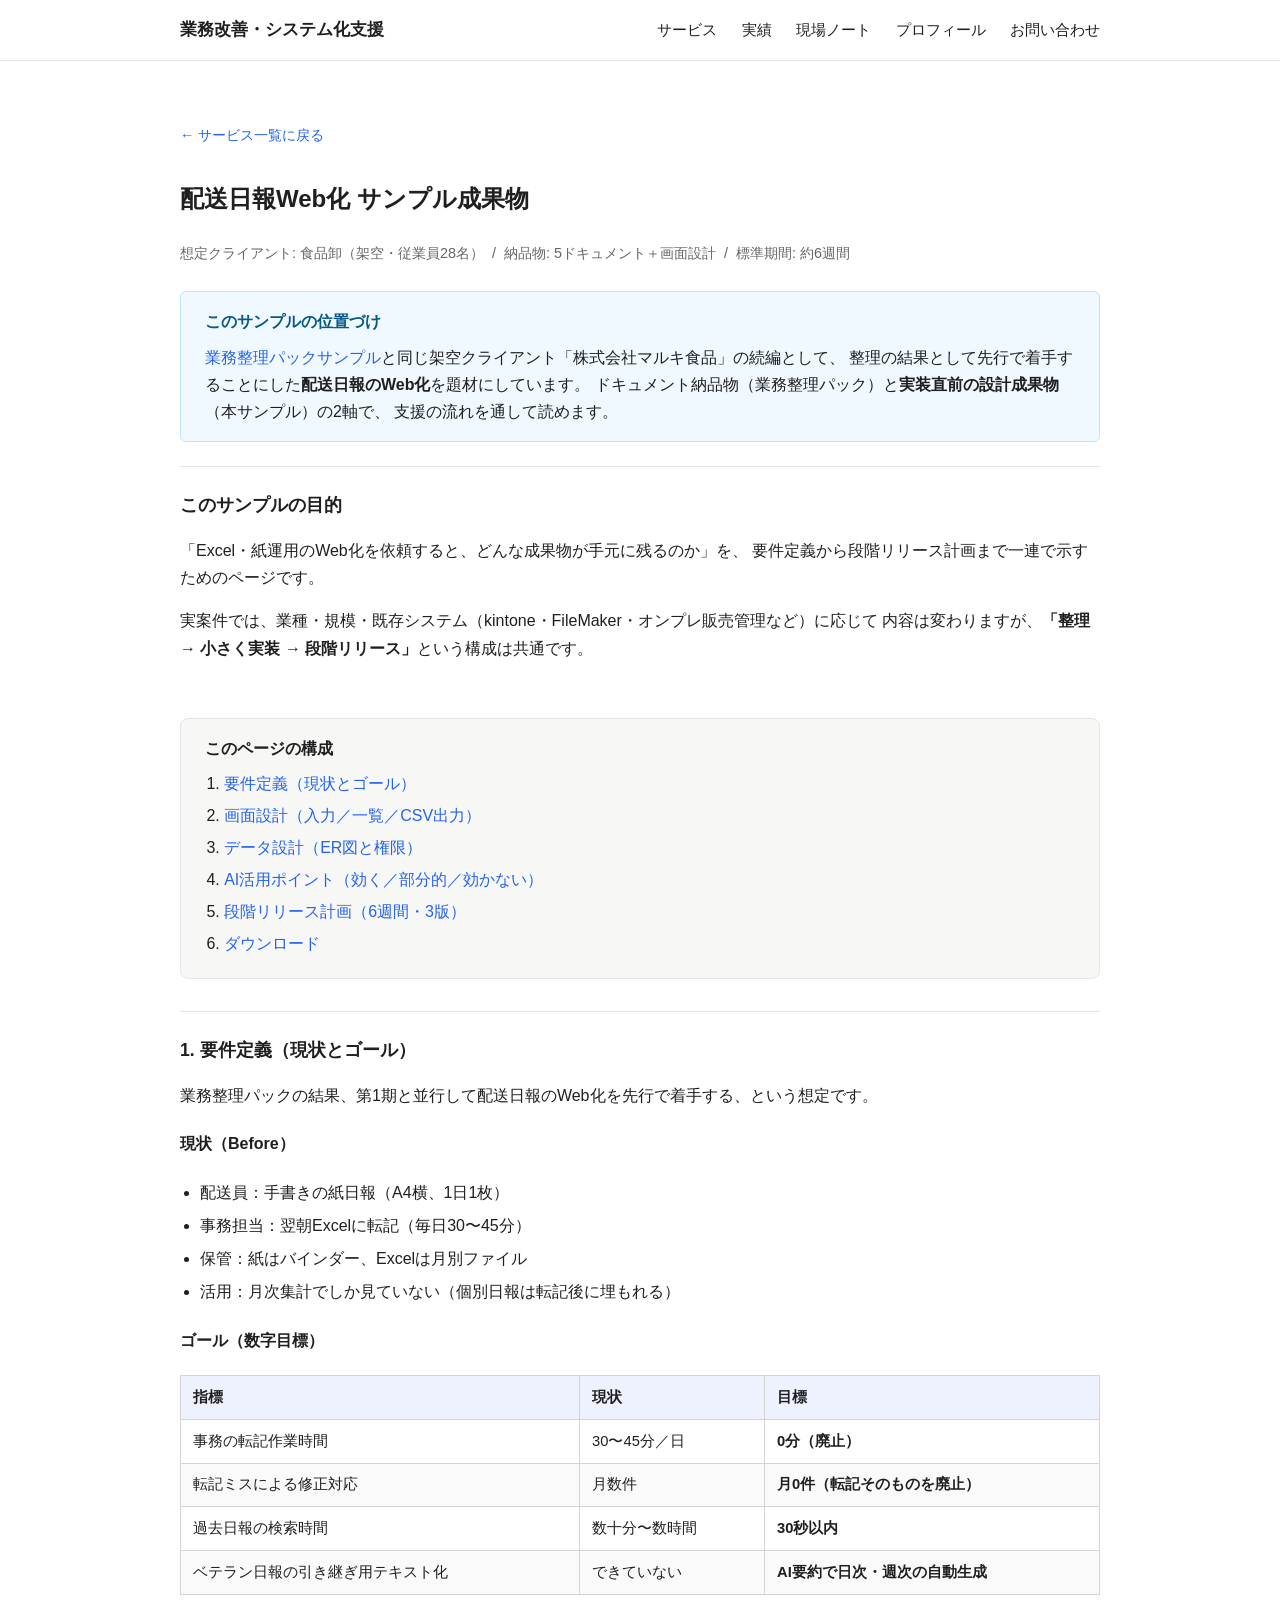
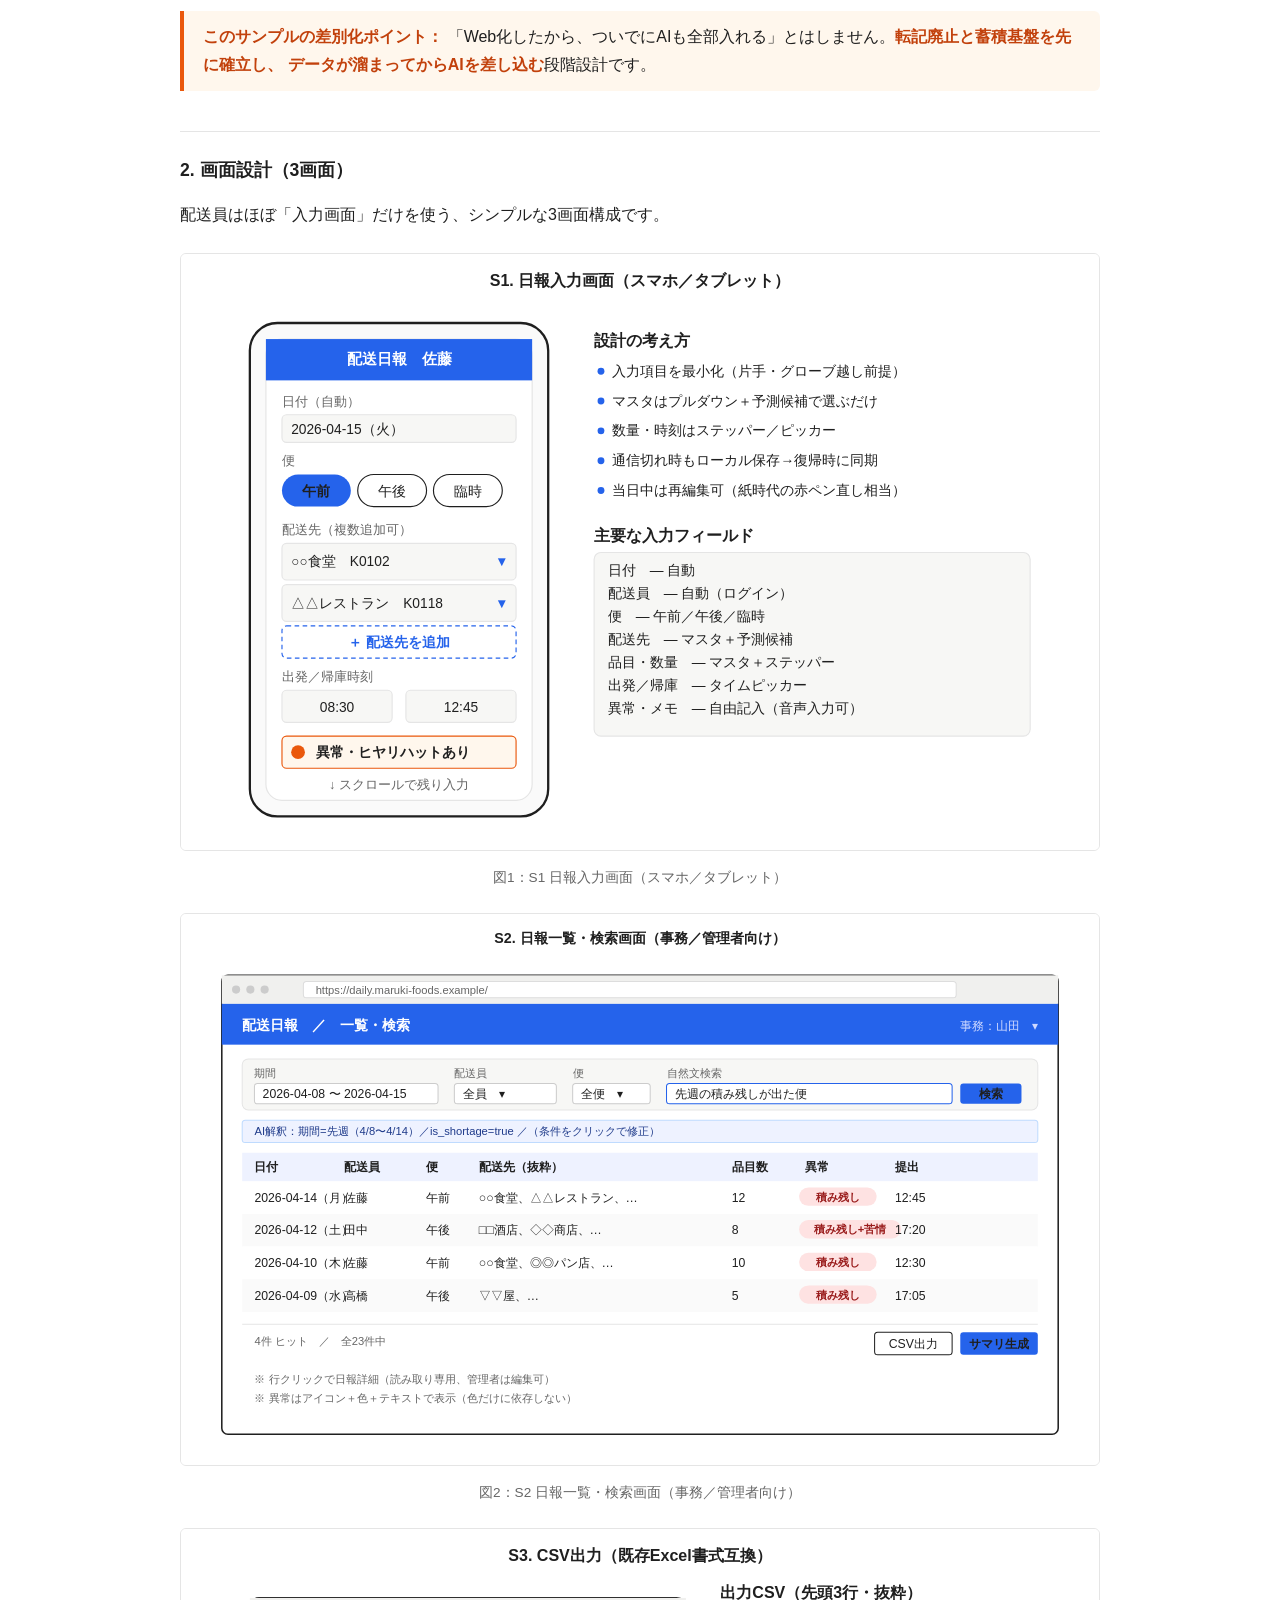
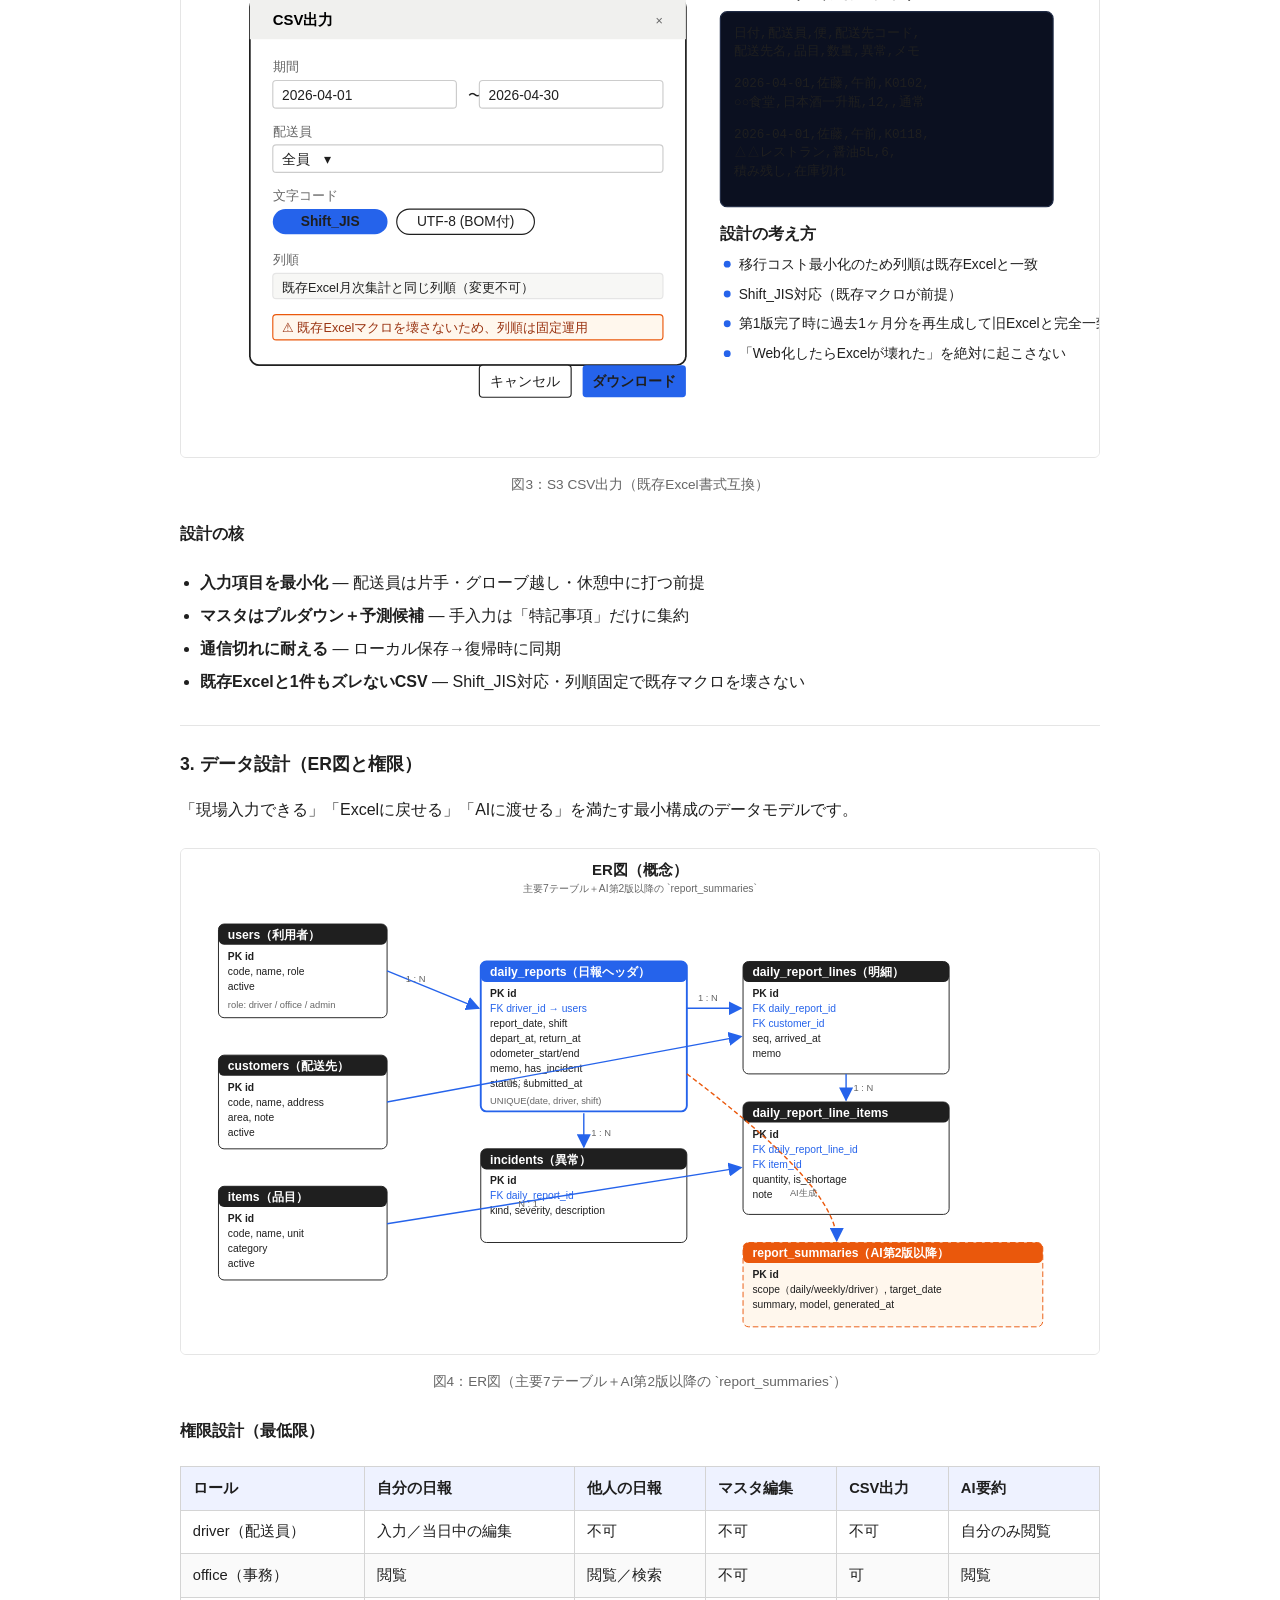
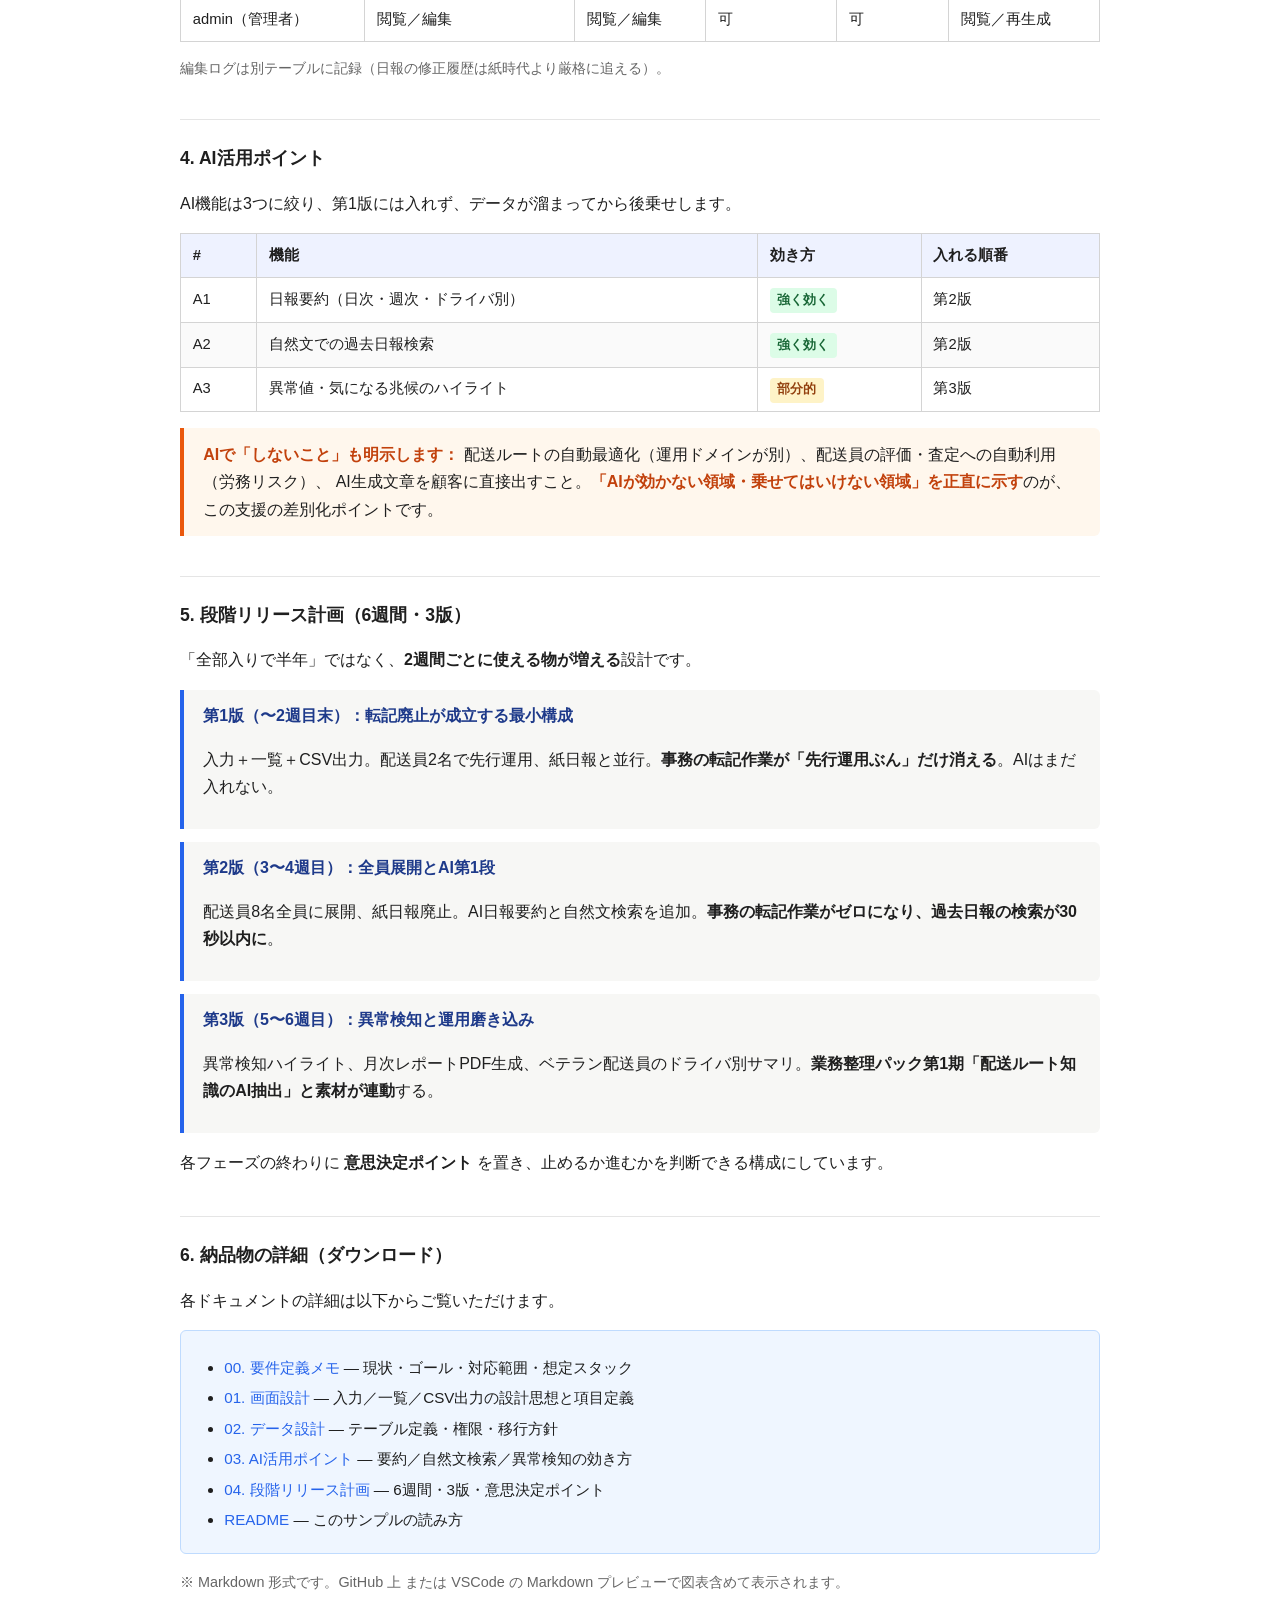
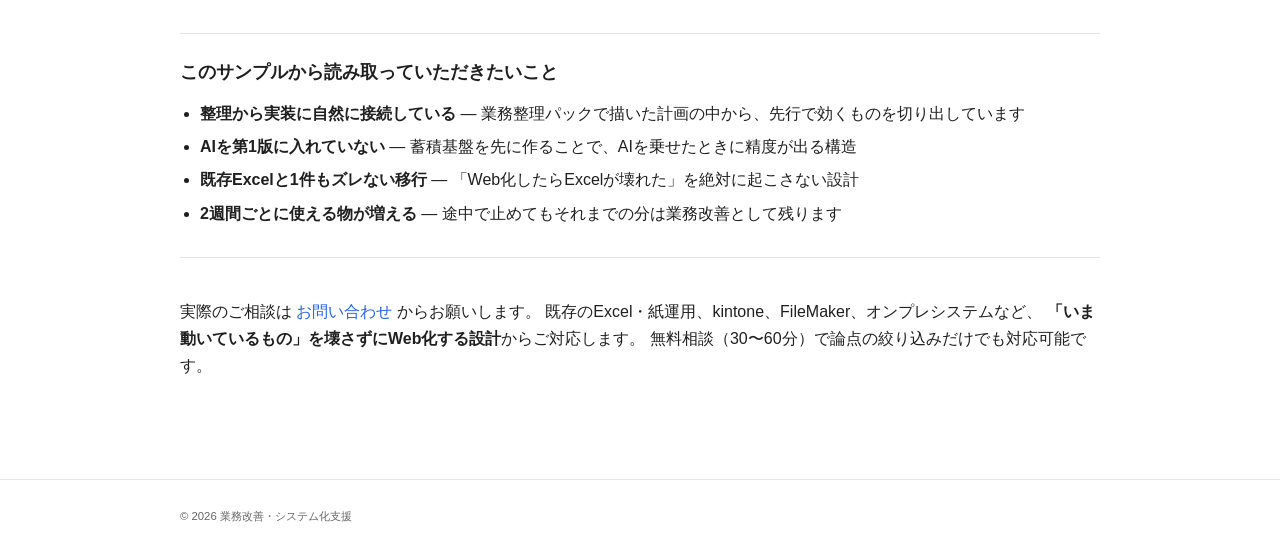
<file: sample-daily-report.html>
<!DOCTYPE html>
<html lang="ja">
<head>
  <meta charset="UTF-8" />
  <meta name="viewport" content="width=device-width, initial-scale=1.0" />
  <title>配送日報Web化 サンプル成果物 | 業務改善・システム化支援</title>
  <meta name="description" content="Excel・紙運用のWeb化の納品物の質感を見ていただくためのサンプル一式。架空の食品卸の配送日報Web化を題材に、要件定義・画面設計・データ設計・AI活用・段階リリース計画を実例として作成しました。" />
  <link rel="stylesheet" href="assets/style.css" />
  <!-- Google tag (gtag.js) -->
  <script async src="https://www.googletagmanager.com/gtag/js?id=G-YSGY8PW4ZS"></script>
  <script>
    window.dataLayer = window.dataLayer || [];
    function gtag(){dataLayer.push(arguments);}
    gtag('js', new Date());
    gtag('config', 'G-YSGY8PW4ZS');
  </script>
  <style>
    .sample-toc { background: #f7f7f5; border: 1px solid #e5e5e5; border-radius: 8px; padding: 1em 1.5em; margin: 1em 0 2em; }
    .sample-toc ol { margin: 0.5em 0 0 1.2em; padding: 0; }
    .sample-toc li { margin: 0.3em 0; }
    .sample-figure { margin: 1.5em 0; text-align: center; }
    .sample-figure img, .sample-figure object { max-width: 100%; height: auto; border: 1px solid #e5e5e5; border-radius: 6px; background: #ffffff; }
    .sample-figure figcaption { font-size: 0.85em; color: #666; margin-top: 0.5em; }
    .sample-table { width: 100%; border-collapse: collapse; margin: 1em 0; font-size: 0.92em; }
    .sample-table th, .sample-table td { border: 1px solid #d4d4d4; padding: 0.6em 0.8em; text-align: left; vertical-align: top; }
    .sample-table th { background: #eef2ff; font-weight: 700; }
    .sample-table tr:nth-child(even) td { background: #fafafa; }
    .sample-callout { background: #fff7ed; border-left: 4px solid #ea580c; padding: 0.8em 1.2em; margin: 1em 0; border-radius: 0 6px 6px 0; }
    .sample-callout strong { color: #c2410c; }
    .ai-tag { display: inline-block; padding: 0.15em 0.6em; border-radius: 4px; font-size: 0.85em; font-weight: 700; }
    .ai-strong { background: #dcfce7; color: #166534; }
    .ai-partial { background: #fef3c7; color: #92400e; }
    .ai-none { background: #fee2e2; color: #991b1b; }
    .download-list { background: #eff6ff; border: 1px solid #bfdbfe; border-radius: 6px; padding: 1em 1.5em; margin: 1em 0; }
    .download-list ul { margin: 0.5em 0 0 1.2em; padding: 0; }
    .download-list li { margin: 0.3em 0; font-size: 0.95em; }
    .phase-box { background: #f7f7f5; border-left: 4px solid #2563eb; padding: 0.8em 1.2em; margin: 0.8em 0; border-radius: 0 6px 6px 0; }
    .phase-box h4 { margin: 0 0 0.3em; color: #1e3a8a; }
    .related-sample { background: #f0f9ff; border: 1px solid #bae6fd; border-radius: 6px; padding: 1em 1.5em; margin: 1.5em 0; }
    .related-sample h4 { margin: 0 0 0.5em; color: #075985; }
  </style>
</head>
<body>
  <header class="site-header">
    <div class="container">
      <a href="./" class="site-title">業務改善・システム化支援</a>
      <nav class="site-nav">
        <a href="index.html#services">サービス</a>
        <a href="index.html#works">実績</a>
        <a href="index.html#notes">現場ノート</a>
        <a href="index.html#about">プロフィール</a>
        <a href="index.html#contact">お問い合わせ</a>
      </nav>
    </div>
  </header>

  <main>
    <section class="section">
      <div class="container">
        <a class="back-link" href="index.html#services">← サービス一覧に戻る</a>
        <h1>配送日報Web化 サンプル成果物</h1>
        <p class="case-meta">
          <span>想定クライアント: 食品卸（架空・従業員28名）</span>
          <span>納品物: 5ドキュメント＋画面設計</span>
          <span>標準期間: 約6週間</span>
        </p>

        <div class="related-sample">
          <h4>このサンプルの位置づけ</h4>
          <p style="margin: 0;">
            <a href="sample-business-analysis.html">業務整理パックサンプル</a>と同じ架空クライアント「株式会社マルキ食品」の続編として、
            整理の結果として先行で着手することにした<strong>配送日報のWeb化</strong>を題材にしています。
            ドキュメント納品物（業務整理パック）と<strong>実装直前の設計成果物</strong>（本サンプル）の2軸で、
            支援の流れを通して読めます。
          </p>
        </div>

        <div class="case-section">
          <h3>このサンプルの目的</h3>
          <p>
            「Excel・紙運用のWeb化を依頼すると、どんな成果物が手元に残るのか」を、
            要件定義から段階リリース計画まで一連で示すためのページです。
          </p>
          <p>
            実案件では、業種・規模・既存システム（kintone・FileMaker・オンプレ販売管理など）に応じて
            内容は変わりますが、<strong>「整理 → 小さく実装 → 段階リリース」</strong>という構成は共通です。
          </p>
        </div>

        <div class="sample-toc">
          <strong>このページの構成</strong>
          <ol>
            <li><a href="#requirements">要件定義（現状とゴール）</a></li>
            <li><a href="#screens">画面設計（入力／一覧／CSV出力）</a></li>
            <li><a href="#data">データ設計（ER図と権限）</a></li>
            <li><a href="#ai">AI活用ポイント（効く／部分的／効かない）</a></li>
            <li><a href="#release">段階リリース計画（6週間・3版）</a></li>
            <li><a href="#downloads">ダウンロード</a></li>
          </ol>
        </div>

        <div class="case-section" id="requirements">
          <h3>1. 要件定義（現状とゴール）</h3>
          <p>業務整理パックの結果、第1期と並行して配送日報のWeb化を先行で着手する、という想定です。</p>

          <h4>現状（Before）</h4>
          <ul>
            <li>配送員：手書きの紙日報（A4横、1日1枚）</li>
            <li>事務担当：翌朝Excelに転記（毎日30〜45分）</li>
            <li>保管：紙はバインダー、Excelは月別ファイル</li>
            <li>活用：月次集計でしか見ていない（個別日報は転記後に埋もれる）</li>
          </ul>

          <h4>ゴール（数字目標）</h4>
          <table class="sample-table">
            <thead>
              <tr><th>指標</th><th>現状</th><th>目標</th></tr>
            </thead>
            <tbody>
              <tr><td>事務の転記作業時間</td><td>30〜45分／日</td><td><strong>0分（廃止）</strong></td></tr>
              <tr><td>転記ミスによる修正対応</td><td>月数件</td><td><strong>月0件（転記そのものを廃止）</strong></td></tr>
              <tr><td>過去日報の検索時間</td><td>数十分〜数時間</td><td><strong>30秒以内</strong></td></tr>
              <tr><td>ベテラン日報の引き継ぎ用テキスト化</td><td>できていない</td><td><strong>AI要約で日次・週次の自動生成</strong></td></tr>
            </tbody>
          </table>

          <div class="sample-callout">
            <strong>このサンプルの差別化ポイント：</strong>
            「Web化したから、ついでにAIも全部入れる」とはしません。<strong>転記廃止と蓄積基盤を先に確立し、
            データが溜まってからAIを差し込む</strong>段階設計です。
          </div>
        </div>

        <div class="case-section" id="screens">
          <h3>2. 画面設計（3画面）</h3>
          <p>配送員はほぼ「入力画面」だけを使う、シンプルな3画面構成です。</p>

          <figure class="sample-figure">
            <object type="image/svg+xml" data="samples/daily-report/assets/01-input-screen.svg" aria-label="日報入力画面のワイヤーフレーム"></object>
            <figcaption>図1：S1 日報入力画面（スマホ／タブレット）</figcaption>
          </figure>

          <figure class="sample-figure">
            <object type="image/svg+xml" data="samples/daily-report/assets/01-list-screen.svg" aria-label="日報一覧・検索画面のワイヤーフレーム"></object>
            <figcaption>図2：S2 日報一覧・検索画面（事務／管理者向け）</figcaption>
          </figure>

          <figure class="sample-figure">
            <object type="image/svg+xml" data="samples/daily-report/assets/01-csv-export.svg" aria-label="CSV出力ダイアログのワイヤーフレーム"></object>
            <figcaption>図3：S3 CSV出力（既存Excel書式互換）</figcaption>
          </figure>

          <h4>設計の核</h4>
          <ul>
            <li><strong>入力項目を最小化</strong> — 配送員は片手・グローブ越し・休憩中に打つ前提</li>
            <li><strong>マスタはプルダウン＋予測候補</strong> — 手入力は「特記事項」だけに集約</li>
            <li><strong>通信切れに耐える</strong> — ローカル保存→復帰時に同期</li>
            <li><strong>既存Excelと1件もズレないCSV</strong> — Shift_JIS対応・列順固定で既存マクロを壊さない</li>
          </ul>
        </div>

        <div class="case-section" id="data">
          <h3>3. データ設計（ER図と権限）</h3>
          <p>「現場入力できる」「Excelに戻せる」「AIに渡せる」を満たす最小構成のデータモデルです。</p>

          <figure class="sample-figure">
            <object type="image/svg+xml" data="samples/daily-report/assets/02-er-diagram.svg" aria-label="配送日報のER図"></object>
            <figcaption>図4：ER図（主要7テーブル＋AI第2版以降の `report_summaries`）</figcaption>
          </figure>

          <h4>権限設計（最低限）</h4>
          <table class="sample-table">
            <thead>
              <tr><th>ロール</th><th>自分の日報</th><th>他人の日報</th><th>マスタ編集</th><th>CSV出力</th><th>AI要約</th></tr>
            </thead>
            <tbody>
              <tr><td>driver（配送員）</td><td>入力／当日中の編集</td><td>不可</td><td>不可</td><td>不可</td><td>自分のみ閲覧</td></tr>
              <tr><td>office（事務）</td><td>閲覧</td><td>閲覧／検索</td><td>不可</td><td>可</td><td>閲覧</td></tr>
              <tr><td>admin（管理者）</td><td>閲覧／編集</td><td>閲覧／編集</td><td>可</td><td>可</td><td>閲覧／再生成</td></tr>
            </tbody>
          </table>
          <p style="font-size: 0.9em; color: #666;">編集ログは別テーブルに記録（日報の修正履歴は紙時代より厳格に追える）。</p>
        </div>

        <div class="case-section" id="ai">
          <h3>4. AI活用ポイント</h3>
          <p>AI機能は3つに絞り、第1版には入れず、データが溜まってから後乗せします。</p>

          <table class="sample-table">
            <thead>
              <tr><th>#</th><th>機能</th><th>効き方</th><th>入れる順番</th></tr>
            </thead>
            <tbody>
              <tr><td>A1</td><td>日報要約（日次・週次・ドライバ別）</td><td><span class="ai-tag ai-strong">強く効く</span></td><td>第2版</td></tr>
              <tr><td>A2</td><td>自然文での過去日報検索</td><td><span class="ai-tag ai-strong">強く効く</span></td><td>第2版</td></tr>
              <tr><td>A3</td><td>異常値・気になる兆候のハイライト</td><td><span class="ai-tag ai-partial">部分的</span></td><td>第3版</td></tr>
            </tbody>
          </table>

          <div class="sample-callout">
            <strong>AIで「しないこと」も明示します：</strong>
            配送ルートの自動最適化（運用ドメインが別）、配送員の評価・査定への自動利用（労務リスク）、
            AI生成文章を顧客に直接出すこと。<strong>「AIが効かない領域・乗せてはいけない領域」を正直に示す</strong>のが、
            この支援の差別化ポイントです。
          </div>
        </div>

        <div class="case-section" id="release">
          <h3>5. 段階リリース計画（6週間・3版）</h3>
          <p>「全部入りで半年」ではなく、<strong>2週間ごとに使える物が増える</strong>設計です。</p>

          <div class="phase-box">
            <h4>第1版（〜2週目末）：転記廃止が成立する最小構成</h4>
            <p>入力＋一覧＋CSV出力。配送員2名で先行運用、紙日報と並行。<strong>事務の転記作業が「先行運用ぶん」だけ消える</strong>。AIはまだ入れない。</p>
          </div>

          <div class="phase-box">
            <h4>第2版（3〜4週目）：全員展開とAI第1段</h4>
            <p>配送員8名全員に展開、紙日報廃止。AI日報要約と自然文検索を追加。<strong>事務の転記作業がゼロになり、過去日報の検索が30秒以内に</strong>。</p>
          </div>

          <div class="phase-box">
            <h4>第3版（5〜6週目）：異常検知と運用磨き込み</h4>
            <p>異常検知ハイライト、月次レポートPDF生成、ベテラン配送員のドライバ別サマリ。<strong>業務整理パック第1期「配送ルート知識のAI抽出」と素材が連動</strong>する。</p>
          </div>

          <p style="margin-top: 1em;">各フェーズの終わりに <strong>意思決定ポイント</strong> を置き、止めるか進むかを判断できる構成にしています。</p>
        </div>

        <div class="case-section" id="downloads">
          <h3>6. 納品物の詳細（ダウンロード）</h3>
          <p>各ドキュメントの詳細は以下からご覧いただけます。</p>
          <div class="download-list">
            <ul>
              <li><a href="samples/daily-report/00-requirements.md">00. 要件定義メモ</a> — 現状・ゴール・対応範囲・想定スタック</li>
              <li><a href="samples/daily-report/01-screen-design.md">01. 画面設計</a> — 入力／一覧／CSV出力の設計思想と項目定義</li>
              <li><a href="samples/daily-report/02-data-design.md">02. データ設計</a> — テーブル定義・権限・移行方針</li>
              <li><a href="samples/daily-report/03-ai-usage.md">03. AI活用ポイント</a> — 要約／自然文検索／異常検知の効き方</li>
              <li><a href="samples/daily-report/04-release-plan.md">04. 段階リリース計画</a> — 6週間・3版・意思決定ポイント</li>
              <li><a href="samples/daily-report/README.md">README</a> — このサンプルの読み方</li>
            </ul>
          </div>
          <p style="font-size: 0.9em; color: #666;">
            ※ Markdown 形式です。GitHub 上 または VSCode の Markdown プレビューで図表含めて表示されます。
          </p>
        </div>

        <div class="case-section">
          <h3>このサンプルから読み取っていただきたいこと</h3>
          <ul>
            <li><strong>整理から実装に自然に接続している</strong> — 業務整理パックで描いた計画の中から、先行で効くものを切り出しています</li>
            <li><strong>AIを第1版に入れていない</strong> — 蓄積基盤を先に作ることで、AIを乗せたときに精度が出る構造</li>
            <li><strong>既存Excelと1件もズレない移行</strong> — 「Web化したらExcelが壊れた」を絶対に起こさない設計</li>
            <li><strong>2週間ごとに使える物が増える</strong> — 途中で止めてもそれまでの分は業務改善として残ります</li>
          </ul>
        </div>

        <div class="case-section">
          <p>
            実際のご相談は <a href="index.html#contact">お問い合わせ</a> からお願いします。
            既存のExcel・紙運用、kintone、FileMaker、オンプレシステムなど、
            <strong>「いま動いているもの」を壊さずにWeb化する設計</strong>からご対応します。
            無料相談（30〜60分）で論点の絞り込みだけでも対応可能です。
          </p>
        </div>
      </div>
    </section>
  </main>

  <footer class="site-footer">
    <div class="container">
      <small>&copy; <span id="year"></span> 業務改善・システム化支援</small>
    </div>
  </footer>

  <script>
    document.getElementById('year').textContent = new Date().getFullYear();
  </script>
</body>
</html>
</file>
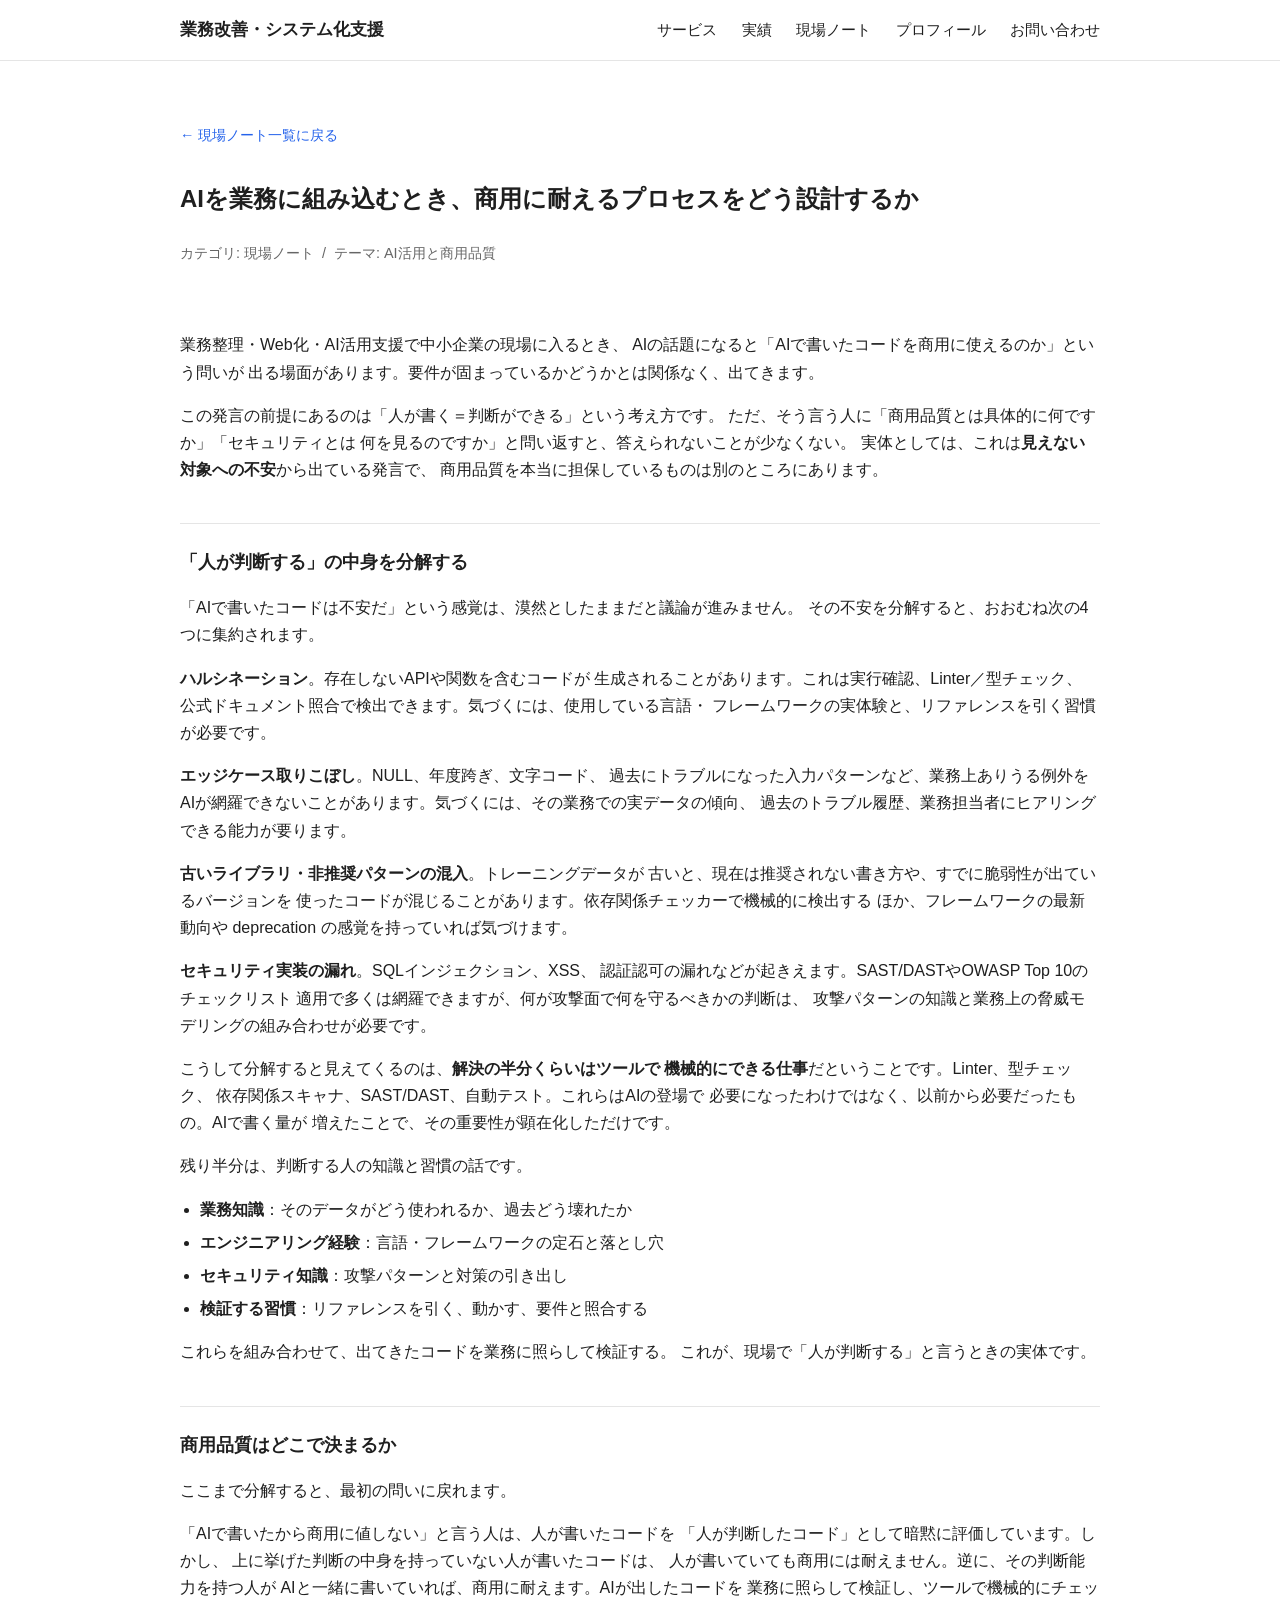
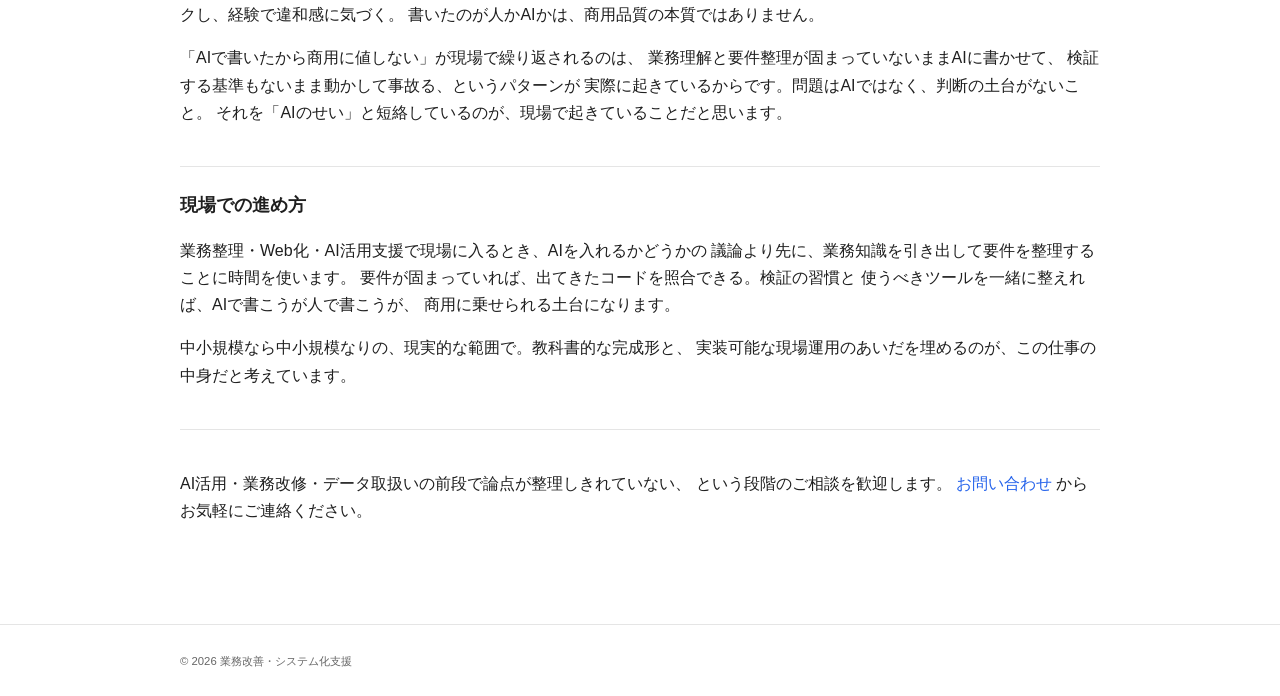
<file: notes/ai-commercial-process.html>
<!DOCTYPE html>
<html lang="ja">
<head>
  <meta charset="UTF-8" />
  <meta name="viewport" content="width=device-width, initial-scale=1.0" />
  <title>AIを業務に組み込むとき、商用に耐えるプロセスをどう設計するか | 業務改善・システム化支援</title>
  <meta name="description" content="「AIで書いたコードは商用に値しない」と言われる場面で、人が判断する仕事の中身——機械化できる部分と、業務知識・エンジニア経験・セキュリティ知識・検証習慣の組み合わせ——を分解。商用品質はAI使用の有無ではなく、この判断の土台で決まる、というスタンスを整理しています。" />
  <link rel="stylesheet" href="../assets/style.css" />
  <!-- Google tag (gtag.js) -->
  <script async src="https://www.googletagmanager.com/gtag/js?id=G-YSGY8PW4ZS"></script>
  <script>
    window.dataLayer = window.dataLayer || [];
    function gtag(){dataLayer.push(arguments);}
    gtag('js', new Date());
    gtag('config', 'G-YSGY8PW4ZS');
  </script>
</head>
<body>
  <header class="site-header">
    <div class="container">
      <a href="../" class="site-title">業務改善・システム化支援</a>
      <nav class="site-nav">
        <a href="../index.html#services">サービス</a>
        <a href="../index.html#works">実績</a>
        <a href="../notes.html">現場ノート</a>
        <a href="../index.html#about">プロフィール</a>
        <a href="../index.html#contact">お問い合わせ</a>
      </nav>
    </div>
  </header>

  <main>
    <section class="section">
      <div class="container">
        <a class="back-link" href="../notes.html">← 現場ノート一覧に戻る</a>
        <h1>AIを業務に組み込むとき、商用に耐えるプロセスをどう設計するか</h1>
        <p class="case-meta">
          <span>カテゴリ: 現場ノート</span>
          <span>テーマ: AI活用と商用品質</span>
        </p>

        <div class="case-section">
          <p>
            業務整理・Web化・AI活用支援で中小企業の現場に入るとき、
            AIの話題になると「AIで書いたコードを商用に使えるのか」という問いが
            出る場面があります。要件が固まっているかどうかとは関係なく、出てきます。
          </p>
          <p>
            この発言の前提にあるのは「人が書く＝判断ができる」という考え方です。
            ただ、そう言う人に「商用品質とは具体的に何ですか」「セキュリティとは
            何を見るのですか」と問い返すと、答えられないことが少なくない。
            実体としては、これは<strong>見えない対象への不安</strong>から出ている発言で、
            商用品質を本当に担保しているものは別のところにあります。
          </p>
        </div>

        <div class="case-section">
          <h3>「人が判断する」の中身を分解する</h3>
          <p>
            「AIで書いたコードは不安だ」という感覚は、漠然としたままだと議論が進みません。
            その不安を分解すると、おおむね次の4つに集約されます。
          </p>

          <p>
            <strong>ハルシネーション</strong>。存在しないAPIや関数を含むコードが
            生成されることがあります。これは実行確認、Linter／型チェック、
            公式ドキュメント照合で検出できます。気づくには、使用している言語・
            フレームワークの実体験と、リファレンスを引く習慣が必要です。
          </p>

          <p>
            <strong>エッジケース取りこぼし</strong>。NULL、年度跨ぎ、文字コード、
            過去にトラブルになった入力パターンなど、業務上ありうる例外を
            AIが網羅できないことがあります。気づくには、その業務での実データの傾向、
            過去のトラブル履歴、業務担当者にヒアリングできる能力が要ります。
          </p>

          <p>
            <strong>古いライブラリ・非推奨パターンの混入</strong>。トレーニングデータが
            古いと、現在は推奨されない書き方や、すでに脆弱性が出ているバージョンを
            使ったコードが混じることがあります。依存関係チェッカーで機械的に検出する
            ほか、フレームワークの最新動向や deprecation の感覚を持っていれば気づけます。
          </p>

          <p>
            <strong>セキュリティ実装の漏れ</strong>。SQLインジェクション、XSS、
            認証認可の漏れなどが起きえます。SAST/DASTやOWASP Top 10のチェックリスト
            適用で多くは網羅できますが、何が攻撃面で何を守るべきかの判断は、
            攻撃パターンの知識と業務上の脅威モデリングの組み合わせが必要です。
          </p>

          <p>
            こうして分解すると見えてくるのは、<strong>解決の半分くらいはツールで
            機械的にできる仕事</strong>だということです。Linter、型チェック、
            依存関係スキャナ、SAST/DAST、自動テスト。これらはAIの登場で
            必要になったわけではなく、以前から必要だったもの。AIで書く量が
            増えたことで、その重要性が顕在化しただけです。
          </p>

          <p>
            残り半分は、判断する人の知識と習慣の話です。
          </p>
          <ul>
            <li><strong>業務知識</strong>：そのデータがどう使われるか、過去どう壊れたか</li>
            <li><strong>エンジニアリング経験</strong>：言語・フレームワークの定石と落とし穴</li>
            <li><strong>セキュリティ知識</strong>：攻撃パターンと対策の引き出し</li>
            <li><strong>検証する習慣</strong>：リファレンスを引く、動かす、要件と照合する</li>
          </ul>
          <p>
            これらを組み合わせて、出てきたコードを業務に照らして検証する。
            これが、現場で「人が判断する」と言うときの実体です。
          </p>
        </div>

        <div class="case-section">
          <h3>商用品質はどこで決まるか</h3>
          <p>
            ここまで分解すると、最初の問いに戻れます。
          </p>
          <p>
            「AIで書いたから商用に値しない」と言う人は、人が書いたコードを
            「人が判断したコード」として暗黙に評価しています。しかし、
            上に挙げた判断の中身を持っていない人が書いたコードは、
            人が書いていても商用には耐えません。逆に、その判断能力を持つ人が
            AIと一緒に書いていれば、商用に耐えます。AIが出したコードを
            業務に照らして検証し、ツールで機械的にチェックし、経験で違和感に気づく。
            書いたのが人かAIかは、商用品質の本質ではありません。
          </p>
          <p>
            「AIで書いたから商用に値しない」が現場で繰り返されるのは、
            業務理解と要件整理が固まっていないままAIに書かせて、
            検証する基準もないまま動かして事故る、というパターンが
            実際に起きているからです。問題はAIではなく、判断の土台がないこと。
            それを「AIのせい」と短絡しているのが、現場で起きていることだと思います。
          </p>
        </div>

        <div class="case-section">
          <h3>現場での進め方</h3>
          <p>
            業務整理・Web化・AI活用支援で現場に入るとき、AIを入れるかどうかの
            議論より先に、業務知識を引き出して要件を整理することに時間を使います。
            要件が固まっていれば、出てきたコードを照合できる。検証の習慣と
            使うべきツールを一緒に整えれば、AIで書こうが人で書こうが、
            商用に乗せられる土台になります。
          </p>
          <p>
            中小規模なら中小規模なりの、現実的な範囲で。教科書的な完成形と、
            実装可能な現場運用のあいだを埋めるのが、この仕事の中身だと考えています。
          </p>
        </div>

        <div class="case-section">
          <p>
            AI活用・業務改修・データ取扱いの前段で論点が整理しきれていない、
            という段階のご相談を歓迎します。
            <a href="../index.html#contact">お問い合わせ</a>
            からお気軽にご連絡ください。
          </p>
        </div>
      </div>
    </section>
  </main>

  <footer class="site-footer">
    <div class="container">
      <small>&copy; <span id="year"></span> 業務改善・システム化支援</small>
    </div>
  </footer>

  <script>
    document.getElementById('year').textContent = new Date().getFullYear();
  </script>
</body>
</html>
</file>
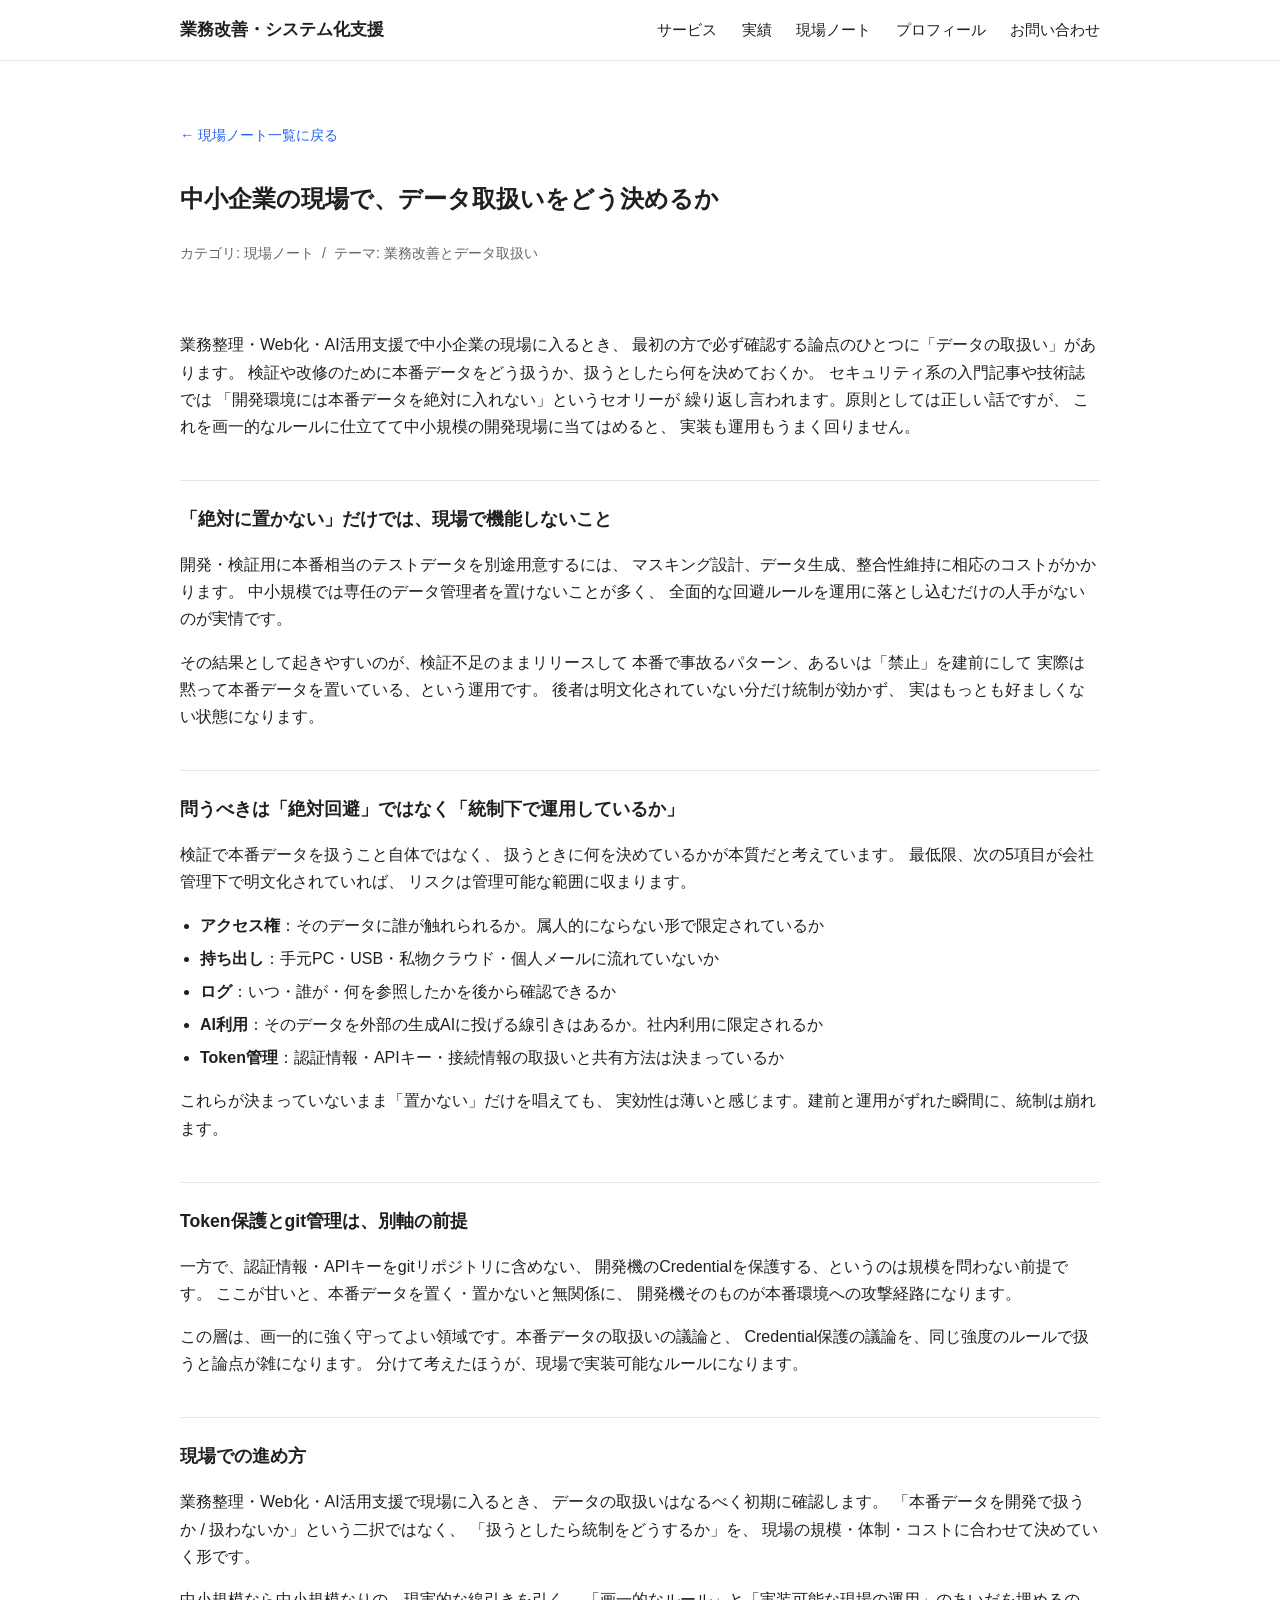
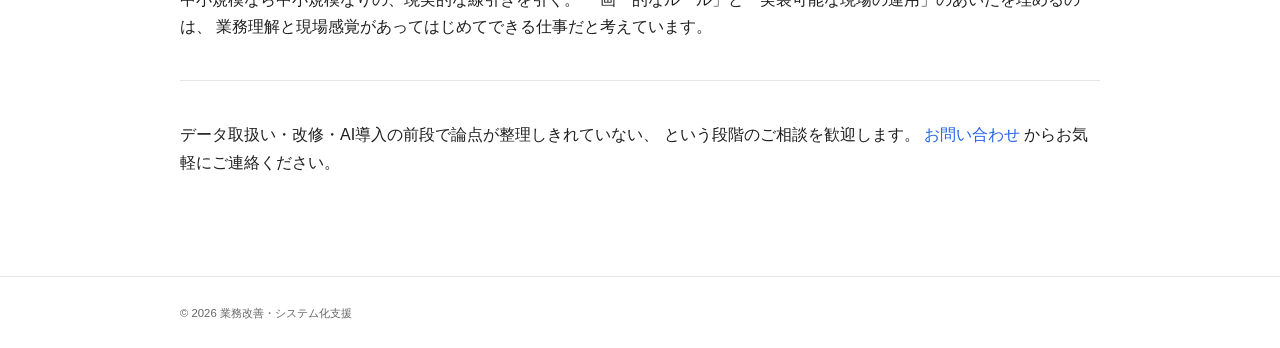
<file: notes/dev-prod-data.html>
<!DOCTYPE html>
<html lang="ja">
<head>
  <meta charset="UTF-8" />
  <meta name="viewport" content="width=device-width, initial-scale=1.0" />
  <title>中小企業の現場で、データ取扱いをどう決めるか | 業務改善・システム化支援</title>
  <meta name="description" content="業務整理・Web化・AI活用支援で中小企業の現場に入るとき、最初に確認する論点のひとつにデータの取扱いがあります。「絶対に置かない」より、アクセス権・持ち出し・ログ・AI利用・Token管理を会社管理下で明文化することのほうが、現場で実効的に回ります。" />
  <link rel="stylesheet" href="../assets/style.css" />
  <!-- Google tag (gtag.js) -->
  <script async src="https://www.googletagmanager.com/gtag/js?id=G-YSGY8PW4ZS"></script>
  <script>
    window.dataLayer = window.dataLayer || [];
    function gtag(){dataLayer.push(arguments);}
    gtag('js', new Date());
    gtag('config', 'G-YSGY8PW4ZS');
  </script>
</head>
<body>
  <header class="site-header">
    <div class="container">
      <a href="../" class="site-title">業務改善・システム化支援</a>
      <nav class="site-nav">
        <a href="../index.html#services">サービス</a>
        <a href="../index.html#works">実績</a>
        <a href="../notes.html">現場ノート</a>
        <a href="../index.html#about">プロフィール</a>
        <a href="../index.html#contact">お問い合わせ</a>
      </nav>
    </div>
  </header>

  <main>
    <section class="section">
      <div class="container">
        <a class="back-link" href="../notes.html">← 現場ノート一覧に戻る</a>
        <h1>中小企業の現場で、データ取扱いをどう決めるか</h1>
        <p class="case-meta">
          <span>カテゴリ: 現場ノート</span>
          <span>テーマ: 業務改善とデータ取扱い</span>
        </p>

        <div class="case-section">
          <p>
            業務整理・Web化・AI活用支援で中小企業の現場に入るとき、
            最初の方で必ず確認する論点のひとつに「データの取扱い」があります。
            検証や改修のために本番データをどう扱うか、扱うとしたら何を決めておくか。
            セキュリティ系の入門記事や技術誌では
            「開発環境には本番データを絶対に入れない」というセオリーが
            繰り返し言われます。原則としては正しい話ですが、
            これを画一的なルールに仕立てて中小規模の開発現場に当てはめると、
            実装も運用もうまく回りません。
          </p>
        </div>

        <div class="case-section">
          <h3>「絶対に置かない」だけでは、現場で機能しないこと</h3>
          <p>
            開発・検証用に本番相当のテストデータを別途用意するには、
            マスキング設計、データ生成、整合性維持に相応のコストがかかります。
            中小規模では専任のデータ管理者を置けないことが多く、
            全面的な回避ルールを運用に落とし込むだけの人手がないのが実情です。
          </p>
          <p>
            その結果として起きやすいのが、検証不足のままリリースして
            本番で事故るパターン、あるいは「禁止」を建前にして
            実際は黙って本番データを置いている、という運用です。
            後者は明文化されていない分だけ統制が効かず、
            実はもっとも好ましくない状態になります。
          </p>
        </div>

        <div class="case-section">
          <h3>問うべきは「絶対回避」ではなく「統制下で運用しているか」</h3>
          <p>
            検証で本番データを扱うこと自体ではなく、
            扱うときに何を決めているかが本質だと考えています。
            最低限、次の5項目が会社管理下で明文化されていれば、
            リスクは管理可能な範囲に収まります。
          </p>
          <ul>
            <li><strong>アクセス権</strong>：そのデータに誰が触れられるか。属人的にならない形で限定されているか</li>
            <li><strong>持ち出し</strong>：手元PC・USB・私物クラウド・個人メールに流れていないか</li>
            <li><strong>ログ</strong>：いつ・誰が・何を参照したかを後から確認できるか</li>
            <li><strong>AI利用</strong>：そのデータを外部の生成AIに投げる線引きはあるか。社内利用に限定されるか</li>
            <li><strong>Token管理</strong>：認証情報・APIキー・接続情報の取扱いと共有方法は決まっているか</li>
          </ul>
          <p>
            これらが決まっていないまま「置かない」だけを唱えても、
            実効性は薄いと感じます。建前と運用がずれた瞬間に、統制は崩れます。
          </p>
        </div>

        <div class="case-section">
          <h3>Token保護とgit管理は、別軸の前提</h3>
          <p>
            一方で、認証情報・APIキーをgitリポジトリに含めない、
            開発機のCredentialを保護する、というのは規模を問わない前提です。
            ここが甘いと、本番データを置く・置かないと無関係に、
            開発機そのものが本番環境への攻撃経路になります。
          </p>
          <p>
            この層は、画一的に強く守ってよい領域です。本番データの取扱いの議論と、
            Credential保護の議論を、同じ強度のルールで扱うと論点が雑になります。
            分けて考えたほうが、現場で実装可能なルールになります。
          </p>
        </div>

        <div class="case-section">
          <h3>現場での進め方</h3>
          <p>
            業務整理・Web化・AI活用支援で現場に入るとき、
            データの取扱いはなるべく初期に確認します。
            「本番データを開発で扱うか / 扱わないか」という二択ではなく、
            「扱うとしたら統制をどうするか」を、
            現場の規模・体制・コストに合わせて決めていく形です。
          </p>
          <p>
            中小規模なら中小規模なりの、現実的な線引きを引く。
            「画一的なルール」と「実装可能な現場の運用」のあいだを埋めるのは、
            業務理解と現場感覚があってはじめてできる仕事だと考えています。
          </p>
        </div>

        <div class="case-section">
          <p>
            データ取扱い・改修・AI導入の前段で論点が整理しきれていない、
            という段階のご相談を歓迎します。
            <a href="../index.html#contact">お問い合わせ</a>
            からお気軽にご連絡ください。
          </p>
        </div>
      </div>
    </section>
  </main>

  <footer class="site-footer">
    <div class="container">
      <small>&copy; <span id="year"></span> 業務改善・システム化支援</small>
    </div>
  </footer>

  <script>
    document.getElementById('year').textContent = new Date().getFullYear();
  </script>
</body>
</html>
</file>
<file: assets/style.css>
:root {
  --color-bg: #ffffff;
  --color-bg-alt: #f7f7f5;
  --color-text: #1f1f1f;
  --color-muted: #666;
  --color-primary: #2563eb;
  --color-border: #e5e5e5;
  --max-width: 960px;
  --radius: 8px;
}

* {
  box-sizing: border-box;
}

html, body {
  margin: 0;
  padding: 0;
}

body {
  font-family: -apple-system, BlinkMacSystemFont, "Helvetica Neue", "Hiragino Sans",
    "Hiragino Kaku Gothic ProN", "Noto Sans JP", Meiryo, sans-serif;
  color: var(--color-text);
  background: var(--color-bg);
  line-height: 1.7;
  font-size: 16px;
}

.container {
  max-width: var(--max-width);
  margin: 0 auto;
  padding: 0 20px;
}

a {
  color: var(--color-primary);
  text-decoration: none;
}
a:hover {
  text-decoration: underline;
}

/* Header */
.site-header {
  border-bottom: 1px solid var(--color-border);
  background: var(--color-bg);
  position: sticky;
  top: 0;
  z-index: 10;
}
.site-header .container {
  display: flex;
  align-items: center;
  justify-content: space-between;
  height: 60px;
}
.site-title {
  color: var(--color-text);
  font-weight: 700;
  font-size: 1.05rem;
}
.site-nav a {
  margin-left: 20px;
  color: var(--color-text);
  font-size: 0.95rem;
}

/* Hero */
.hero {
  padding: 80px 0 60px;
  text-align: left;
}
.hero h1 {
  font-size: 2rem;
  line-height: 1.4;
  margin: 0 0 20px;
}
.hero .lead {
  font-size: 1.1rem;
  color: var(--color-muted);
  margin: 0 0 32px;
}
.btn-primary {
  display: inline-block;
  background: var(--color-primary);
  color: #fff;
  padding: 12px 24px;
  border-radius: var(--radius);
  font-weight: 600;
}
.btn-primary:hover {
  text-decoration: none;
  opacity: 0.9;
}
.btn-secondary {
  display: inline-block;
  background: transparent;
  color: var(--color-primary);
  padding: 12px 24px;
  border: 1px solid var(--color-primary);
  border-radius: var(--radius);
  font-weight: 600;
}
.btn-secondary:hover {
  background: var(--color-primary);
  color: #fff;
  text-decoration: none;
}
.cta-group {
  display: flex;
  gap: 12px;
  flex-wrap: wrap;
  margin-top: 24px;
}

/* Hero: target list */
.target-list {
  margin: 28px 0 0;
  padding: 16px 20px;
  background: var(--color-bg-alt);
  border-left: 3px solid var(--color-primary);
  border-radius: 4px;
}
.target-list-heading {
  margin: 0 0 8px;
  font-weight: 700;
  font-size: 0.95rem;
  color: var(--color-text);
}
.target-list ul {
  margin: 0;
  padding-left: 20px;
  color: var(--color-text);
  font-size: 0.95rem;
}
.target-list li {
  margin-bottom: 4px;
}
.target-list li:last-child {
  margin-bottom: 0;
}

/* Main product */
.main-product-lead {
  font-size: 1.05rem;
  margin: 0 0 24px;
}
.main-product {
  margin: 0 0 28px;
  border: 1px solid var(--color-border);
  border-radius: var(--radius);
  overflow: hidden;
  background: #fff;
}
.main-product > div {
  display: grid;
  grid-template-columns: 140px 1fr;
  border-top: 1px solid var(--color-border);
}
.main-product > div:first-child {
  border-top: none;
}
.main-product dt {
  padding: 14px 16px;
  background: var(--color-bg-alt);
  font-weight: 700;
  font-size: 0.95rem;
  margin: 0;
}
.main-product dd {
  padding: 14px 16px;
  margin: 0;
  font-size: 0.95rem;
  line-height: 1.65;
}

/* Contact fallback */
.contact-fallback {
  margin: 24px 0 8px;
  color: var(--color-muted);
  font-size: 0.9rem;
}

/* Process steps (対応の流れ) */
.process-steps {
  list-style: none;
  counter-reset: step;
  padding: 0;
  margin: 24px 0 0;
}
.process-steps li {
  position: relative;
  counter-increment: step;
  padding: 4px 0 20px 44px;
  border-left: 2px solid var(--color-border);
  margin-left: 16px;
}
.process-steps li:last-child {
  border-left-color: transparent;
  padding-bottom: 0;
}
.process-steps li::before {
  content: counter(step);
  position: absolute;
  left: -17px;
  top: 0;
  width: 32px;
  height: 32px;
  background: var(--color-primary);
  color: #fff;
  border-radius: 50%;
  display: flex;
  align-items: center;
  justify-content: center;
  font-weight: 700;
  font-size: 0.95rem;
}
.process-steps strong {
  display: block;
  font-size: 1.02rem;
  margin-bottom: 4px;
  color: var(--color-text);
}
.process-steps p {
  margin: 0;
  color: var(--color-muted);
  font-size: 0.92rem;
  line-height: 1.6;
}

/* Scope (対応範囲) */
.scope-grid {
  display: grid;
  grid-template-columns: 1fr 1fr;
  gap: 20px;
}
.scope-box {
  background: var(--color-bg-alt);
  border: 1px solid var(--color-border);
  border-radius: var(--radius);
  padding: 20px;
}
.scope-box h3 {
  margin: 0 0 12px;
  font-size: 1.05rem;
}
.scope-yes h3 {
  color: var(--color-primary);
}
.scope-no h3 {
  color: var(--color-muted);
}
.scope-box ul {
  margin: 0;
  padding-left: 20px;
}
.scope-box li {
  margin-bottom: 6px;
  font-size: 0.95rem;
}
.scope-box li:last-child {
  margin-bottom: 0;
}

/* About meta (稼働時期) */
.about-meta {
  margin-top: 20px;
  padding: 10px 16px;
  background: var(--color-bg-alt);
  border-left: 3px solid var(--color-primary);
  border-radius: 4px;
  font-size: 0.95rem;
  width: fit-content;
  max-width: 100%;
}

/* Card featured + labels */
.card-featured {
  border-color: var(--color-primary);
  border-width: 2px;
}
.card-badge {
  display: inline-block;
  background: var(--color-primary);
  color: #fff;
  font-size: 0.75rem;
  padding: 3px 10px;
  border-radius: 10px;
  font-weight: 700;
  margin: 0 0 10px;
}
.card-role {
  margin: 0 0 6px;
  font-size: 0.78rem;
  color: var(--color-muted);
  font-weight: 600;
}

/* FAQ */
.faq-list {
  list-style: none;
  padding: 0;
  margin: 24px 0 0;
}
.faq-list > li {
  border-bottom: 1px solid var(--color-border);
}
.faq-list > li:first-child {
  border-top: 1px solid var(--color-border);
}
.faq-list details {
  padding: 0;
}
.faq-list summary {
  cursor: pointer;
  padding: 16px 4px 16px 32px;
  font-weight: 600;
  font-size: 1rem;
  position: relative;
  list-style: none;
  line-height: 1.5;
}
.faq-list summary::-webkit-details-marker {
  display: none;
}
.faq-list summary::before {
  content: "+";
  position: absolute;
  left: 6px;
  top: 50%;
  transform: translateY(-50%);
  color: var(--color-primary);
  font-weight: 700;
  font-size: 1.25rem;
  line-height: 1;
}
.faq-list details[open] summary::before {
  content: "−";
}
.faq-list details p {
  margin: 0 0 16px;
  padding: 0 4px 0 32px;
  color: var(--color-text);
  font-size: 0.95rem;
  line-height: 1.7;
}

/* Sections */
.section {
  padding: 60px 0;
}
.section-alt {
  background: var(--color-bg-alt);
}
.section h2 {
  font-size: 1.5rem;
  margin: 0 0 28px;
  border-left: 4px solid var(--color-primary);
  padding-left: 12px;
}

/* Cards */
.cards {
  display: grid;
  grid-template-columns: repeat(2, 1fr);
  gap: 20px;
}
.card {
  background: #fff;
  border: 1px solid var(--color-border);
  border-radius: var(--radius);
  padding: 20px;
}
.card h3 {
  margin: 0 0 8px;
  font-size: 1.05rem;
}
.card p {
  margin: 0;
  color: var(--color-muted);
  font-size: 0.95rem;
}

/* Flow diagram (inside service cards) */
.flow {
  display: flex;
  align-items: stretch;
  gap: 4px;
  margin-top: 16px;
}
.flow-box {
  flex: 1 1 0;
  min-width: 0;
  background: var(--color-bg-alt);
  border: 1px solid var(--color-border);
  border-radius: 4px;
  padding: 8px 4px;
  font-size: 0.72rem;
  text-align: center;
  color: var(--color-text);
  line-height: 1.35;
  display: flex;
  align-items: center;
  justify-content: center;
}
.flow-arrow {
  display: flex;
  align-items: center;
  color: var(--color-primary);
  font-weight: 700;
  font-size: 0.9rem;
  flex-shrink: 0;
}

/* Overview diagram (SVG, below services) */
.overview-diagram {
  margin: 48px 0 0;
  padding: 0;
}
.overview-diagram figcaption {
  font-size: 0.95rem;
  color: var(--color-muted);
  text-align: center;
  margin-bottom: 16px;
}
.overview-diagram-wrap {
  overflow-x: auto;
}
.overview-diagram-wrap svg {
  display: block;
  width: 100%;
  min-width: 680px;
  max-width: 920px;
  height: auto;
  margin: 0 auto;
}

/* Works */
.works {
  list-style: none;
  padding: 0;
  margin: 0;
  display: grid;
  gap: 16px;
}
.works li {
  background: #fff;
  border: 1px solid var(--color-border);
  border-radius: var(--radius);
  padding: 20px;
}
.works strong {
  display: block;
  font-size: 1.05rem;
  margin-bottom: 4px;
}
.works span {
  display: block;
  color: var(--color-muted);
  font-size: 0.85rem;
  margin-bottom: 8px;
}
.works p {
  margin: 0;
  font-size: 0.95rem;
}

/* Works link */
.works-link {
  display: inline-block;
  margin-top: 10px;
  font-size: 0.9rem;
}

/* Audience links group (stacked links inside a card) */
.audience-links {
  display: flex;
  flex-direction: column;
  gap: 6px;
  margin-top: 14px;
}
.audience-links .works-link {
  margin-top: 0;
}

/* Guide list (shared by guide-systems / guide-tools / guide-specialists) */
.guide-list {
  list-style: none;
  padding: 0;
  margin: 24px 0 0;
}
.guide-list > li {
  background: #fff;
  border: 1px solid var(--color-border);
  border-radius: var(--radius);
  padding: 18px 20px;
  margin-bottom: 14px;
}
.guide-list > li > strong {
  display: block;
  font-size: 1.05rem;
  margin-bottom: 4px;
}
.guide-list > li > .guide-meta {
  display: block;
  color: var(--color-muted);
  font-size: 0.85rem;
  margin-bottom: 8px;
}
.guide-list > li > p {
  margin: 0 0 8px;
  font-size: 0.95rem;
}
.guide-list .guide-status {
  display: inline-block;
  font-size: 0.75rem;
  padding: 2px 8px;
  border-radius: 10px;
  background: var(--color-bg-alt);
  color: var(--color-muted);
  margin-right: 6px;
}
.guide-list .guide-status-ready {
  background: var(--color-primary);
  color: #fff;
}

/* Case detail page */
.back-link {
  display: inline-block;
  margin-bottom: 12px;
  font-size: 0.9rem;
}
.case-meta {
  color: var(--color-muted);
  font-size: 0.9rem;
  line-height: 1.9;
  margin: 0 0 24px;
}
.case-meta span + span::before {
  content: " / ";
  margin: 0 4px;
}
.case-section {
  padding: 24px 0;
  border-top: 1px solid var(--color-border);
}
.case-section:first-of-type {
  border-top: none;
}
.case-section h3 {
  margin: 0 0 12px;
  font-size: 1.1rem;
}
.case-section ul {
  margin: 0;
  padding-left: 20px;
}
.case-section li {
  margin-bottom: 6px;
}

/* Contact */
.contact-list {
  list-style: none;
  padding: 0;
  margin: 16px 0 0;
  display: grid;
  gap: 8px;
}

/* Footer */
.site-footer {
  border-top: 1px solid var(--color-border);
  padding: 24px 0;
  color: var(--color-muted);
  font-size: 0.85rem;
}

/* Responsive */
@media (max-width: 720px) {
  .hero h1 {
    font-size: 1.5rem;
  }
  .site-nav a {
    margin-left: 12px;
    font-size: 0.85rem;
  }
  .cards {
    grid-template-columns: 1fr;
  }
  .flow-box {
    font-size: 0.8rem;
    padding: 10px 6px;
  }
  .main-product > div {
    grid-template-columns: 1fr;
  }
  .main-product dt {
    border-bottom: 1px solid var(--color-border);
  }
  .cta-group {
    flex-direction: column;
    align-items: flex-start;
  }
  .cta-group .btn-primary,
  .cta-group .btn-secondary {
    width: 100%;
    text-align: center;
  }
  .scope-grid {
    grid-template-columns: 1fr;
  }
}
</file>
